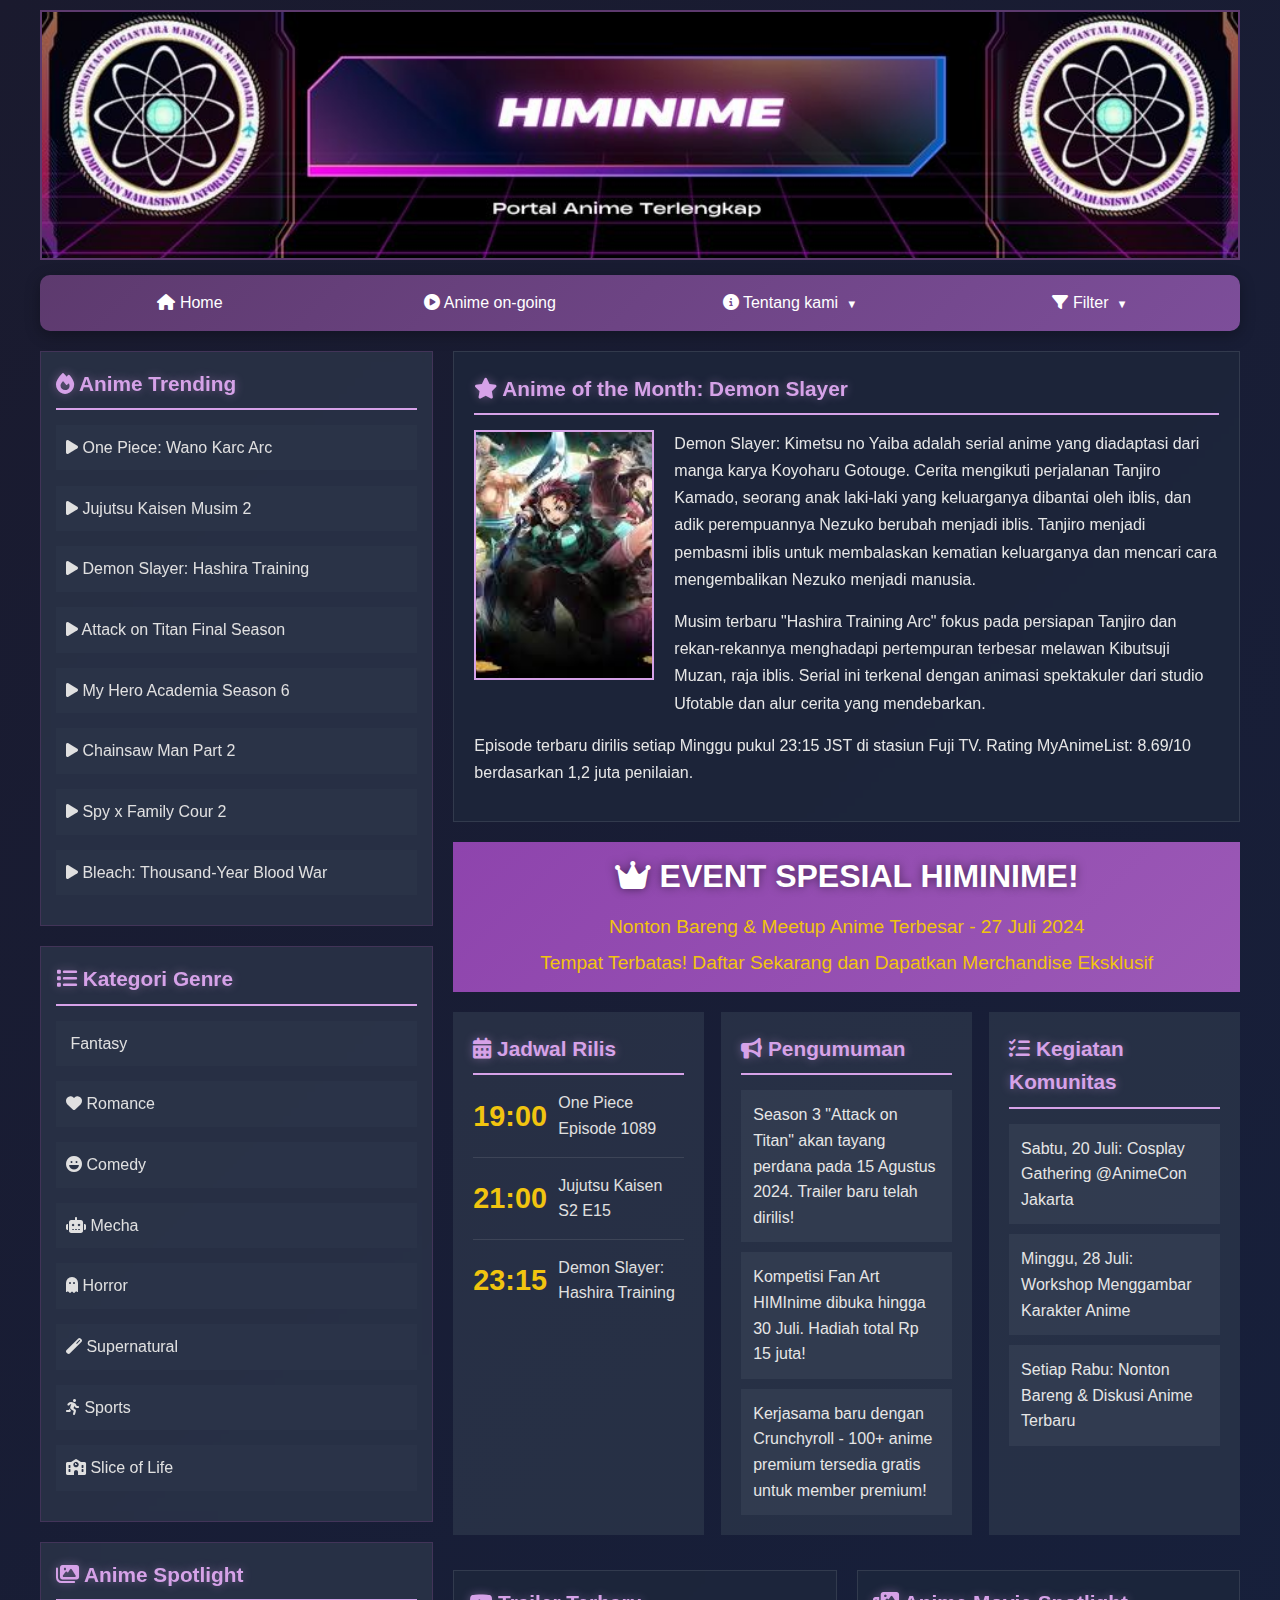
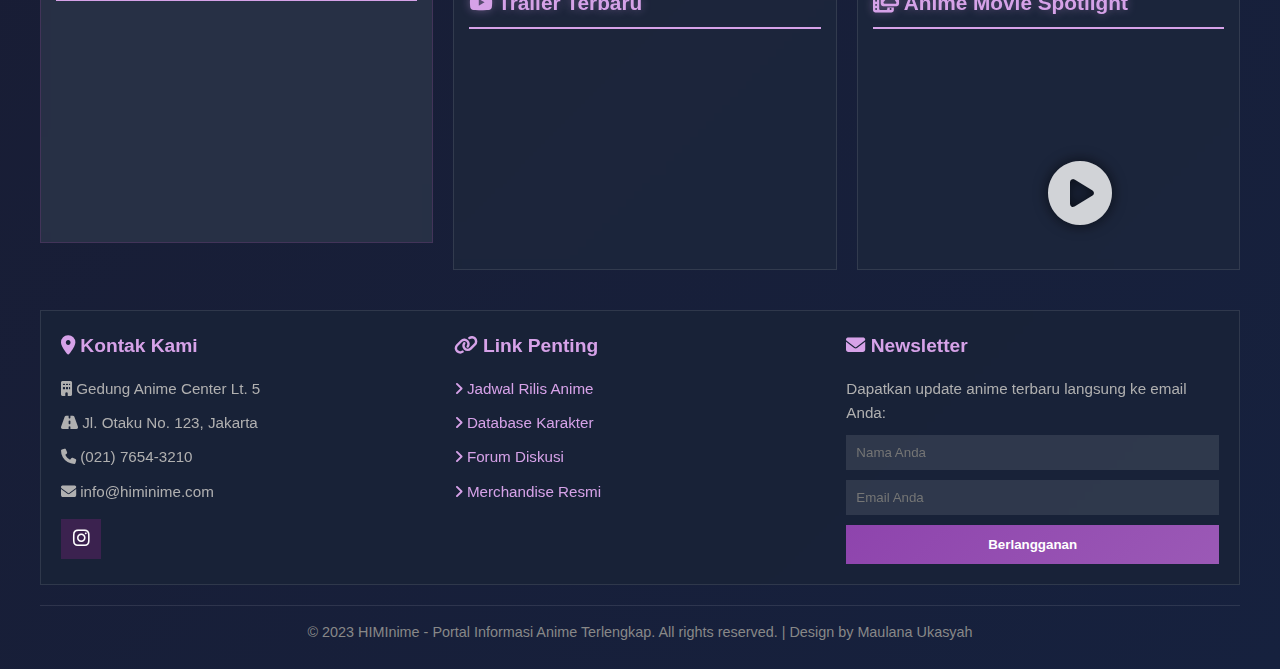
<file: index.html>
<!DOCTYPE html>
<html lang="id">
<head>
    <meta charset="UTF-8">
    <meta name="viewport" content="width=device-width, initial-scale=1.0">
    <title>HIMInime - Portal Anime Terlengkap</title>
    <link rel="stylesheet" href="https://cdnjs.cloudflare.com/ajax/libs/font-awesome/6.4.0/css/all.min.css">
    <link rel="stylesheet" href="style.css">
</head>
<body>
    <div id="wrap">
        <div id="header">
            <img src="/Image/HIMInime.jpg" alt="HIMInime - Portal Anime Terbaik">
        </div><!--header-->
        
        <div id="menu">
            <ul>
                <li><a href="#"><span><i class="fas fa-home"></i> Home</span></a></li>
                <li><a href="/anime on-going/ongoing.html"><span><i class="fas fa-play-circle"></i> Anime on-going</span></a></li>
                <li><a href="#"><span><i class="fas fa-info-circle"></i> Tentang kami</span></a>
                    <ul>
                        <li><a href="/berita/berita.html"><span><i class="fas fa-newspaper"></i> Berita anime</span></a></li>
                        <li><a href="/project/project.html"><span><i class="fas fa-project-diagram"></i> Project</span></a></li>
                        <li><a href="/contact/kontak.html"><span><i class="fas fa-envelope"></i> Contact</span></a></li>
                    </ul>
                </li>
                <li><a href="#"><span><i class="fas fa-filter"></i> Filter</span></a>
                    <ul>
                        <li><a href="/genre/genre.html"><span><i class="fas fa-tags"></i> Genre</span></a></li>
                        <li><a href="/tahun/tahun.html"><span><i class="fas fa-calendar"></i> Tahun</span></a></li>
                    </ul>
                </li>            
            </ul>
        </div><!--menu-->

        <div class="main-content">
            <div id="left">
                <div id="top-left" class="box-section">
                    <div id="title">
                        <i class="fas fa-fire"></i> Anime Trending
                    </div><!--title-->
                    <div id="content-tl">
                        <ul>
                            <li><a href="https://one-piece.com/index.html?utm_source=chatgpt.com"><i class="fas fa-play"></i> One Piece: Wano Karc Arc</a></li>
                            <li><a href="https://jujutsukaisen.jp/?utm_source=chatgpt.com"><i class="fas fa-play"></i> Jujutsu Kaisen Musim 2</a></li>
                            <li><a href="https://demonslayer-anime.com/?utm_source=chatgpt.com"><i class="fas fa-play"></i> Demon Slayer: Hashira Training</a></li>
                            <li><a href="https://www.reddit.com/r/attackontitan/comments/1jo0k2i/attack_on_titan_launches_new_official_website/?utm_source=chatgpt.com"><i class="fas fa-play"></i> Attack on Titan Final Season</a></li>
                            <li><a href="https://heroaca.com/?utm_source=chatgpt.com"><i class="fas fa-play"></i> My Hero Academia Season 6</a></li>
                            <li><a href="https://chainsawman.dog/?utm_source=chatgpt.com"><i class="fas fa-play"></i> Chainsaw Man Part 2</a></li>
                            <li><a href="https://spy-family.net/?utm_source=chatgpt.com"><i class="fas fa-play"></i> Spy x Family Cour 2</a></li>
                            <li><a href="https://bleach-anime.com/?utm_source=chatgpt.com"><i class="fas fa-play"></i> Bleach: Thousand-Year Blood War</a></li>
                        </ul>
                    </div><!--content-tl-->
                </div><!--top-left-->
                
                <div id="midle-left" class="box-section">
                    <div id="title">
                        <i class="fas fa-list"></i> Kategori Genre
                    </div><!--title-->
                    <div id="content-tl">
                        <ul>
                            <li><a href="#"><i class="fas fa-fantasy-flight"></i> Fantasy</a></li>
                            <li><a href="#"><i class="fas fa-heart"></i> Romance</a></li>
                            <li><a href="#"><i class="fas fa-laugh"></i> Comedy</a></li>
                            <li><a href="#"><i class="fas fa-robot"></i> Mecha</a></li>
                            <li><a href="#"><i class="fas fa-ghost"></i> Horror</a></li>
                            <li><a href="#"><i class="fas fa-magic"></i> Supernatural</a></li>
                            <li><a href="#"><i class="fas fa-running"></i> Sports</a></li>
                            <li><a href="#"><i class="fas fa-school"></i> Slice of Life</a></li>
                        </ul>
                    </div><!--content-tl-->
                </div><!--top-left-->
                
                <div id="bottom-left" class="box-section floating">
                    <div id="title">
                        <i class="fas fa-images"></i> Anime Spotlight
                    </div><!--title-->
                    <div id="content-tl">
                        <iframe width="350" height="200" src="https://www.youtube.com/embed/F31mdzcW13w?si=GiUI7X5fhnm3kKSB" title="YouTube video player" frameborder="0" allow="accelerometer; autoplay; clipboard-write; encrypted-media; gyroscope; picture-in-picture; web-share" referrerpolicy="strict-origin-when-cross-origin" allowfullscreen></iframe>
                    </div><!--content-tl-->
                </div><!--top-left-->
            </div><!--left-->
            
            <div id="right">
                <div id="top-right" class="box-section">
                    <div id="title">
                        <i class="fas fa-star"></i> Anime of the Month: Demon Slayer
                    </div>
                    <img src="/Image/kimetsu berita.jpeg" alt="Demon Slayer">
                    <p>Demon Slayer: Kimetsu no Yaiba adalah serial anime yang diadaptasi dari manga karya Koyoharu Gotouge. Cerita mengikuti perjalanan Tanjiro Kamado, seorang anak laki-laki yang keluarganya dibantai oleh iblis, dan adik perempuannya Nezuko berubah menjadi iblis. Tanjiro menjadi pembasmi iblis untuk membalaskan kematian keluarganya dan mencari cara mengembalikan Nezuko menjadi manusia.</p>
                    <p>Musim terbaru "Hashira Training Arc" fokus pada persiapan Tanjiro dan rekan-rekannya menghadapi pertempuran terbesar melawan Kibutsuji Muzan, raja iblis. Serial ini terkenal dengan animasi spektakuler dari studio Ufotable dan alur cerita yang mendebarkan.</p>
                    <p>Episode terbaru dirilis setiap Minggu pukul 23:15 JST di stasiun Fuji TV. Rating MyAnimeList: 8.69/10 berdasarkan 1,2 juta penilaian.</p>
                </div><!--top-right-->
                
                <div id="banner">
                    <div class="banner-content">
                        <h2><i class="fas fa-crown"></i> EVENT SPESIAL HIMINIME!</h2>
                        <p>Nonton Bareng & Meetup Anime Terbesar - 27 Juli 2024</p>
                        <p>Tempat Terbatas! Daftar Sekarang dan Dapatkan Merchandise Eksklusif</p>
                    </div>
                </div><!--banner-->
                
                <div class="grid-section">
                    <div class="grid-item">
                        <div id="title">
                            <i class="fas fa-calendar-alt"></i> Jadwal Rilis
                        </div>
                        <div class="jadwal-item">
                            <h1>19:00</h1>
                            <span><a href="#">One Piece Episode 1089</a></span>
                        </div>
                        <div class="jadwal-item">
                            <h1>21:00</h1>
                            <span><a href="#">Jujutsu Kaisen S2 E15</a></span>
                        </div>
                        <div class="jadwal-item">
                            <h1>23:15</h1>
                            <span><a href="#">Demon Slayer: Hashira Training</a></span>
                        </div>
                    </div>
                    
                    <div class="grid-item">
                        <div id="title">
                            <i class="fas fa-bullhorn"></i> Pengumuman
                        </div>
                        <div class="kegiatan-item">
                            <p>Season 3 "Attack on Titan" akan tayang perdana pada 15 Agustus 2024. Trailer baru telah dirilis!</p>
                        </div>
                        <div class="kegiatan-item">
                            <p>Kompetisi Fan Art HIMInime dibuka hingga 30 Juli. Hadiah total Rp 15 juta!</p>
                        </div>
                        <div class="kegiatan-item">
                            <p>Kerjasama baru dengan Crunchyroll - 100+ anime premium tersedia gratis untuk member premium!</p>
                        </div>
                    </div>
                    
                    <div class="grid-item">
                        <div id="title">
                            <i class="fas fa-tasks"></i> Kegiatan Komunitas
                        </div>
                        <div class="kegiatan-item">
                            <p>Sabtu, 20 Juli: Cosplay Gathering @AnimeCon Jakarta</p>
                        </div>
                        <div class="kegiatan-item">
                            <p>Minggu, 28 Juli: Workshop Menggambar Karakter Anime</p>
                        </div>
                        <div class="kegiatan-item">
                            <p>Setiap Rabu: Nonton Bareng & Diskusi Anime Terbaru</p>
                        </div>
                    </div>
                </div>
                
                <div class="bottom-content">
                    <div class="bottom-item">
                        <div id="title">
                            <i class="fab fa-youtube"></i> Trailer Terbaru
                        </div>
                        <iframe src="https://www.youtube.com/embed/VQGCKyvzIM4" title="Jujutsu Kaisen Trailer" allowfullscreen></iframe>
                    </div>
                    
                    <div class="bottom-item">
                        <div id="title">
                            <i class="fas fa-photo-video"></i> Anime Movie Spotlight
                        </div>
                        <div class="video-container">
                           <iframe width="350" height="200" src="https://www.youtube.com/embed/uXr9Ha9qRHE?si=ZjCrXdvlyeaPJ13T" title="YouTube video player" frameborder="0" allow="accelerometer; autoplay; clipboard-write; encrypted-media; gyroscope; picture-in-picture; web-share" referrerpolicy="strict-origin-when-cross-origin" allowfullscreen></iframe>
                            <div class="play-icon">
                                <i class="fas fa-play-circle"></i>
                            </div>
                        </div>
                    </div>
                </div>
            </div><!--right-->
        </div><!--main-content-->
        
        <div id="footer">
            <div class="footer-section">
                <h3><i class="fas fa-map-marker-alt"></i> Kontak Kami</h3>
                <p><i class="fas fa-building"></i> Gedung Anime Center Lt. 5</p>
                <p><i class="fas fa-road"></i> Jl. Otaku No. 123, Jakarta</p>
                <p><i class="fas fa-phone"></i> (021) 7654-3210</p>
                <p><i class="fas fa-envelope"></i> info@himinime.com</p>
                <div class="social-links">
                    <a href="https://www.instagram.com/saare.___/"><i class="fab fa-instagram"></i></a>
                </div>
            </div>
            
            <div class="footer-section">
                <h3><i class="fas fa-link"></i> Link Penting</h3>
                <p><a href="/jadwal rilis anime/jadwal.html"><i class="fas fa-angle-right"></i> Jadwal Rilis Anime</a></p>
                <p><a href="/database karakter/database.html"><i class="fas fa-angle-right"></i> Database Karakter</a></p>
                <p><a href="/forun diskusi/diskusi.html"><i class="fas fa-angle-right"></i> Forum Diskusi</a></p>
                <p><a href="/merchandise resmi/merchandise.html"><i class="fas fa-angle-right"></i> Merchandise Resmi</a></p>
            </div>
            
            <div class="footer-section">
                <h3><i class="fas fa-envelope"></i> Newsletter</h3>
                <p>Dapatkan update anime terbaru langsung ke email Anda:</p>
                <form>
                    <input type="text" placeholder="Nama Anda">
                    <input type="email" placeholder="Email Anda">
                    <button type="submit">Berlangganan</button>
                </form>
            </div>
        </div>
        
        <div class="copyright">
            &copy; 2023 HIMInime - Portal Informasi Anime Terlengkap. All rights reserved. | Design by Maulana Ukasyah
        </div>
    </div><!--wrap-->
</body>
</html>
</file>
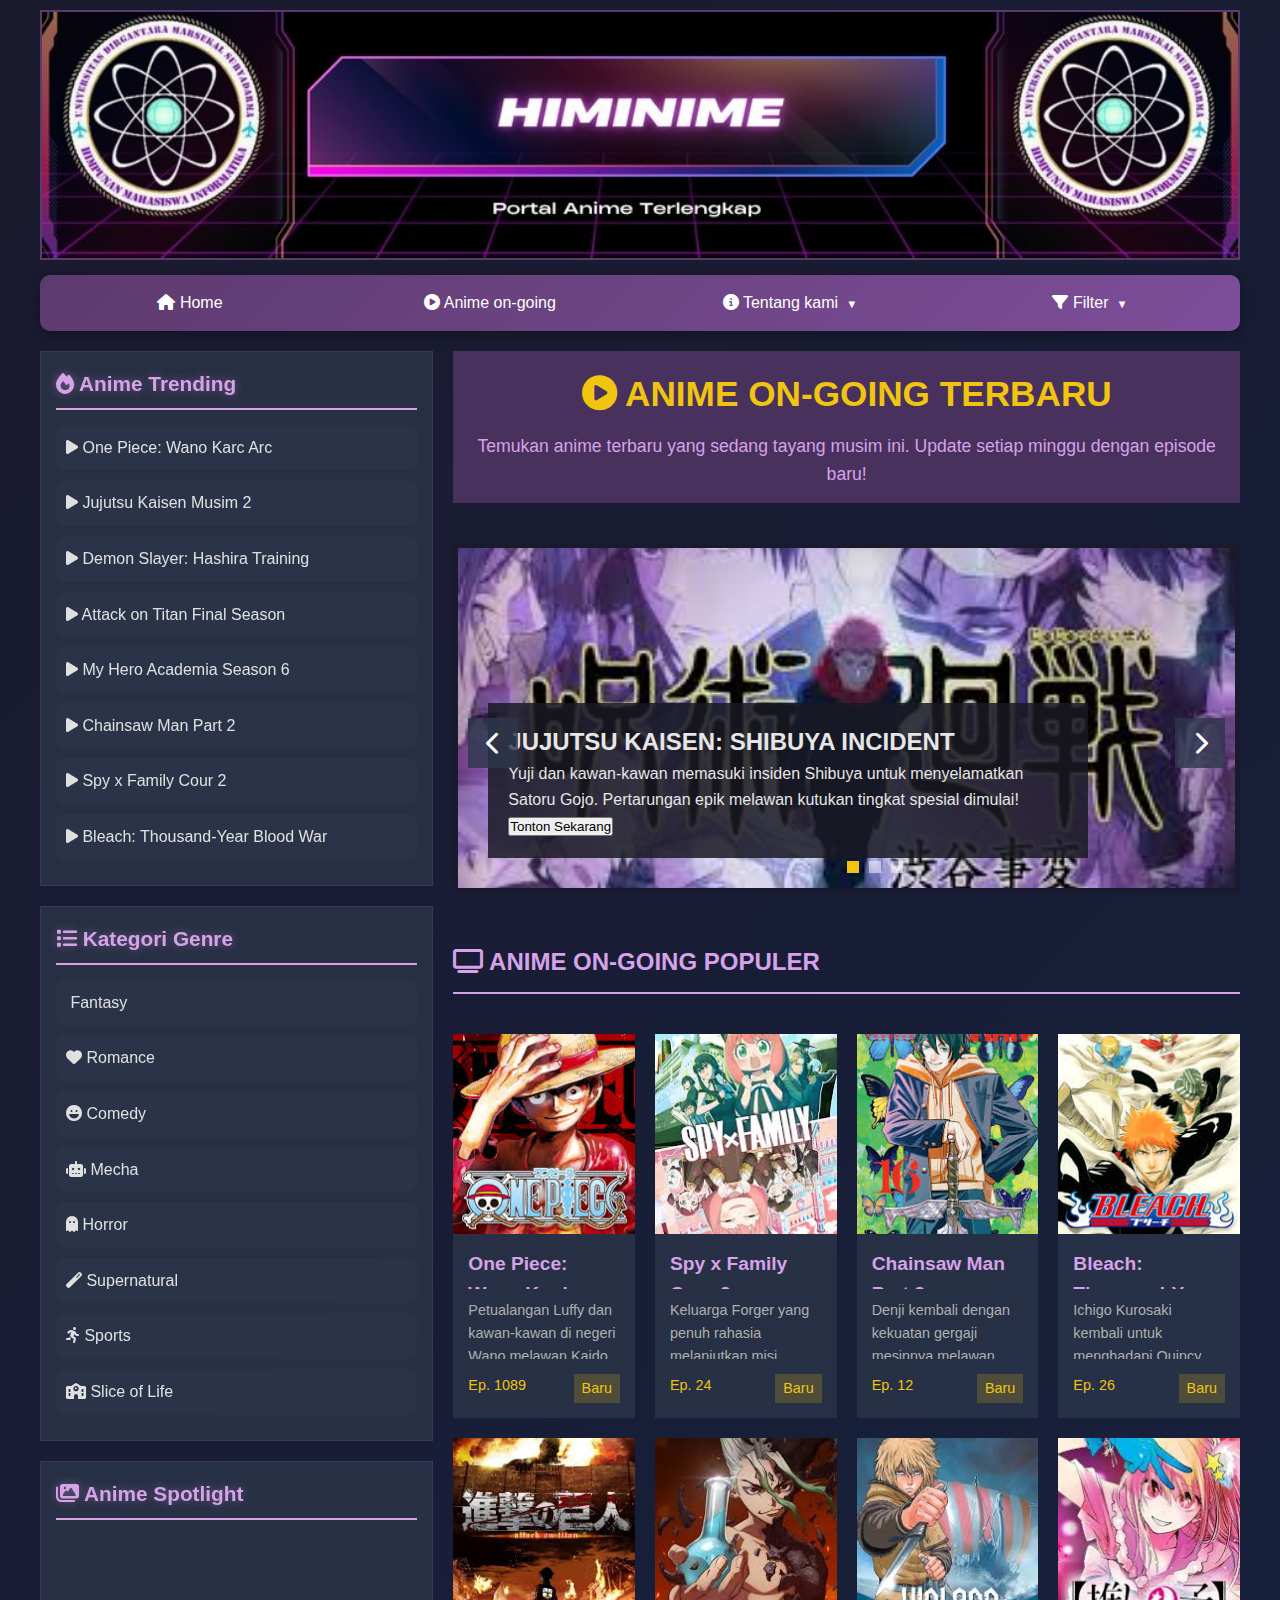
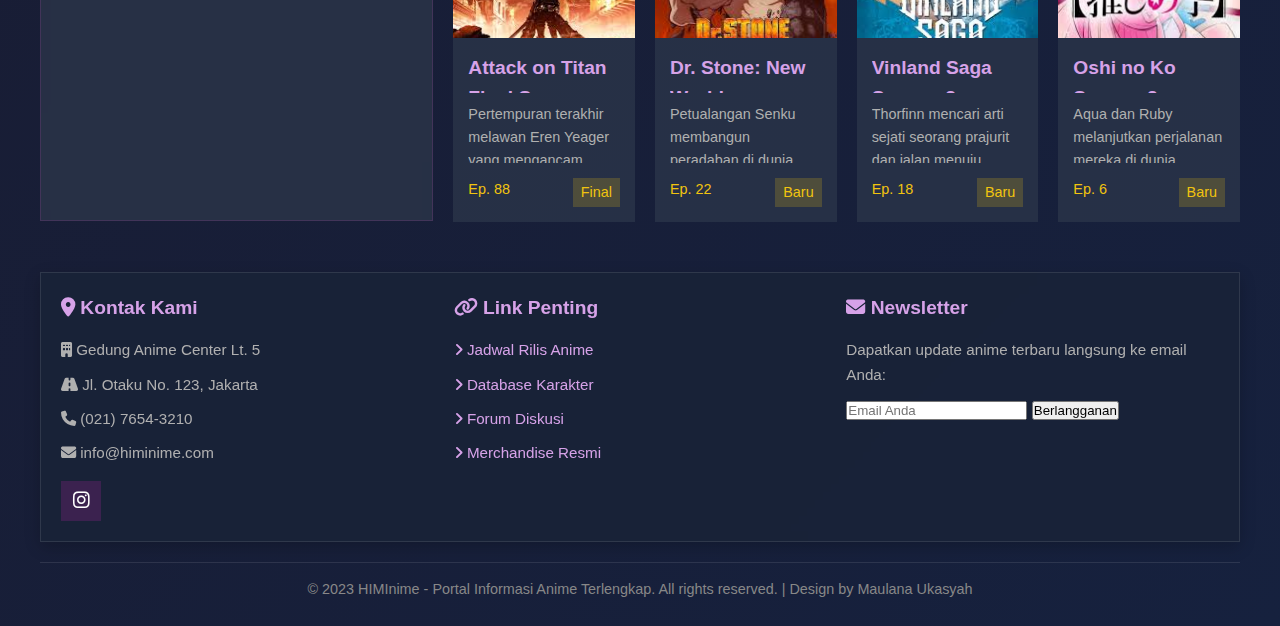
<file: anime on-going/ongoing.html>
<!DOCTYPE html>
<html lang="id">
<head>
    <meta charset="UTF-8">
    <meta name="viewport" content="width=device-width, initial-scale=1.0">
    <title>Anime Ongoing - HIMInime</title>
    <link rel="stylesheet" href="https://cdnjs.cloudflare.com/ajax/libs/font-awesome/6.4.0/css/all.min.css">
    <link rel="stylesheet" href="ongoing.css">
</head>
<body>
    <div id="wrap">
        <div id="header">
            <img src="/Image/HIMInime.jpg" alt="HIMInime - Portal Anime Terbaik">
        </div>
        
        <div id="menu">
            <ul>
                <li><a href="/beranda/index.html"><span><i class="fas fa-home"></i> Home</span></a></li>
                <li><a href="#" class="active"><span><i class="fas fa-play-circle"></i> Anime on-going</span></a></li>
                <li>
                    <a href="#"><span><i class="fas fa-info-circle"></i> Tentang kami</span></a>
                    <ul>
                        <li><a href="/berita/berita.html"><span><i class="fas fa-newspaper"></i> Berita Anime</span></a></li>
                        <li><a href="/project/project.html"><span><i class="fas fa-project-diagram"></i> Project</span></a></li>
                        <li><a href="/contact/kontak.html"><span><i class="fas fa-envelope"></i> Kontak</span></a></li>
                    </ul>
                </li>
                <li>
                    <a href="#"><span><i class="fas fa-filter"></i> Filter</span></a>
                    <ul>
                        <li><a href="/genre/genre.html"><span><i class="fas fa-tags"></i> Genre</span></a></li>
                        <li><a href="/tahun/tahun.html"><span><i class="fas fa-calendar"></i> Tahun</span></a></li>
                    </ul>
                </li>            
            </ul>
        </div>

        <div class="main-content">
            <div id="left">
                <div id="top-left" class="box-section">
                    <div id="title">
                        <i class="fas fa-fire"></i> Anime Trending
                    </div>
                    <div id="content-tl">
                        <ul>
                            <li><a href="https://one-piece.com/index.html?utm_source=chatgpt.com"><i class="fas fa-play"></i> One Piece: Wano Karc Arc</a></li>
                            <li><a href="https://jujutsukaisen.jp/?utm_source=chatgpt.com"><i class="fas fa-play"></i> Jujutsu Kaisen Musim 2</a></li>
                            <li><a href="https://demonslayer-anime.com/?utm_source=chatgpt.com"><i class="fas fa-play"></i> Demon Slayer: Hashira Training</a></li>
                            <li><a href="https://www.reddit.com/r/attackontitan/comments/1jo0k2i/attack_on_titan_launches_new_official_website/?utm_source=chatgpt.com"><i class="fas fa-play"></i> Attack on Titan Final Season</a></li>
                            <li><a href="https://heroaca.com/?utm_source=chatgpt.com"><i class="fas fa-play"></i> My Hero Academia Season 6</a></li>
                            <li><a href="https://chainsawman.dog/?utm_source=chatgpt.com"><i class="fas fa-play"></i> Chainsaw Man Part 2</a></li>
                            <li><a href="https://spy-family.net/?utm_source=chatgpt.com"><i class="fas fa-play"></i> Spy x Family Cour 2</a></li>
                            <li><a href="https://bleach-anime.com/?utm_source=chatgpt.com"><i class="fas fa-play"></i> Bleach: Thousand-Year Blood War</a></li>
                        </ul>
                    </div>
                </div>
                
                <div id="midle-left" class="box-section">
                    <div id="title">
                        <i class="fas fa-list"></i> Kategori Genre
                    </div>
                    <div id="content-tl">
                        <ul>
                            <li><a href="#"><i class="fas fa-fantasy-flight"></i> Fantasy</a></li>
                            <li><a href="#"><i class="fas fa-heart"></i> Romance</a></li>
                            <li><a href="#"><i class="fas fa-laugh"></i> Comedy</a></li>
                            <li><a href="#"><i class="fas fa-robot"></i> Mecha</a></li>
                            <li><a href="#"><i class="fas fa-ghost"></i> Horror</a></li>
                            <li><a href="#"><i class="fas fa-magic"></i> Supernatural</a></li>
                            <li><a href="#"><i class="fas fa-running"></i> Sports</a></li>
                            <li><a href="#"><i class="fas fa-school"></i> Slice of Life</a></li>
                        </ul>
                    </div>
                </div>
                
                <div id="bottom-left" class="box-section floating">
                    <div id="title">
                        <i class="fas fa-images"></i> Anime Spotlight
                    </div>
                    <div id="content-tl">
                     <iframe width="350" height="270" src="https://www.youtube.com/embed/YvGSK8mIlt8?si=3q06Q4aAhonwNfKm" title="YouTube video player" frameborder="0" allow="accelerometer; autoplay; clipboard-write; encrypted-media; gyroscope; picture-in-picture; web-share" referrerpolicy="strict-origin-when-cross-origin" allowfullscreen></iframe>
                    </div>
                </div>
            </div>
            
            <div id="right">
                <div class="ongoing-header">
                    <h1><i class="fas fa-play-circle"></i> ANIME ON-GOING TERBARU</h1>
                    <p>Temukan anime terbaru yang sedang tayang musim ini. Update setiap minggu dengan episode baru!</p>
                </div>
                
                <input type="radio" name="carousel" id="slide1" checked>
                <input type="radio" name="carousel" id="slide2">
                <input type="radio" name="carousel" id="slide3">
                
                <div class="carousel-container">
                    <div class="carousel">
                        <div class="carousel-slide">
                            <div class="carousel-info">
                                <h2>JUJUTSU KAISEN: SHIBUYA INCIDENT</h2>
                                <p>Yuji dan kawan-kawan memasuki insiden Shibuya untuk menyelamatkan Satoru Gojo. Pertarungan epik melawan kutukan tingkat spesial dimulai!</p>
                                <button class="carousel-btn">Tonton Sekarang</button>
                            </div>
                        </div>
                        
                        <div class="carousel-slide">
                            <div class="carousel-info">
                                <h2>DEMON SLAYER: HASHIRA TRAINING ARC</h2>
                                <p>Tanjiro mengikuti pelatihan intensif bersama para Hashira untuk mempersiapkan pertarungan terakhir melawan Muzan Kibutsuji.</p>
                                <button class="carousel-btn">Tonton Sekarang</button>
                            </div>
                        </div>
                        
                        <div class="carousel-slide">
                            <div class="carousel-info">
                                <h2>MY HERO ACADEMIA SEASON 7</h2>
                                <p>Musim terakhir My Hero Academia dimulai! Pertarungan terakhir antara pahlawan dan pasukan All For One mencapai klimaksnya.</p>
                                <button class="carousel-btn">Tonton Sekarang</button>
                            </div>
                        </div>
                    </div>
                    
                    <div class="carousel-controls">
                        <label for="slide1" class="carousel-btn-prev"><i class="fas fa-chevron-left"></i></label>
                        <label for="slide3" class="carousel-btn-next"><i class="fas fa-chevron-right"></i></label>
                    </div>
                    
                    <div class="carousel-indicators">
                        <label for="slide1" class="indicator"></label>
                        <label for="slide2" class="indicator"></label>
                        <label for="slide3" class="indicator"></label>
                    </div>
                </div>
                
                <h2 class="title" style="color: #d6a2e8; margin-bottom: 20px; padding-bottom: 10px; border-bottom: 2px solid #d6a2e8;">
                    <i class="fas fa-tv"></i> ANIME ON-GOING POPULER
                </h2>
                
                <div class="anime-cards-container">
                    <div class="anime-card">
                        <div class="anime-card-img">
                            <img src="/Image/wanpis.jpeg" alt="One Piece">
                        </div>
                        <div class="anime-card-content">
                            <h3>One Piece: Wano Kuni</h3>
                            <p>Petualangan Luffy dan kawan-kawan di negeri Wano melawan Kaido dan Orochi.</p>
                            <div class="anime-card-info">
                                <span>Ep. 1089</span>
                                <span class="anime-card-episode">Baru</span>
                            </div>
                        </div>
                    </div>
                    
                    <div class="anime-card">
                        <div class="anime-card-img">
                            <img src="/Image/anyaa.jpeg" alt="Spy x Family">
                        </div>
                        <div class="anime-card-content">
                            <h3>Spy x Family Cour 2</h3>
                            <p>Keluarga Forger yang penuh rahasia melanjutkan misi mereka menjaga perdamaian.</p>
                            <div class="anime-card-info">
                                <span>Ep. 24</span>
                                <span class="anime-card-episode">Baru</span>
                            </div>
                        </div>
                    </div>
                    
                    <div class="anime-card">
                        <div class="anime-card-img">
                            <img src="/Image/makima.jpeg" alt="Chainsaw Man">
                        </div>
                        <div class="anime-card-content">
                            <h3>Chainsaw Man Part 2</h3>
                            <p>Denji kembali dengan kekuatan gergaji mesinnya melawan setan yang lebih kuat.</p>
                            <div class="anime-card-info">
                                <span>Ep. 12</span>
                                <span class="anime-card-episode">Baru</span>
                            </div>
                        </div>
                    </div>
                    
                    <div class="anime-card">
                        <div class="anime-card-img">
                            <img src="/Image/blich.jpeg" alt="Bleach">
                        </div>
                        <div class="anime-card-content">
                            <h3>Bleach: Thousand-Year Blood War</h3>
                            <p>Ichigo Kurosaki kembali untuk menghadapi Quincy terkuat, Yhwach.</p>
                            <div class="anime-card-info">
                                <span>Ep. 26</span>
                                <span class="anime-card-episode">Baru</span>
                            </div>
                        </div>
                    </div>
                    
                    <div class="anime-card">
                        <div class="anime-card-img">
                            <img src="/Image/eren.jpeg" alt="Attack on Titan">
                        </div>
                        <div class="anime-card-content">
                            <h3>Attack on Titan Final Season</h3>
                            <p>Pertempuran terakhir melawan Eren Yeager yang mengancam dunia.</p>
                            <div class="anime-card-info">
                                <span>Ep. 88</span>
                                <span class="anime-card-episode">Final</span>
                            </div>
                        </div>
                    </div>
                    
                    <div class="anime-card">
                        <div class="anime-card-img">
                            <img src="/Image/senku.jpeg" alt="Dr. Stone">
                        </div>
                        <div class="anime-card-content">
                            <h3>Dr. Stone: New World</h3>
                            <p>Petualangan Senku membangun peradaban di dunia yang membatu.</p>
                            <div class="anime-card-info">
                                <span>Ep. 22</span>
                                <span class="anime-card-episode">Baru</span>
                            </div>
                        </div>
                    </div>
                    
                    <div class="anime-card">
                        <div class="anime-card-img">
                            <img src="/Image/saga.jpeg" alt="Vinland Saga">
                        </div>
                        <div class="anime-card-content">
                            <h3>Vinland Saga Season 2</h3>
                            <p>Thorfinn mencari arti sejati seorang prajurit dan jalan menuju Vinland.</p>
                            <div class="anime-card-info">
                                <span>Ep. 18</span>
                                <span class="anime-card-episode">Baru</span>
                            </div>
                        </div>
                    </div>
                    
                    <div class="anime-card">
                        <div class="anime-card-img">
                            <img src="/Image/ai.jpeg" alt="Oshi no Ko">
                        </div>
                        <div class="anime-card-content">
                            <h3>Oshi no Ko Season 2</h3>
                            <p>Aqua dan Ruby melanjutkan perjalanan mereka di dunia hiburan yang keras.</p>
                            <div class="anime-card-info">
                                <span>Ep. 6</span>
                                <span class="anime-card-episode">Baru</span>
                            </div>
                        </div>
                    </div>
                </div>
            </div>
        </div>
        
        <div id="footer">
            <div class="footer-section">
                <h3><i class="fas fa-map-marker-alt"></i> Kontak Kami</h3>
                <p><i class="fas fa-building"></i> Gedung Anime Center Lt. 5</p>
                <p><i class="fas fa-road"></i> Jl. Otaku No. 123, Jakarta</p>
                <p><i class="fas fa-phone"></i> (021) 7654-3210</p>
                <p><i class="fas fa-envelope"></i> info@himinime.com</p>
                <div class="social-links">
                    <a href="https://www.instagram.com/saare.___/"><i class="fab fa-instagram"></i></a>
                </div>
            </div>
            
            <div class="footer-section">
                <h3><i class="fas fa-link"></i> Link Penting</h3>
                <p><a href="/jadwal rilis anime/jadwal.html"><i class="fas fa-angle-right"></i> Jadwal Rilis Anime</a></p>
                <p><a href="/database karakter/database.html"><i class="fas fa-angle-right"></i> Database Karakter</a></p>
                <p><a href="/forun diskusi/diskusi.html"><i class="fas fa-angle-right"></i> Forum Diskusi</a></p>
                <p><a href="/merchandise resmi/merchandise.html"><i class="fas fa-angle-right"></i> Merchandise Resmi</a></p>
            </div>
            
            <div class="footer-section">
                <h3><i class="fas fa-envelope"></i> Newsletter</h3>
                <p>Dapatkan update anime terbaru langsung ke email Anda:</p>
                <form>
                    <input type="email" placeholder="Email Anda">
                    <button type="submit">Berlangganan</button>
                </form>
            </div>
        </div>
        
        <div class="copyright">
            &copy; 2023 HIMInime - Portal Informasi Anime Terlengkap. All rights reserved. | Design by Maulana Ukasyah
        </div>
    </div>
</body>
</html>
</file>
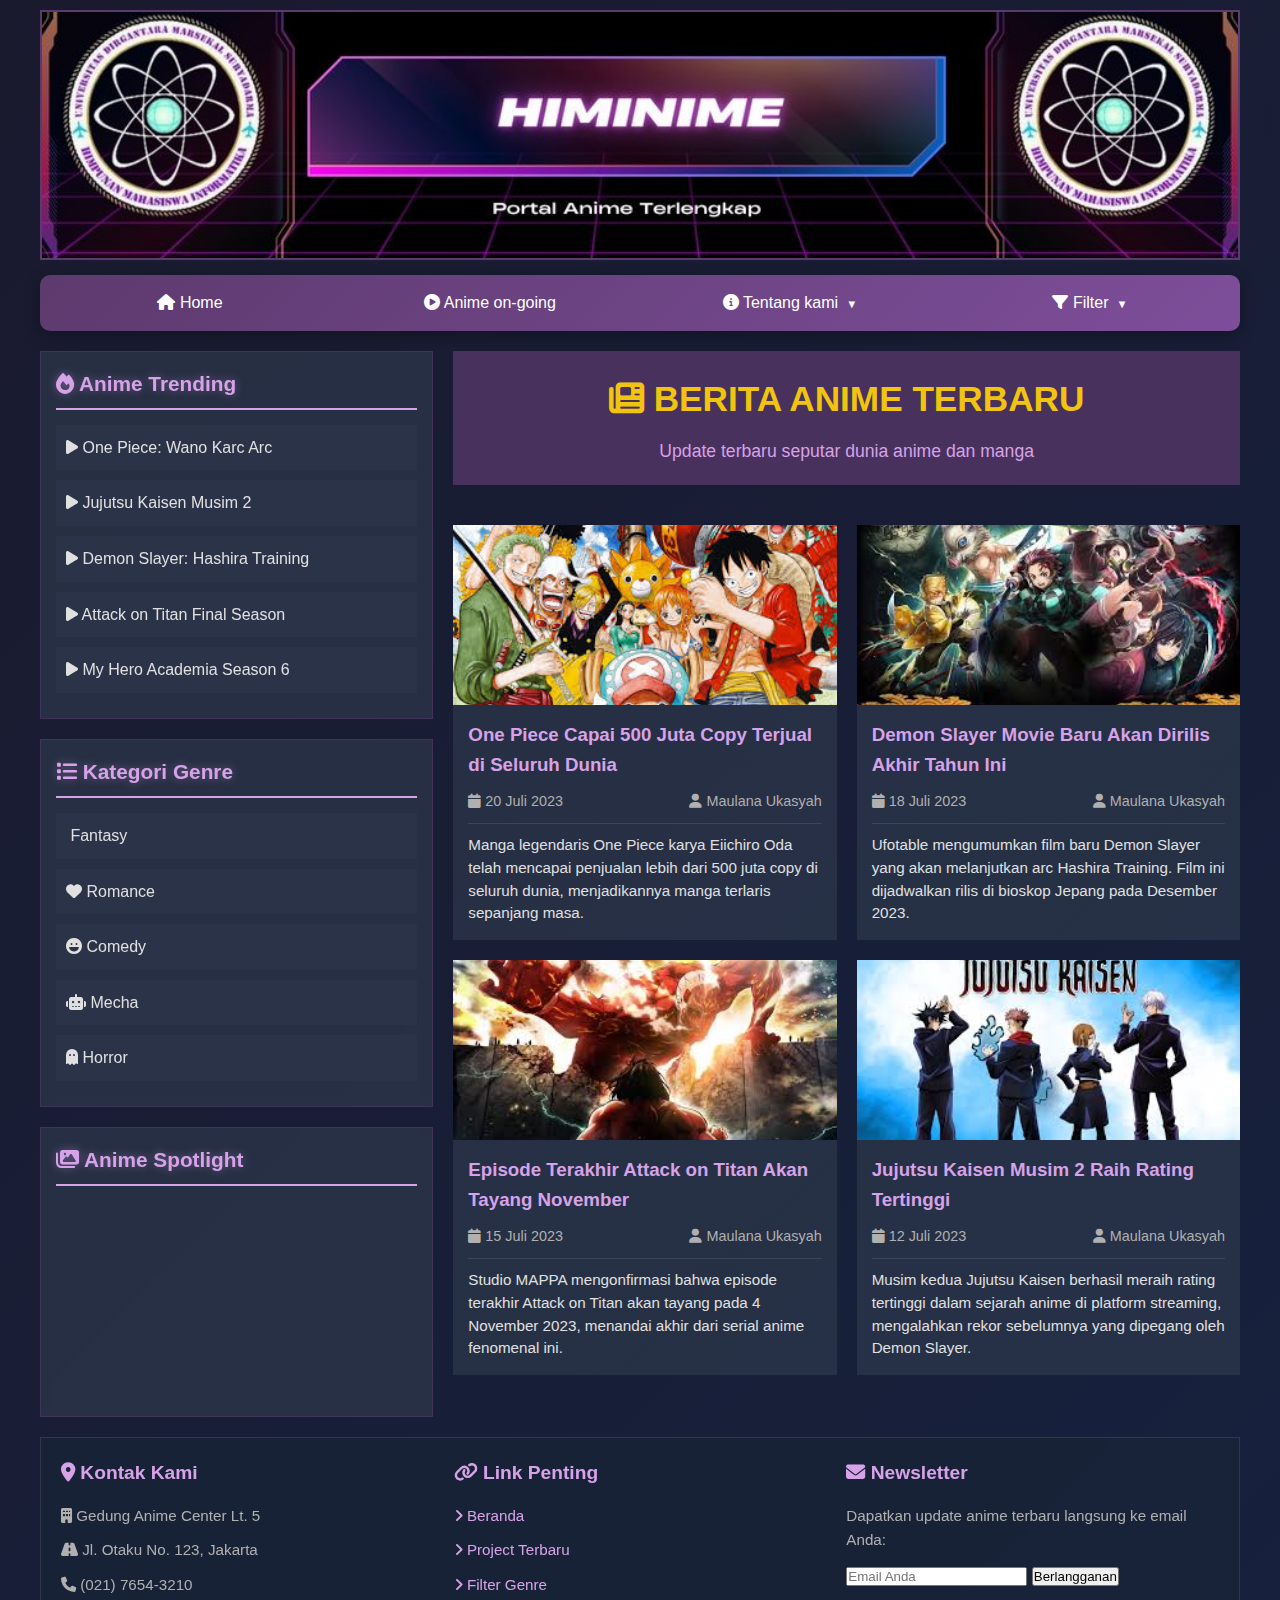
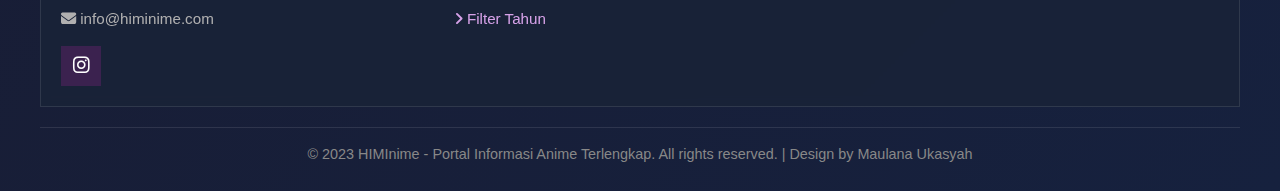
<file: berita/berita.html>
<!-- berita.html -->
<!DOCTYPE html>
<html lang="id">
<head>
    <meta charset="UTF-8">
    <meta name="viewport" content="width=device-width, initial-scale=1.0">
    <title>Berita Anime - HIMInime</title>
    <link rel="stylesheet" href="https://cdnjs.cloudflare.com/ajax/libs/font-awesome/6.4.0/css/all.min.css">
  <link rel="stylesheet" href="berita.css">
</head>
<body>
    <div id="wrap">
        <div id="header">
            <img src="/Image/HIMInime.jpg" alt="HIMInime - Portal Anime Terbaik">
        </div>
        
        <div id="menu">
            <ul>
                <li><a href="/beranda/index.html"><span><i class="fas fa-home"></i> Home</span></a></li>
                <li><a href="/anime on-going/ongoing.html"><span><i class="fas fa-play-circle"></i> Anime on-going</span></a></li>
                <li>
                    <a href="#"><span><i class="fas fa-info-circle"></i> Tentang kami</span></a>
                    <ul>
                        <li><a href="#" class="active"><span><i class="fas fa-newspaper"></i> Berita Anime</span></a></li>
                        <li><a href="/project/project.html"><span><i class="fas fa-project-diagram"></i> Project</span></a></li>
                        <li><a href="/contact/kontak.html"><span><i class="fas fa-envelope"></i> Kontak</span></a></li>
                    </ul>
                </li>
                <li>
                    <a href="#"><span><i class="fas fa-filter"></i> Filter</span></a>
                    <ul>
                        <li><a href="/genre/genre.html"><span><i class="fas fa-tags"></i> Genre</span></a></li>
                        <li><a href="/tahun/tahun.html"><span><i class="fas fa-calendar"></i> Tahun</span></a></li>
                    </ul>
                </li>            
            </ul>
        </div>

        <div class="main-content">
            <div id="left">
                <div id="top-left" class="box-section">
                    <div class="section-title">
                        <i class="fas fa-fire"></i> Anime Trending
                    </div>
                    <div id="content-tl">
                        <ul>
                            <li><a href="https://one-piece.com/index.html?utm_source=chatgpt.com"><i class="fas fa-play"></i> One Piece: Wano Karc Arc</a></li>
                            <li><a href="https://jujutsukaisen.jp/?utm_source=chatgpt.com"><i class="fas fa-play"></i> Jujutsu Kaisen Musim 2</a></li>
                            <li><a href="https://demonslayer-anime.com/?utm_source=chatgpt.com"><i class="fas fa-play"></i> Demon Slayer: Hashira Training</a></li>
                            <li><a href="https://www.reddit.com/r/attackontitan/comments/1jo0k2i/attack_on_titan_launches_new_official_website/?utm_source=chatgpt.com"><i class="fas fa-play"></i> Attack on Titan Final Season</a></li>
                            <li><a href="https://heroaca.com/?utm_source=chatgpt.com"><i class="fas fa-play"></i> My Hero Academia Season 6</a></li>
                        </ul>
                    </div>
                </div>
                
                <div id="midle-left" class="box-section">
                    <div class="section-title">
                        <i class="fas fa-list"></i> Kategori Genre
                    </div>
                    <div id="content-tl">
                        <ul>
                            <li><a href="#"><i class="fas fa-fantasy-flight"></i> Fantasy</a></li>
                            <li><a href="#"><i class="fas fa-heart"></i> Romance</a></li>
                            <li><a href="#"><i class="fas fa-laugh"></i> Comedy</a></li>
                            <li><a href="#"><i class="fas fa-robot"></i> Mecha</a></li>
                            <li><a href="#"><i class="fas fa-ghost"></i> Horror</a></li>
                        </ul>
                    </div>
                </div>
                
                <div id="bottom-left" class="box-section floating">
                    <div class="section-title">
                        <i class="fas fa-images"></i> Anime Spotlight
                    </div>
                    <div id="content-tl">
                      <iframe width="350" height="200" src="https://www.youtube.com/embed/M-3YqJA6UlM?si=v1_NBEZHH4dlAItS" title="YouTube video player" frameborder="0" allow="accelerometer; autoplay; clipboard-write; encrypted-media; gyroscope; picture-in-picture; web-share" referrerpolicy="strict-origin-when-cross-origin" allowfullscreen></iframe>
                    </div>
                </div>
            </div>
            
            <div id="right">
                <div class="page-header">
                    <h1><i class="fas fa-newspaper"></i> BERITA ANIME TERBARU</h1>
                    <p>Update terbaru seputar dunia anime dan manga</p>
                </div>
                
                <div class="berita-container">
                    <div class="berita-item">
                        <div class="berita-img">
                            <img src="/Image/wanpis berita.jpeg" alt="One Piece">
                        </div>
                        <div class="berita-content">
                            <h3>One Piece Capai 500 Juta Copy Terjual di Seluruh Dunia</h3>
                            <div class="berita-meta">
                                <span><i class="fas fa-calendar"></i> 20 Juli 2023</span>
                                <span><i class="fas fa-user"></i> Maulana Ukasyah</span>
                            </div>
                            <p>Manga legendaris One Piece karya Eiichiro Oda telah mencapai penjualan lebih dari 500 juta copy di seluruh dunia, menjadikannya manga terlaris sepanjang masa.</p>
                        </div>
                    </div>
                    
                    <div class="berita-item">
                        <div class="berita-img">
                            <img src="/Image/kimetsu berita.jpeg" alt="Demon Slayer">
                        </div>
                        <div class="berita-content">
                            <h3>Demon Slayer Movie Baru Akan Dirilis Akhir Tahun Ini</h3>
                            <div class="berita-meta">
                                <span><i class="fas fa-calendar"></i> 18 Juli 2023</span>
                                <span><i class="fas fa-user"></i> Maulana Ukasyah</span>
                            </div>
                            <p>Ufotable mengumumkan film baru Demon Slayer yang akan melanjutkan arc Hashira Training. Film ini dijadwalkan rilis di bioskop Jepang pada Desember 2023.</p>
                        </div>
                    </div>
                    
                    <div class="berita-item">
                        <div class="berita-img">
                            <img src="/Image/eren berita.jpeg" alt="Attack on Titan">
                        </div>
                        <div class="berita-content">
                            <h3>Episode Terakhir Attack on Titan Akan Tayang November</h3>
                            <div class="berita-meta">
                                <span><i class="fas fa-calendar"></i> 15 Juli 2023</span>
                                <span><i class="fas fa-user"></i> Maulana Ukasyah</span>
                            </div>
                            <p>Studio MAPPA mengonfirmasi bahwa episode terakhir Attack on Titan akan tayang pada 4 November 2023, menandai akhir dari serial anime fenomenal ini.</p>
                        </div>
                    </div>
                    
                    <div class="berita-item">
                        <div class="berita-img">
                            <img src="/Image/jujutsu berita.jpeg" alt="Jujutsu Kaisen">
                        </div>
                        <div class="berita-content">
                            <h3>Jujutsu Kaisen Musim 2 Raih Rating Tertinggi</h3>
                            <div class="berita-meta">
                                <span><i class="fas fa-calendar"></i> 12 Juli 2023</span>
                                <span><i class="fas fa-user"></i> Maulana Ukasyah</span>
                            </div>
                            <p>Musim kedua Jujutsu Kaisen berhasil meraih rating tertinggi dalam sejarah anime di platform streaming, mengalahkan rekor sebelumnya yang dipegang oleh Demon Slayer.</p>
                        </div>
                    </div>
                </div>
            </div>
        </div>
        
        <div id="footer">
            <div class="footer-section">
                <h3><i class="fas fa-map-marker-alt"></i> Kontak Kami</h3>
                <p><i class="fas fa-building"></i> Gedung Anime Center Lt. 5</p>
                <p><i class="fas fa-road"></i> Jl. Otaku No. 123, Jakarta</p>
                <p><i class="fas fa-phone"></i> (021) 7654-3210</p>
                <p><i class="fas fa-envelope"></i> info@himinime.com</p>
                <div class="social-links">
                    <a href="https://www.instagram.com/saare.___/"><i class="fab fa-instagram"></i></a>
                </div>
            </div>
            
            <div class="footer-section">
                <h3><i class="fas fa-link"></i> Link Penting</h3>
                <p><a href="/beranda/index.html"><i class="fas fa-angle-right"></i> Beranda</a></p>
                <p><a href="/project/project.html"><i class="fas fa-angle-right"></i> Project Terbaru</a></p>
                <p><a href="/genre/genre.html"><i class="fas fa-angle-right"></i> Filter Genre</a></p>
                <p><a href="/tahun/tahun.html"><i class="fas fa-angle-right"></i> Filter Tahun</a></p>
            </div>
            
            <div class="footer-section">
                <h3><i class="fas fa-envelope"></i> Newsletter</h3>
                <p>Dapatkan update anime terbaru langsung ke email Anda:</p>
                <form>
                    <input type="email" placeholder="Email Anda">
                    <button type="submit">Berlangganan</button>
                </form>
            </div>
        </div>
        
        <div class="copyright">
            &copy; 2023 HIMInime - Portal Informasi Anime Terlengkap. All rights reserved. | Design by Maulana Ukasyah
        </div>
    </div>
</body>
</html>
</file>
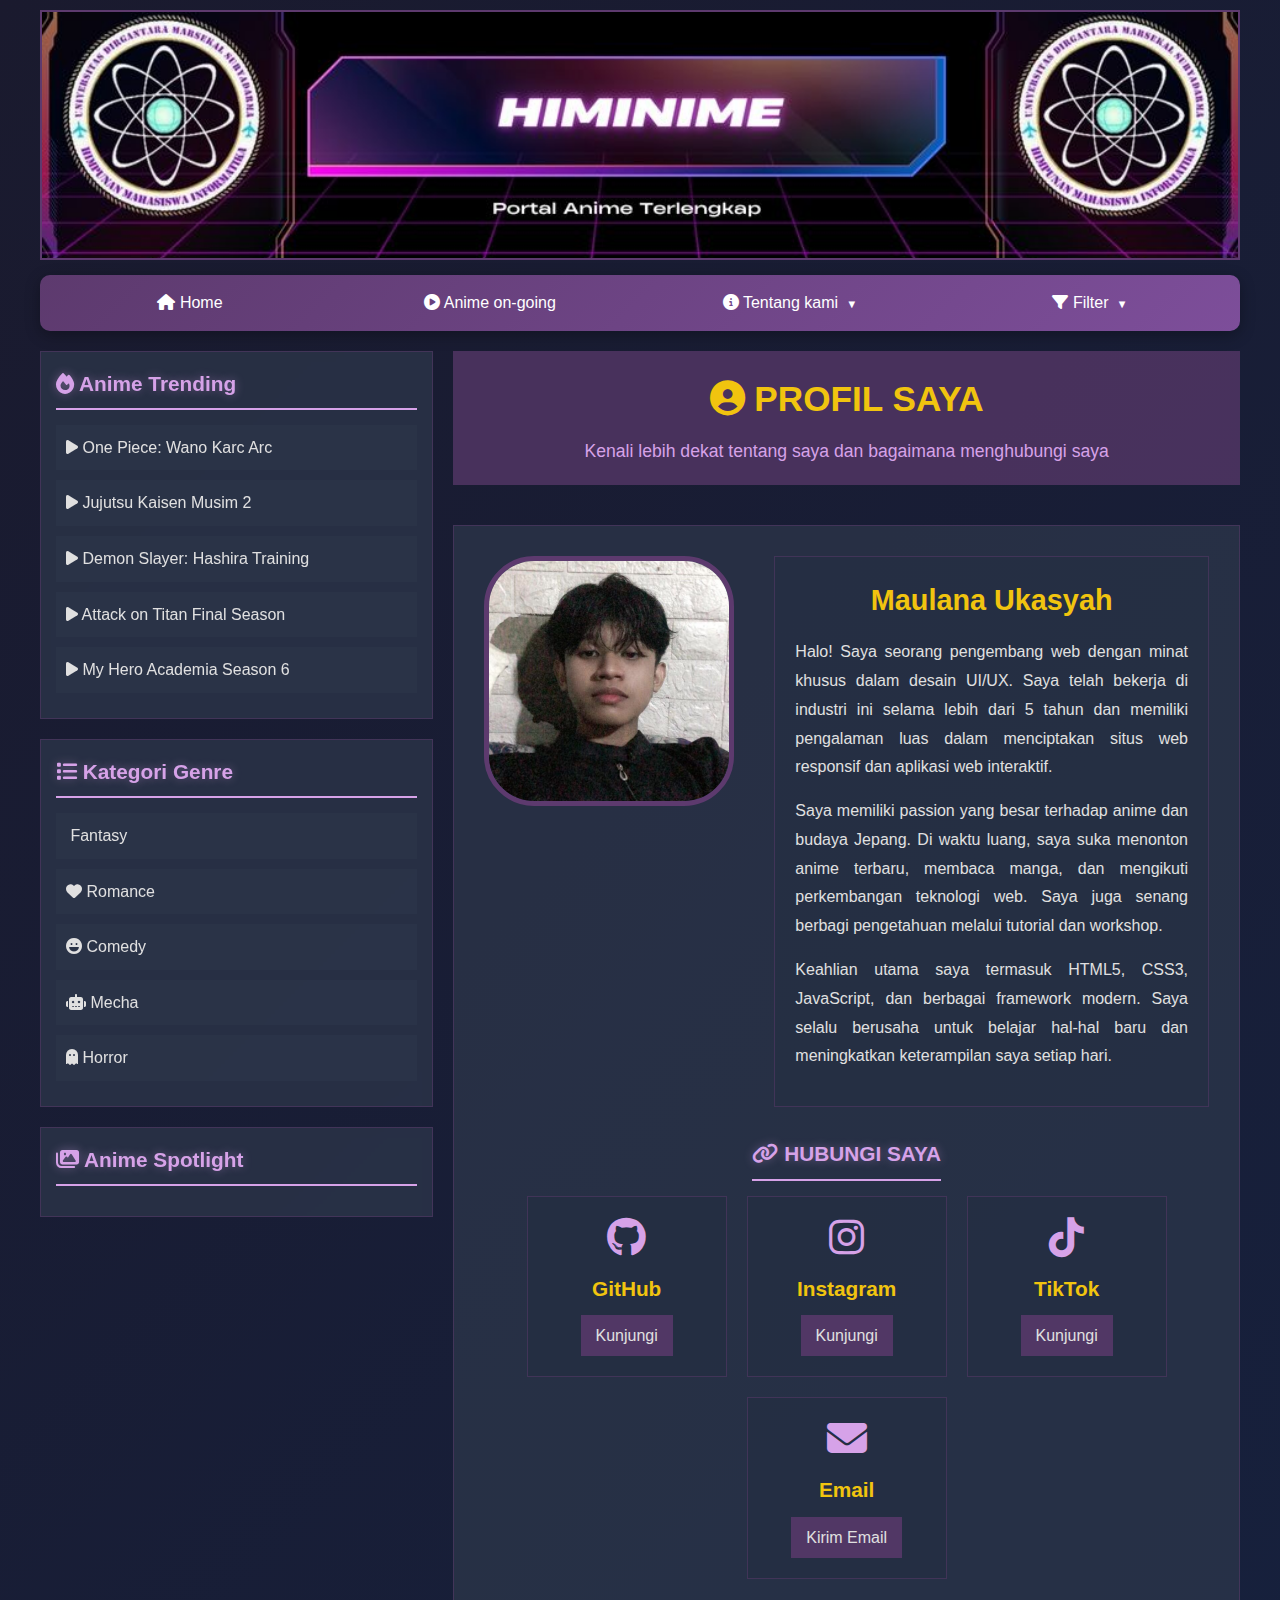
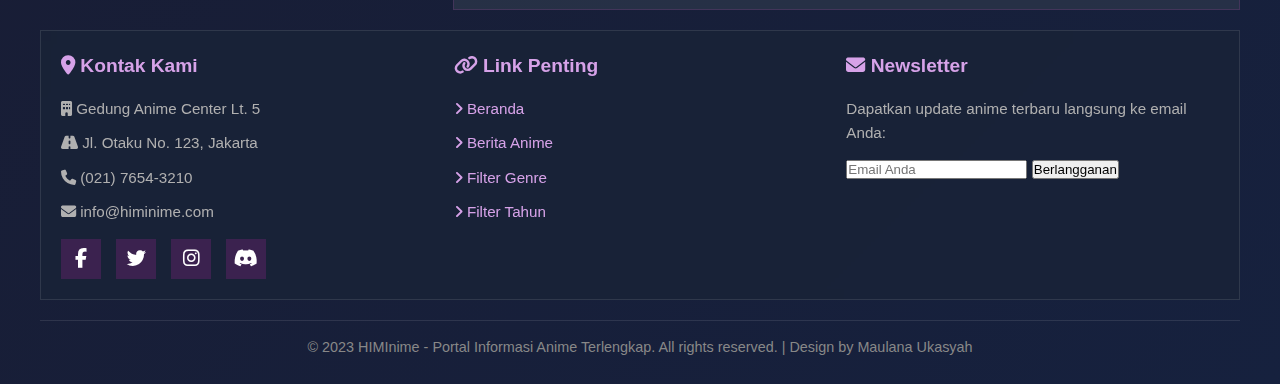
<file: contact/kontak.html>
<!DOCTYPE html>
<html lang="id">
<head>
    <meta charset="UTF-8">
    <meta name="viewport" content="width=device-width, initial-scale=1.0">
    <title>Kontak - HIMInime</title>
    <link rel="stylesheet" href="https://cdnjs.cloudflare.com/ajax/libs/font-awesome/6.4.0/css/all.min.css">
<link rel="stylesheet" href="contact.css">
</head>
<body>
    <div id="wrap">
        <div id="header">
            <img src="/Image/HIMInime.jpg" alt="HIMInime - Portal Anime Terbaik">
        </div>
        
        <div id="menu">
            <ul>
                <li><a href="/beranda/index.html"><span><i class="fas fa-home"></i> Home</span></a></li>
                <li><a href="/anime on-going/ongoing.html"><span><i class="fas fa-play-circle"></i> Anime on-going</span></a></li>
                <li>
                    <a href="#"><span><i class="fas fa-info-circle"></i> Tentang kami</span></a>
                    <ul>
                        <li><a href="/berita/berita.html"><span><i class="fas fa-newspaper"></i> Berita Anime</span></a></li>
                        <li><a href="/project/project.html"><span><i class="fas fa-project-diagram"></i> Project</span></a></li>
                        <li><a href="#" class="active"><span><i class="fas fa-envelope"></i> Kontak</span></a></li>
                    </ul>
                </li>
                <li>
                    <a href="#"><span><i class="fas fa-filter"></i> Filter</span></a>
                    <ul>
                        <li><a href="/genre/genre.html"><span><i class="fas fa-tags"></i> Genre</span></a></li>
                        <li><a href="/tahun/tahun.html"><span><i class="fas fa-calendar"></i> Tahun</span></a></li>
                    </ul>
                </li>            
            </ul>
        </div>

        <div class="main-content">
            <div id="left">
                <div id="top-left" class="box-section">
                    <div class="section-title">
                        <i class="fas fa-fire"></i> Anime Trending
                    </div>
                    <div id="content-tl">
                        <ul>
                            <li><a href="https://one-piece.com/index.html?utm_source=chatgpt.com"><i class="fas fa-play"></i> One Piece: Wano Karc Arc</a></li>
                            <li><a href="https://jujutsukaisen.jp/?utm_source=chatgpt.com"><i class="fas fa-play"></i> Jujutsu Kaisen Musim 2</a></li>
                            <li><a href="https://demonslayer-anime.com/?utm_source=chatgpt.com"><i class="fas fa-play"></i> Demon Slayer: Hashira Training</a></li>
                            <li><a href="https://www.reddit.com/r/attackontitan/comments/1jo0k2i/attack_on_titan_launches_new_official_website/?utm_source=chatgpt.com"><i class="fas fa-play"></i> Attack on Titan Final Season</a></li>
                            <li><a href="https://heroaca.com/?utm_source=chatgpt.com"><i class="fas fa-play"></i> My Hero Academia Season 6</a></li>
                        </ul>
                    </div>
                </div>
                
                <div id="midle-left" class="box-section">
                    <div class="section-title">
                        <i class="fas fa-list"></i> Kategori Genre
                    </div>
                    <div id="content-tl">
                        <ul>
                            <li><a href="#"><i class="fas fa-fantasy-flight"></i> Fantasy</a></li>
                            <li><a href="#"><i class="fas fa-heart"></i> Romance</a></li>
                            <li><a href="#"><i class="fas fa-laugh"></i> Comedy</a></li>
                            <li><a href="#"><i class="fas fa-robot"></i> Mecha</a></li>
                            <li><a href="#"><i class="fas fa-ghost"></i> Horror</a></li>
                        </ul>
                    </div>
                </div>
                
                <div id="bottom-left" class="box-section floating">
                    <div class="section-title">
                        <i class="fas fa-images"></i> Anime Spotlight
                    </div>
                </div>
            </div>
            
            <div id="right">
                <div class="page-header">
                    <h1><i class="fas fa-user-circle"></i> PROFIL SAYA</h1>
                    <p>Kenali lebih dekat tentang saya dan bagaimana menghubungi saya</p>
                </div>
                
                <div class="contact-container">
                    <div class="profile-section">
                        <div class="profile-photo">
                            <img src="/Image/orang tampan.jpg" alt="Foto Profil">
                        </div>
                        <div class="profile-desc">
                            <h2>Maulana Ukasyah</h2>
                            <p>Halo! Saya seorang pengembang web dengan minat khusus dalam desain UI/UX. Saya telah bekerja di industri ini selama lebih dari 5 tahun dan memiliki pengalaman luas dalam menciptakan situs web responsif dan aplikasi web interaktif.</p>
                            <p>Saya memiliki passion yang besar terhadap anime dan budaya Jepang. Di waktu luang, saya suka menonton anime terbaru, membaca manga, dan mengikuti perkembangan teknologi web. Saya juga senang berbagi pengetahuan melalui tutorial dan workshop.</p>
                            <p>Keahlian utama saya termasuk HTML5, CSS3, JavaScript, dan berbagai framework modern. Saya selalu berusaha untuk belajar hal-hal baru dan meningkatkan keterampilan saya setiap hari.</p>
                        </div>
                    </div>
                    
                    <div class="section-title">
                        <i class="fas fa-link"></i> HUBUNGI SAYA
                    </div>
                    
                    <div class="contact-links">
                        <div class="contact-card">
                            <i class="fab fa-github"></i>
                            <h3>GitHub</h3>
                            <a href="https://github.com/sud-ux" target="_blank">Kunjungi</a>
                        </div>
                        
                        <div class="contact-card">
                            <i class="fab fa-instagram"></i>
                            <h3>Instagram</h3>
                            <a href="https://www.instagram.com/saare.___/" target="_blank">Kunjungi</a>
                        </div>
                        
                        <div class="contact-card">
                            <i class="fab fa-tiktok"></i>
                            <h3>TikTok</h3>
                            <a href="https://www.tiktok.com/@sh00.___?is_from_webapp=1&sender_device=pc" target="_blank">Kunjungi</a>
                        </div>
                        
                        <div class="contact-card">
                            <i class="fas fa-envelope"></i>
                            <h3>Email</h3>
                            <a href="maulanaukasyah6@gmail.com">Kirim Email</a>
                        </div>
                    </div>
                </div>
            </div>
        </div>
        
        <div id="footer">
            <div class="footer-section">
                <h3><i class="fas fa-map-marker-alt"></i> Kontak Kami</h3>
                <p><i class="fas fa-building"></i> Gedung Anime Center Lt. 5</p>
                <p><i class="fas fa-road"></i> Jl. Otaku No. 123, Jakarta</p>
                <p><i class="fas fa-phone"></i> (021) 7654-3210</p>
                <p><i class="fas fa-envelope"></i> info@himinime.com</p>
                <div class="social-links">
                    <a href="#"><i class="fab fa-facebook-f"></i></a>
                    <a href="#"><i class="fab fa-twitter"></i></a>
                    <a href="#"><i class="fab fa-instagram"></i></a>
                    <a href="#"><i class="fab fa-discord"></i></a>
                </div>
            </div>
            
            <div class="footer-section">
                <h3><i class="fas fa-link"></i> Link Penting</h3>
                <p><a href="/beranda/index.html"><i class="fas fa-angle-right"></i> Beranda</a></p>
                <p><a href="/berita/berita.html"><i class="fas fa-angle-right"></i> Berita Anime</a></p>
                <p><a href="/genre/genre.html"><i class="fas fa-angle-right"></i> Filter Genre</a></p>
                <p><a href="/tahun/tahun.html"><i class="fas fa-angle-right"></i> Filter Tahun</a></p>
            </div>
            
            <div class="footer-section">
                <h3><i class="fas fa-envelope"></i> Newsletter</h3>
                <p>Dapatkan update anime terbaru langsung ke email Anda:</p>
                <form>
                    <input type="email" placeholder="Email Anda">
                    <button type="submit">Berlangganan</button>
                </form>
            </div>
        </div>
        
        <div class="copyright">
            &copy; 2023 HIMInime - Portal Informasi Anime Terlengkap. All rights reserved. | Design by Maulana Ukasyah
        </div>
    </div>
</body>
</html>
</file>
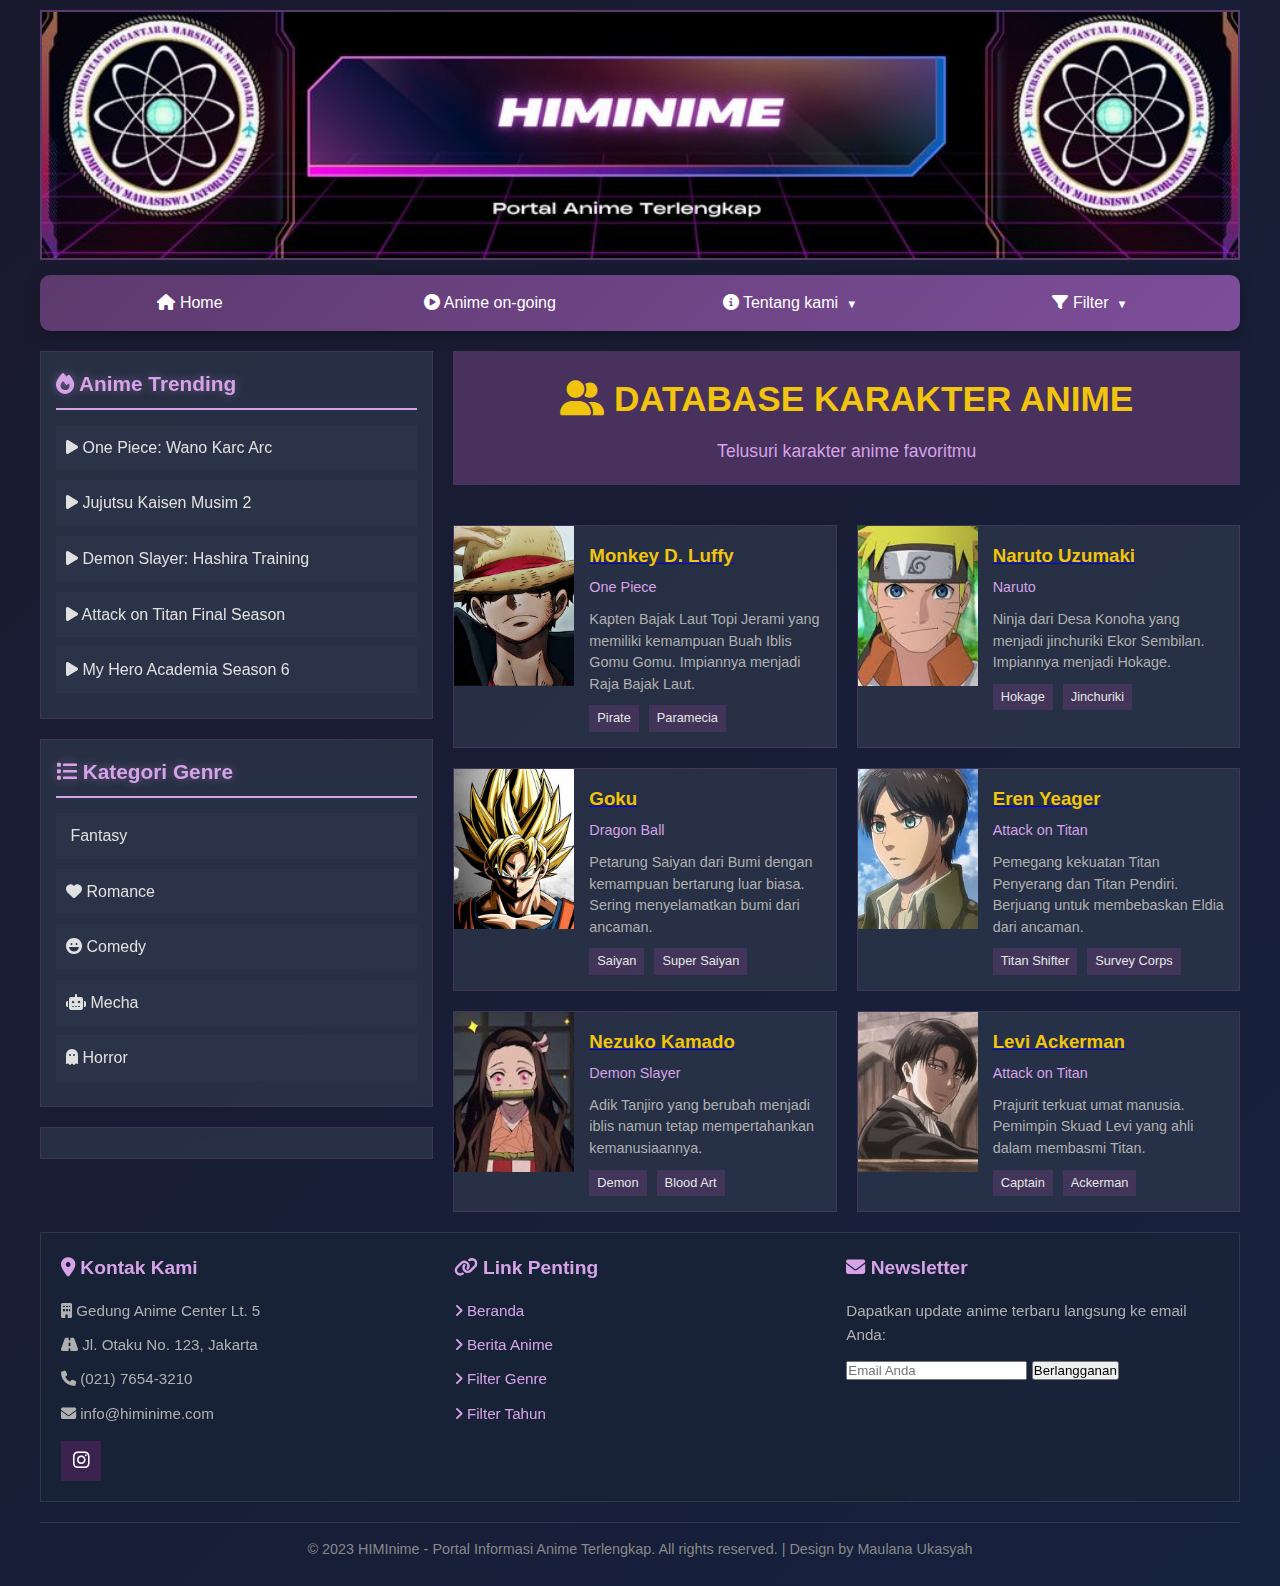
<file: database karakter/database.html>
<!DOCTYPE html>
<html lang="id">
<head>
    <meta charset="UTF-8">
    <meta name="viewport" content="width=device-width, initial-scale=1.0">
    <title>Database Karakter - HIMInime</title>
    <link rel="stylesheet" href="https://cdnjs.cloudflare.com/ajax/libs/font-awesome/6.4.0/css/all.min.css">
  <link rel="stylesheet" href="database.css">
</head>
<body>
    <div id="wrap">
        <div id="header">
            <img src="/Image/HIMInime.jpg" alt="HIMInime - Portal Anime Terbaik">
        </div>
        
        <div id="menu">
            <ul>
                <li><a href="/beranda/index.html"><span><i class="fas fa-home"></i> Home</span></a></li>
                <li><a href="/anime on-going/ongoing.html"><span><i class="fas fa-play-circle"></i> Anime on-going</span></a></li>
                <li>
                    <a href="#"><span><i class="fas fa-info-circle"></i> Tentang kami</span></a>
                    <ul>
                        <li><a href="/berita/berita.html"><span><i class="fas fa-newspaper"></i> Berita Anime</span></a></li>
                        <li><a href="/project/project.html"><span><i class="fas fa-project-diagram"></i> Project</span></a></li>
                        <li><a href="/contact/kontak.html"><span><i class="fas fa-envelope"></i> Kontak</span></a></li>
                    </ul>
                </li>
                <li>
                    <a href="#"><span><i class="fas fa-filter"></i> Filter</span></a>
                    <ul>
                        <li><a href="/genre/genre.html"><span><i class="fas fa-tags"></i> Genre</span></a></li>
                        <li><a href="/tahun/tahun.html"><span><i class="fas fa-calendar"></i> Tahun</span></a></li>
                    </ul>
                </li>            
            </ul>
        </div>

        <div class="main-content">
            <div id="left">
                <div id="top-left" class="box-section">
                    <div class="section-title">
                        <i class="fas fa-fire"></i> Anime Trending
                    </div>
                    <div id="content-tl">
                        <ul>
                            <li><a href="https://one-piece.com/index.html?utm_source=chatgpt.com"><i class="fas fa-play"></i> One Piece: Wano Karc Arc</a></li>
                            <li><a href="https://jujutsukaisen.jp/?utm_source=chatgpt.com"><i class="fas fa-play"></i> Jujutsu Kaisen Musim 2</a></li>
                            <li><a href="https://demonslayer-anime.com/?utm_source=chatgpt.com"><i class="fas fa-play"></i> Demon Slayer: Hashira Training</a></li>
                            <li><a href="https://www.reddit.com/r/attackontitan/comments/1jo0k2i/attack_on_titan_launches_new_official_website/?utm_source=chatgpt.com"><i class="fas fa-play"></i> Attack on Titan Final Season</a></li>
                            <li><a href="https://heroaca.com/?utm_source=chatgpt.com"><i class="fas fa-play"></i> My Hero Academia Season 6</a></li>
                        </ul>
                    </div>
                </div>
                
                <div id="midle-left" class="box-section">
                    <div class="section-title">
                        <i class="fas fa-list"></i> Kategori Genre
                    </div>
                    <div id="content-tl">
                        <ul>
                            <li><a href="#"><i class="fas fa-fantasy-flight"></i> Fantasy</a></li>
                            <li><a href="#"><i class="fas fa-heart"></i> Romance</a></li>
                            <li><a href="#"><i class="fas fa-laugh"></i> Comedy</a></li>
                            <li><a href="#"><i class="fas fa-robot"></i> Mecha</a></li>
                            <li><a href="#"><i class="fas fa-ghost"></i> Horror</a></li>
                        </ul>
                    </div>
                </div>
                
                <div id="bottom-left" class="box-section floating">
                </div>
            </div>
            
            <div id="right">
                <div class="page-header">
                    <h1><i class="fas fa-user-friends"></i> DATABASE KARAKTER ANIME</h1>
                    <p>Telusuri karakter anime favoritmu</p>
                </div>
                
                <div class="karakter-container">
                    <div class="karakter-card">
                        <div class="karakter-photo">
                        <img src="/Image/luffy.jpeg" alt="Monkey D. Luffy">
                        </div>
                        <div class="karakter-info">
                            <a href="https://id.wikipedia.org/wiki/Monkey_D._Luffy"><h3>Monkey D. Luffy</h3></a>
                            <div class="anime-title">One Piece</div>
                            <p>Kapten Bajak Laut Topi Jerami yang memiliki kemampuan Buah Iblis Gomu Gomu. Impiannya menjadi Raja Bajak Laut.</p>
                            <div class="karakter-stats">
                                <span>Pirate</span>
                                <span>Paramecia</span>
                            </div>
                        </div>
                    </div>
                    
                    <div class="karakter-card">
                        <div class="karakter-photo">
                            <img src="/Image/naruto.jpeg" alt="Naruto Uzumaki">
                        </div>
                        <div class="karakter-info">
                           <a href="https://en.wikipedia.org/wiki/Naruto"><h3>Naruto Uzumaki</h3></a>
                            <div class="anime-title">Naruto</div>
                            <p>Ninja dari Desa Konoha yang menjadi jinchuriki Ekor Sembilan. Impiannya menjadi Hokage.</p>
                            <div class="karakter-stats">
                                <span>Hokage</span>
                                <span>Jinchuriki</span>
                            </div>
                        </div>
                    </div>
                    
                    <div class="karakter-card">
                        <div class="karakter-photo">
                            <img src="/Image/goku.jpeg" alt="Goku">
                        </div>
                        <div class="karakter-info">
                            <a href="https://en.wikipedia.org/wiki/Goku"><h3>Goku</h3></a>
                            <div class="anime-title">Dragon Ball</div>
                            <p>Petarung Saiyan dari Bumi dengan kemampuan bertarung luar biasa. Sering menyelamatkan bumi dari ancaman.</p>
                            <div class="karakter-stats">
                                <span>Saiyan</span>
                                <span>Super Saiyan</span>
                            </div>
                        </div>
                    </div>
                    
                    <div class="karakter-card">
                        <div class="karakter-photo">
                            <img src="/Image/titan.jpeg" alt="Eren Yeager">
                        </div>
                        <div class="karakter-info">
                            <a href="https://en.wikipedia.org/wiki/Eren_Yeager"><h3>Eren Yeager</h3></a>
                            <div class="anime-title">Attack on Titan</div>
                            <p>Pemegang kekuatan Titan Penyerang dan Titan Pendiri. Berjuang untuk membebaskan Eldia dari ancaman.</p>
                            <div class="karakter-stats">
                                <span>Titan Shifter</span>
                                <span>Survey Corps</span>
                            </div>
                        </div>
                    </div>
                    
                    <div class="karakter-card">
                        <div class="karakter-photo">
                            <img src="/Image/nezuko.jpeg" alt="Nezuko Kamado">
                        </div>
                        <div class="karakter-info">
                            <a href="https://en.wikipedia.org/wiki/Nezuko_Kamado"><h3>Nezuko Kamado</h3></a>
                            <div class="anime-title">Demon Slayer</div>
                            <p>Adik Tanjiro yang berubah menjadi iblis namun tetap mempertahankan kemanusiaannya.</p>
                            <div class="karakter-stats">
                                <span>Demon</span>
                                <span>Blood Art</span>
                            </div>
                        </div>
                    </div>
                    
                    <div class="karakter-card">
                        <div class="karakter-photo">
                            <img src="/Image/levu.jpeg" alt="Levi Ackerman">
                        </div>
                        <div class="karakter-info">
                            <a href="https://en.wikipedia.org/wiki/Levi_Ackerman"><h3>Levi Ackerman</h3></a>
                            <div class="anime-title">Attack on Titan</div>
                            <p>Prajurit terkuat umat manusia. Pemimpin Skuad Levi yang ahli dalam membasmi Titan.</p>
                            <div class="karakter-stats">
                                <span>Captain</span>
                                <span>Ackerman</span>
                            </div>
                        </div>
                    </div>
                </div>
            </div>
        </div>
        
        <div id="footer">
            <div class="footer-section">
                <h3><i class="fas fa-map-marker-alt"></i> Kontak Kami</h3>
                <p><i class="fas fa-building"></i> Gedung Anime Center Lt. 5</p>
                <p><i class="fas fa-road"></i> Jl. Otaku No. 123, Jakarta</p>
                <p><i class="fas fa-phone"></i> (021) 7654-3210</p>
                <p><i class="fas fa-envelope"></i> info@himinime.com</p>
                <div class="social-links">
                    <a href="https://www.instagram.com/saare.___/"><i class="fab fa-instagram"></i></a>
                </div>
            </div>
            
            <div class="footer-section">
                <h3><i class="fas fa-link"></i> Link Penting</h3>
                <p><a href="/beranda/index.html"><i class="fas fa-angle-right"></i> Beranda</a></p>
                <p><a href="/berita/berita.html"><i class="fas fa-angle-right"></i> Berita Anime</a></p>
                <p><a href="/genre/genre.html"><i class="fas fa-angle-right"></i> Filter Genre</a></p>
                <p><a href="/tahun/tahun.html"><i class="fas fa-angle-right"></i> Filter Tahun</a></p>
            </div>
            
            <div class="footer-section">
                <h3><i class="fas fa-envelope"></i> Newsletter</h3>
                <p>Dapatkan update anime terbaru langsung ke email Anda:</p>
                <form>
                    <input type="email" placeholder="Email Anda">
                    <button type="submit">Berlangganan</button>
                </form>
            </div>
        </div>
        
        <div class="copyright">
            &copy; 2023 HIMInime - Portal Informasi Anime Terlengkap. All rights reserved. | Design by Maulana Ukasyah
        </div>
    </div>
</body>
</html>
</file>
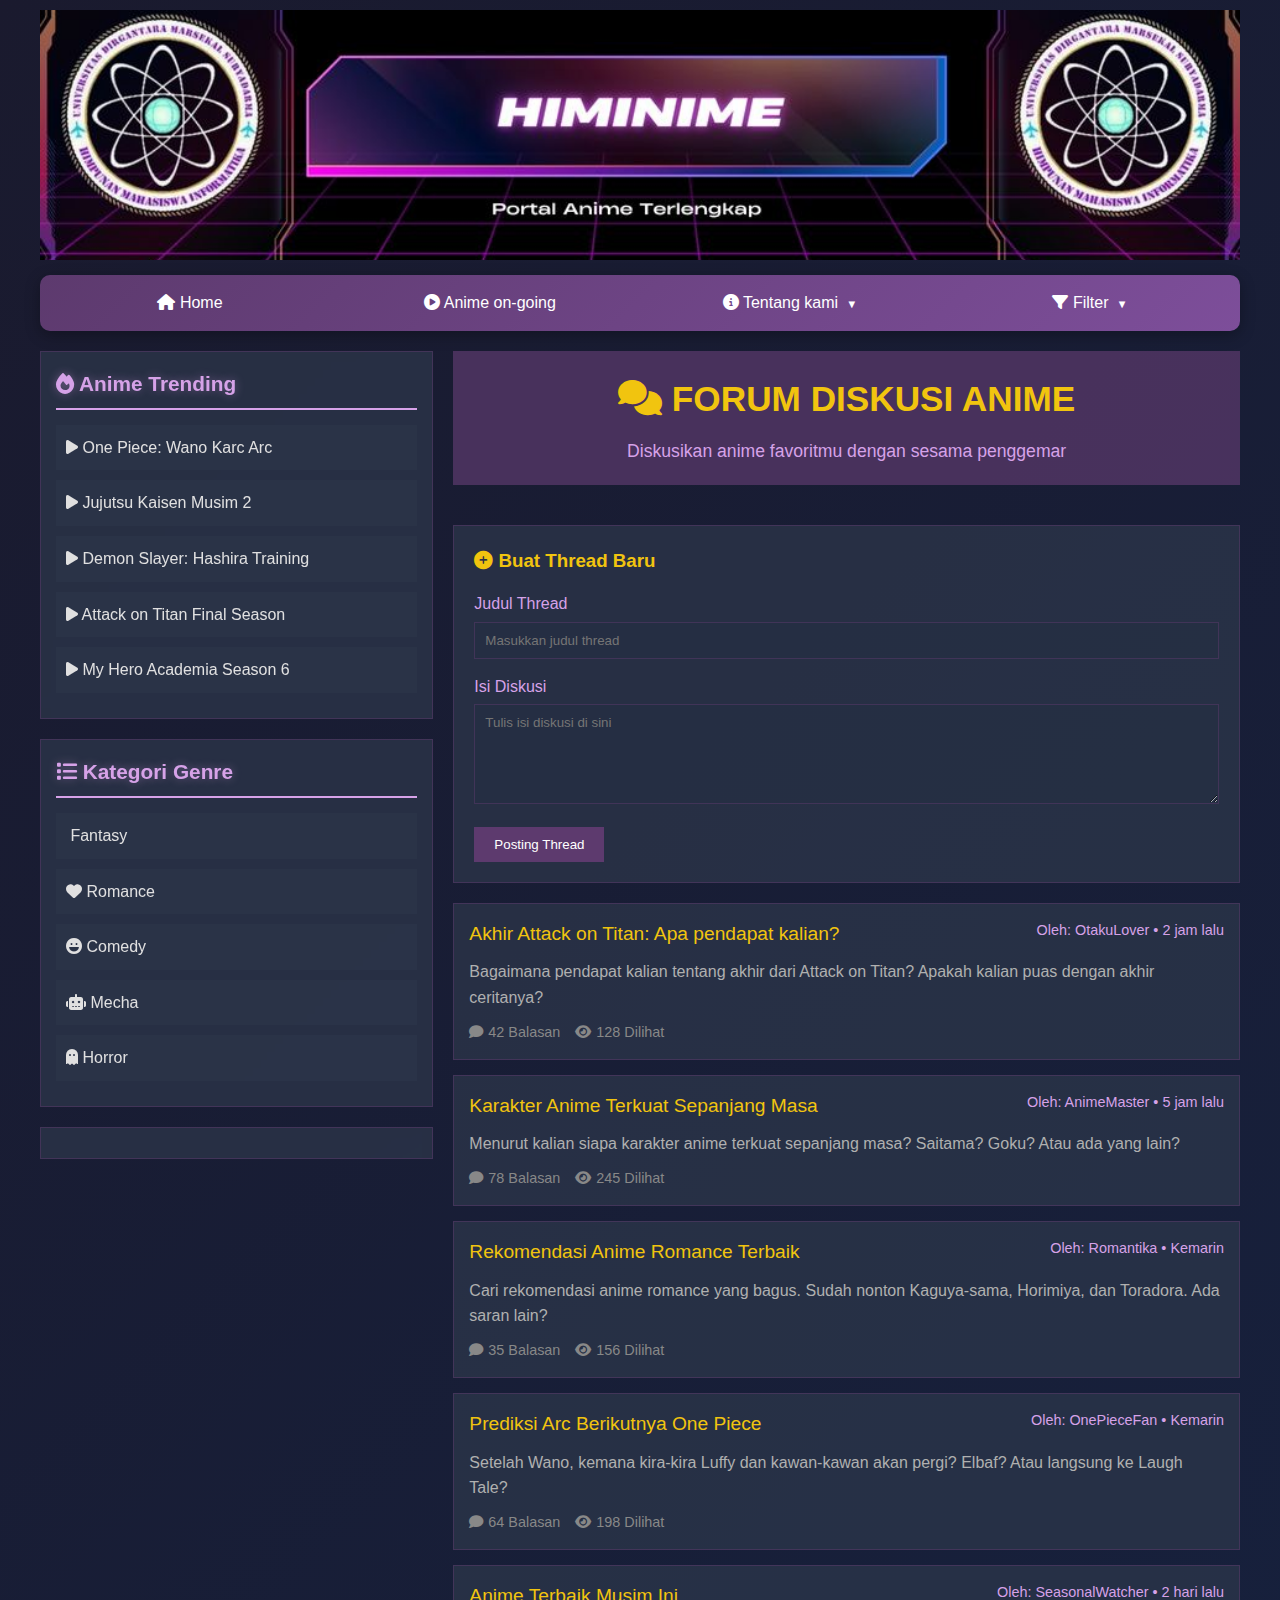
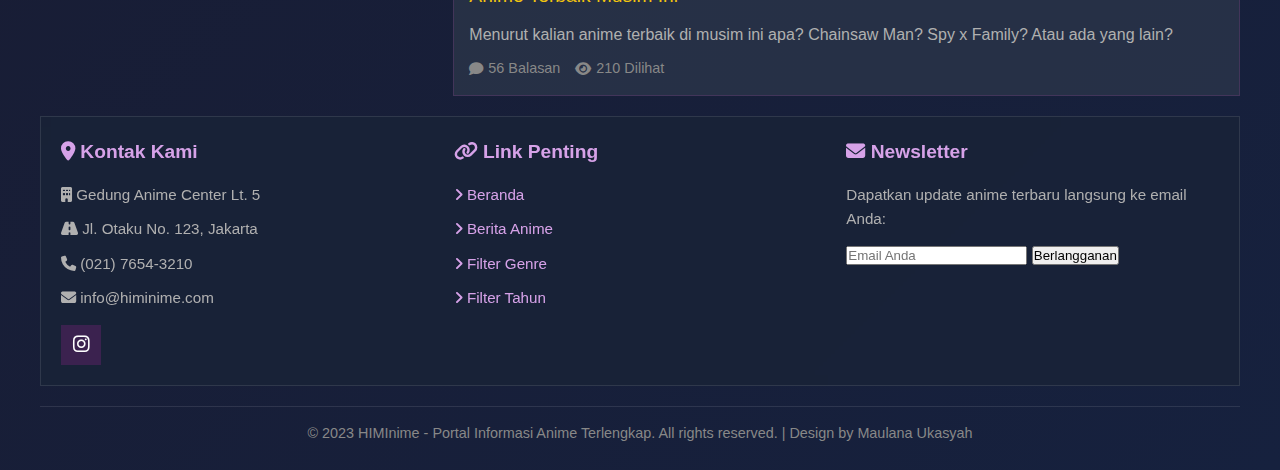
<file: forun diskusi/diskusi.html>
<!DOCTYPE html>
<html lang="id">
<head>
    <meta charset="UTF-8">
    <meta name="viewport" content="width=device-width, initial-scale=1.0">
    <title>Forum Diskusi - HIMInime</title>
    <link rel="stylesheet" href="https://cdnjs.cloudflare.com/ajax/libs/font-awesome/6.4.0/css/all.min.css">
<link rel="stylesheet" href="diskusi.css">
</head>
<body>
    <div id="wrap">
        <div id="header">
            <img src="/Image/HIMInime.jpg" alt="HIMInime - Portal Anime Terbaik">
        </div>
        
        <div id="menu">
            <ul>
                <li><a href="/beranda/index.html"><span><i class="fas fa-home"></i> Home</span></a></li>
                <li><a href="/anime on-going/ongoing.html"><span><i class="fas fa-play-circle"></i> Anime on-going</span></a></li>
                <li>
                    <a href="#"><span><i class="fas fa-info-circle"></i> Tentang kami</span></a>
                    <ul>
                        <li><a href="/berita/berita.html"><span><i class="fas fa-newspaper"></i> Berita Anime</span></a></li>
                        <li><a href="/project/project.html"><span><i class="fas fa-project-diagram"></i> Project</span></a></li>
                        <li><a href="/contact/kontak.html"><span><i class="fas fa-envelope"></i> Kontak</span></a></li>
                    </ul>
                </li>
                <li>
                    <a href="#"><span><i class="fas fa-filter"></i> Filter</span></a>
                    <ul>
                        <li><a href="/genre/genre.html"><span><i class="fas fa-tags"></i> Genre</span></a></li>
                        <li><a href="/tahun/tahun.html"><span><i class="fas fa-calendar"></i> Tahun</span></a></li>
                    </ul>
                </li>            
            </ul>
        </div>

        <div class="main-content">
            <div id="left">
                <div id="top-left" class="box-section">
                    <div class="section-title">
                        <i class="fas fa-fire"></i> Anime Trending
                    </div>
                    <div id="content-tl">
                        <ul>
                             <li><a href="https://one-piece.com/index.html?utm_source=chatgpt.com"><i class="fas fa-play"></i> One Piece: Wano Karc Arc</a></li>
                            <li><a href="https://jujutsukaisen.jp/?utm_source=chatgpt.com"><i class="fas fa-play"></i> Jujutsu Kaisen Musim 2</a></li>
                            <li><a href="https://demonslayer-anime.com/?utm_source=chatgpt.com"><i class="fas fa-play"></i> Demon Slayer: Hashira Training</a></li>
                            <li><a href="https://www.reddit.com/r/attackontitan/comments/1jo0k2i/attack_on_titan_launches_new_official_website/?utm_source=chatgpt.com"><i class="fas fa-play"></i> Attack on Titan Final Season</a></li>
                            <li><a href="https://heroaca.com/?utm_source=chatgpt.com"><i class="fas fa-play"></i> My Hero Academia Season 6</a></li>
                        </ul>
                    </div>
                </div>
                
                <div id="midle-left" class="box-section">
                    <div class="section-title">
                        <i class="fas fa-list"></i> Kategori Genre
                    </div>
                    <div id="content-tl">
                        <ul>
                            <li><a href="#"><i class="fas fa-fantasy-flight"></i> Fantasy</a></li>
                            <li><a href="#"><i class="fas fa-heart"></i> Romance</a></li>
                            <li><a href="#"><i class="fas fa-laugh"></i> Comedy</a></li>
                            <li><a href="#"><i class="fas fa-robot"></i> Mecha</a></li>
                            <li><a href="#"><i class="fas fa-ghost"></i> Horror</a></li>
                        </ul>
                    </div>
                </div>
                
                <div id="bottom-left" class="box-section floating">
                </div>
            </div>
            
            <div id="right">
                <div class="page-header">
                    <h1><i class="fas fa-comments"></i> FORUM DISKUSI ANIME</h1>
                    <p>Diskusikan anime favoritmu dengan sesama penggemar</p>
                </div>
                
                <div class="forum-container">
                    <div class="new-thread">
                        <h3><i class="fas fa-plus-circle"></i> Buat Thread Baru</h3>
                        <div class="form-group">
                            <label for="thread-title">Judul Thread</label>
                            <input type="text" id="thread-title" placeholder="Masukkan judul thread">
                        </div>
                        <div class="form-group">
                            <label for="thread-content">Isi Diskusi</label>
                            <textarea id="thread-content" placeholder="Tulis isi diskusi di sini"></textarea>
                        </div>
                        <button class="btn-submit">Posting Thread</button>
                    </div>
                    
                    <div class="thread-list">
                        <div class="thread-item">
                            <div class="thread-header">
                                <div class="thread-title">Akhir Attack on Titan: Apa pendapat kalian?</div>
                                <div class="thread-meta">Oleh: OtakuLover • 2 jam lalu</div>
                            </div>
                            <div class="thread-excerpt">
                                Bagaimana pendapat kalian tentang akhir dari Attack on Titan? Apakah kalian puas dengan akhir ceritanya?
                            </div>
                            <div class="thread-stats">
                                <span><i class="fas fa-comment"></i> 42 Balasan</span>
                                <span><i class="fas fa-eye"></i> 128 Dilihat</span>
                            </div>
                        </div>
                        
                        <div class="thread-item">
                            <div class="thread-header">
                                <div class="thread-title">Karakter Anime Terkuat Sepanjang Masa</div>
                                <div class="thread-meta">Oleh: AnimeMaster • 5 jam lalu</div>
                            </div>
                            <div class="thread-excerpt">
                                Menurut kalian siapa karakter anime terkuat sepanjang masa? Saitama? Goku? Atau ada yang lain?
                            </div>
                            <div class="thread-stats">
                                <span><i class="fas fa-comment"></i> 78 Balasan</span>
                                <span><i class="fas fa-eye"></i> 245 Dilihat</span>
                            </div>
                        </div>
                        
                        <div class="thread-item">
                            <div class="thread-header">
                                <div class="thread-title">Rekomendasi Anime Romance Terbaik</div>
                                <div class="thread-meta">Oleh: Romantika • Kemarin</div>
                            </div>
                            <div class="thread-excerpt">
                                Cari rekomendasi anime romance yang bagus. Sudah nonton Kaguya-sama, Horimiya, dan Toradora. Ada saran lain?
                            </div>
                            <div class="thread-stats">
                                <span><i class="fas fa-comment"></i> 35 Balasan</span>
                                <span><i class="fas fa-eye"></i> 156 Dilihat</span>
                            </div>
                        </div>
                        
                        <div class="thread-item">
                            <div class="thread-header">
                                <div class="thread-title">Prediksi Arc Berikutnya One Piece</div>
                                <div class="thread-meta">Oleh: OnePieceFan • Kemarin</div>
                            </div>
                            <div class="thread-excerpt">
                                Setelah Wano, kemana kira-kira Luffy dan kawan-kawan akan pergi? Elbaf? Atau langsung ke Laugh Tale?
                            </div>
                            <div class="thread-stats">
                                <span><i class="fas fa-comment"></i> 64 Balasan</span>
                                <span><i class="fas fa-eye"></i> 198 Dilihat</span>
                            </div>
                        </div>
                        
                        <div class="thread-item">
                            <div class="thread-header">
                                <div class="thread-title">Anime Terbaik Musim Ini</div>
                                <div class="thread-meta">Oleh: SeasonalWatcher • 2 hari lalu</div>
                            </div>
                            <div class="thread-excerpt">
                                Menurut kalian anime terbaik di musim ini apa? Chainsaw Man? Spy x Family? Atau ada yang lain?
                            </div>
                            <div class="thread-stats">
                                <span><i class="fas fa-comment"></i> 56 Balasan</span>
                                <span><i class="fas fa-eye"></i> 210 Dilihat</span>
                            </div>
                        </div>
                    </div>
                </div>
            </div>
        </div>
        
        <div id="footer">
            <div class="footer-section">
                <h3><i class="fas fa-map-marker-alt"></i> Kontak Kami</h3>
                <p><i class="fas fa-building"></i> Gedung Anime Center Lt. 5</p>
                <p><i class="fas fa-road"></i> Jl. Otaku No. 123, Jakarta</p>
                <p><i class="fas fa-phone"></i> (021) 7654-3210</p>
                <p><i class="fas fa-envelope"></i> info@himinime.com</p>
                <div class="social-links">
                    <a href="https://www.instagram.com/saare.___/"><i class="fab fa-instagram"></i></a>
                </div>
            </div>
            
            <div class="footer-section">
                <h3><i class="fas fa-link"></i> Link Penting</h3>
                <p><a href="/beranda/index.html"><i class="fas fa-angle-right"></i> Beranda</a></p>
                <p><a href="/berita/berita.html"><i class="fas fa-angle-right"></i> Berita Anime</a></p>
                <p><a href="/genre/genre.html"><i class="fas fa-angle-right"></i> Filter Genre</a></p>
                <p><a href="/tahun/tahun.html"><i class="fas fa-angle-right"></i> Filter Tahun</a></p>
            </div>
            
            <div class="footer-section">
                <h3><i class="fas fa-envelope"></i> Newsletter</h3>
                <p>Dapatkan update anime terbaru langsung ke email Anda:</p>
                <form>
                    <input type="email" placeholder="Email Anda">
                    <button type="submit">Berlangganan</button>
                </form>
            </div>
        </div>
        
        <div class="copyright">
            &copy; 2023 HIMInime - Portal Informasi Anime Terlengkap. All rights reserved. | Design by Maulana Ukasyah
        </div>
    </div>
</body>
</html>
</file>
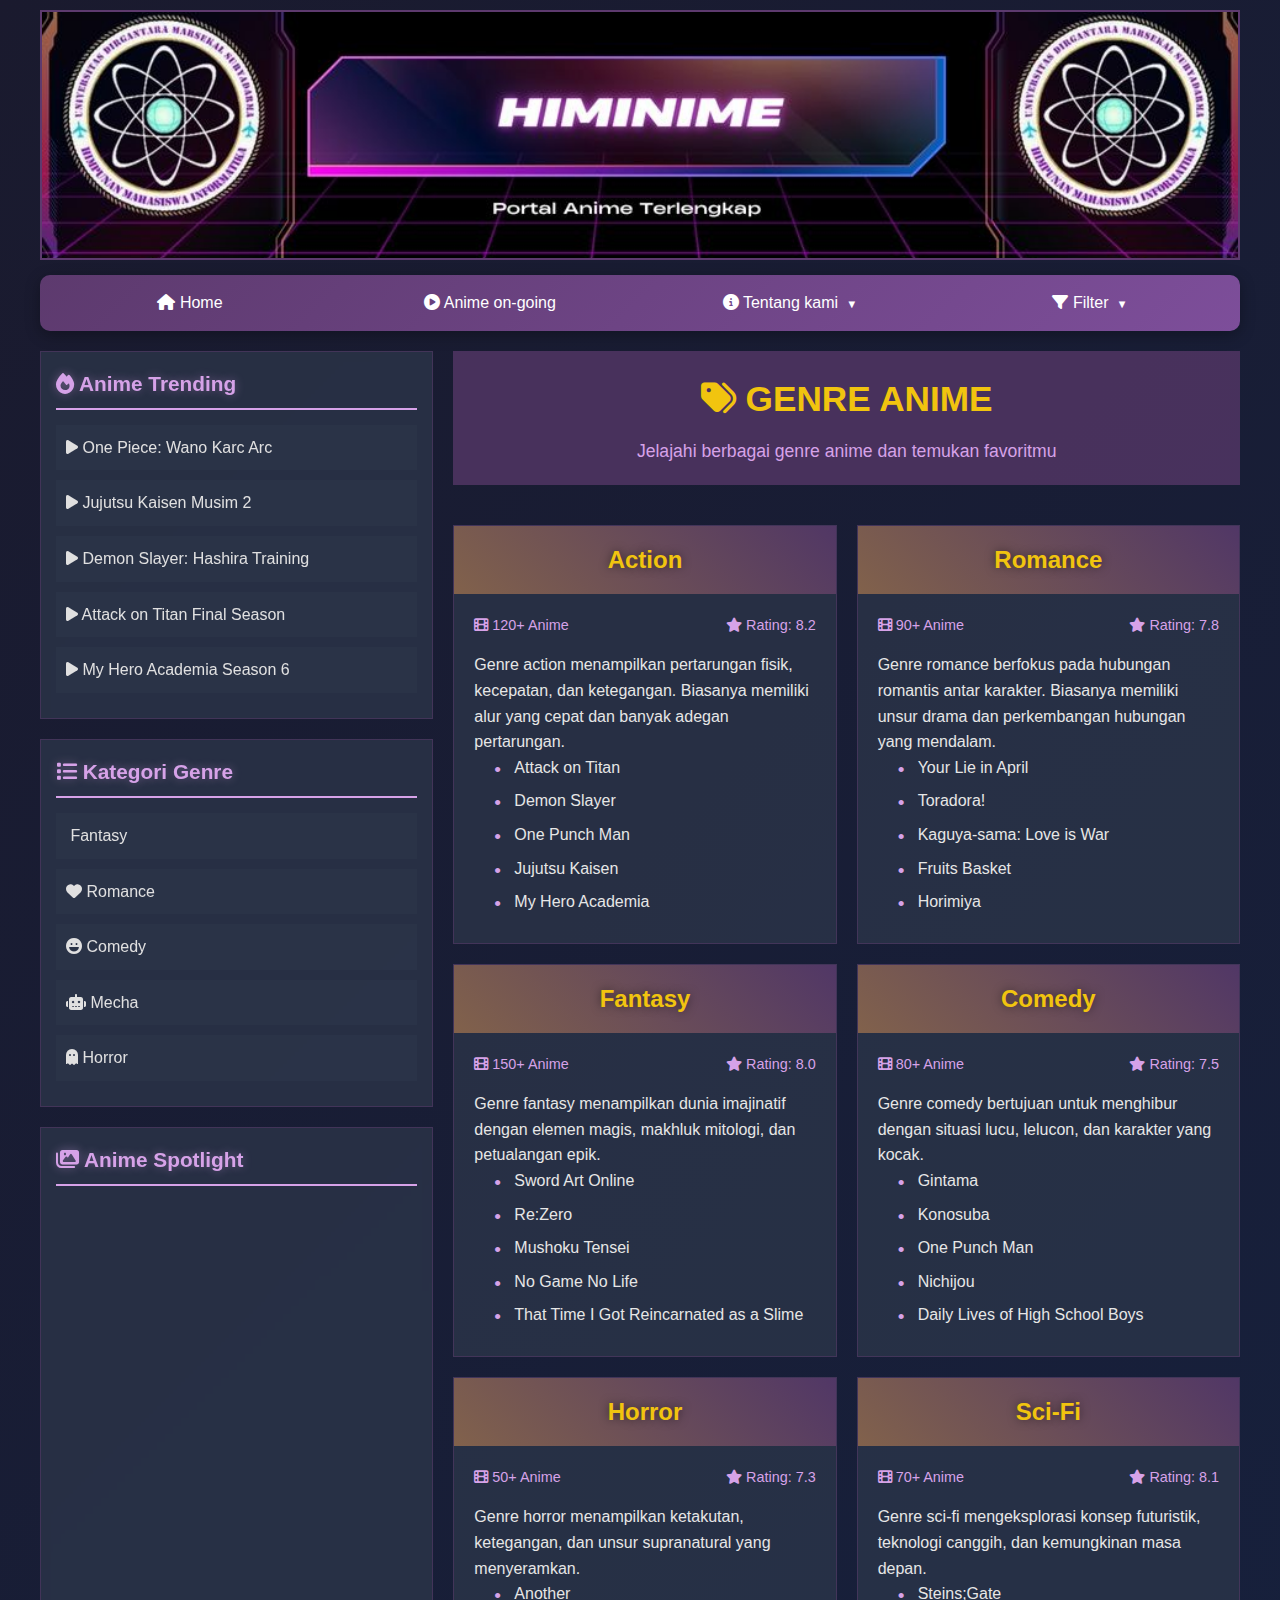
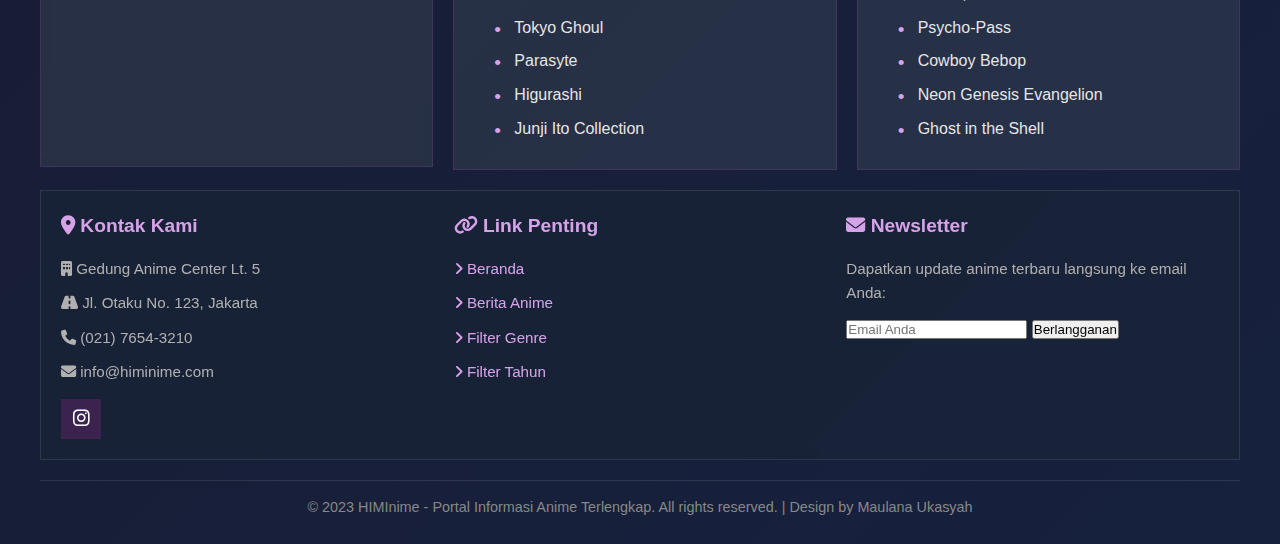
<file: genre/genre.html>
<!DOCTYPE html>
<html lang="id">
<head>
    <meta charset="UTF-8">
    <meta name="viewport" content="width=device-width, initial-scale=1.0">
    <title>Genre Anime - HIMInime</title>
    <link rel="stylesheet" href="https://cdnjs.cloudflare.com/ajax/libs/font-awesome/6.4.0/css/all.min.css">
  <link rel="stylesheet" href="genre.css">
</head>
<body>
    <div id="wrap">
        <div id="header">
            <img src="/Image/HIMInime.jpg" alt="HIMInime - Portal Anime Terbaik">
        </div>
        
        <div id="menu">
            <ul>
                <li><a href="/beranda/index.html"><span><i class="fas fa-home"></i> Home</span></a></li>
                <li><a href="/anime on-going/ongoing.html"><span><i class="fas fa-play-circle"></i> Anime on-going</span></a></li>
                <li>
                    <a href="#"><span><i class="fas fa-info-circle"></i> Tentang kami</span></a>
                    <ul>
                        <li><a href="/berita/berita.html"><span><i class="fas fa-newspaper"></i> Berita Anime</span></a></li>
                        <li><a href="/project/project.html"><span><i class="fas fa-project-diagram"></i> Project</span></a></li>
                        <li><a href="/contact/kontak.html"><span><i class="fas fa-envelope"></i> Kontak</span></a></li>
                    </ul>
                </li>
                <li>
                    <a href="#"><span><i class="fas fa-filter"></i> Filter</span></a>
                    <ul>
                        <li><a href="#" class="active"><span><i class="fas fa-tags"></i> Genre</span></a></li>
                        <li><a href="/tahun/tahun.html"><span><i class="fas fa-calendar"></i> Tahun</span></a></li>
                    </ul>
                </li>            
            </ul>
        </div>

        <div class="main-content">
            <div id="left">
                <div id="top-left" class="box-section">
                    <div class="section-title">
                        <i class="fas fa-fire"></i> Anime Trending
                    </div>
                    <div id="content-tl">
                        <ul>
                            <li><a href="https://one-piece.com/index.html?utm_source=chatgpt.com"><i class="fas fa-play"></i> One Piece: Wano Karc Arc</a></li>
                            <li><a href="https://jujutsukaisen.jp/?utm_source=chatgpt.com"><i class="fas fa-play"></i> Jujutsu Kaisen Musim 2</a></li>
                            <li><a href="https://demonslayer-anime.com/?utm_source=chatgpt.com"><i class="fas fa-play"></i> Demon Slayer: Hashira Training</a></li>
                            <li><a href="https://www.reddit.com/r/attackontitan/comments/1jo0k2i/attack_on_titan_launches_new_official_website/?utm_source=chatgpt.com"><i class="fas fa-play"></i> Attack on Titan Final Season</a></li>
                            <li><a href="https://heroaca.com/?utm_source=chatgpt.com"><i class="fas fa-play"></i> My Hero Academia Season 6</a></li>
                        </ul>
                    </div>
                </div>
                
                <div id="midle-left" class="box-section">
                    <div class="section-title">
                        <i class="fas fa-list"></i> Kategori Genre
                    </div>
                    <div id="content-tl">
                        <ul>
                            <li><a href="#"><i class="fas fa-fantasy-flight"></i> Fantasy</a></li>
                            <li><a href="#"><i class="fas fa-heart"></i> Romance</a></li>
                            <li><a href="#"><i class="fas fa-laugh"></i> Comedy</a></li>
                            <li><a href="#"><i class="fas fa-robot"></i> Mecha</a></li>
                            <li><a href="#"><i class="fas fa-ghost"></i> Horror</a></li>
                        </ul>
                    </div>
                </div>
                
                <div id="bottom-left" class="box-section floating">
                    <div class="section-title">
                        <i class="fas fa-images"></i> Anime Spotlight
                    </div>
                    <div id="content-tl">
                    <iframe width="350" height="200" src="https://www.youtube.com/embed/Ln_imebEmAQ?si=20dDo_Oj18OiQho5" title="YouTube video player" frameborder="0" allow="accelerometer; autoplay; clipboard-write; encrypted-media; gyroscope; picture-in-picture; web-share" referrerpolicy="strict-origin-when-cross-origin" allowfullscreen></iframe>
                    </div>
                     <div id="content-tl2">
                       <iframe width="350" height="200" src="https://www.youtube.com/embed/4REA4evnf5M?si=s9icSZSYzjhfIf5B" title="YouTube video player" frameborder="0" allow="accelerometer; autoplay; clipboard-write; encrypted-media; gyroscope; picture-in-picture; web-share" referrerpolicy="strict-origin-when-cross-origin" allowfullscreen></iframe>
                    </div>
                </div>
            </div>
            
            <div id="right">
                <div class="page-header">
                    <h1><i class="fas fa-tags"></i> GENRE ANIME</h1>
                    <p>Jelajahi berbagai genre anime dan temukan favoritmu</p>
                </div>
                
                <div class="genre-container">
                    <div class="genre-card">
                        <div class="genre-header">
                            <h3>Action</h3>
                        </div>
                        <div class="genre-content">
                            <div class="info">
                                <span><i class="fas fa-film"></i> 120+ Anime</span>
                                <span><i class="fas fa-star"></i> Rating: 8.2</span>
                            </div>
                            <p>Genre action menampilkan pertarungan fisik, kecepatan, dan ketegangan. Biasanya memiliki alur yang cepat dan banyak adegan pertarungan.</p>
                            <ul class="anime-list">
                                <li>Attack on Titan</li>
                                <li>Demon Slayer</li>
                                <li>One Punch Man</li>
                                <li>Jujutsu Kaisen</li>
                                <li>My Hero Academia</li>
                            </ul>
                        </div>
                    </div>
                    
                    <div class="genre-card">
                        <div class="genre-header">
                            <h3>Romance</h3>
                        </div>
                        <div class="genre-content">
                            <div class="info">
                                <span><i class="fas fa-film"></i> 90+ Anime</span>
                                <span><i class="fas fa-star"></i> Rating: 7.8</span>
                            </div>
                            <p>Genre romance berfokus pada hubungan romantis antar karakter. Biasanya memiliki unsur drama dan perkembangan hubungan yang mendalam.</p>
                            <ul class="anime-list">
                                <li>Your Lie in April</li>
                                <li>Toradora!</li>
                                <li>Kaguya-sama: Love is War</li>
                                <li>Fruits Basket</li>
                                <li>Horimiya</li>
                            </ul>
                        </div>
                    </div>
                    
                    <div class="genre-card">
                        <div class="genre-header">
                            <h3>Fantasy</h3>
                        </div>
                        <div class="genre-content">
                            <div class="info">
                                <span><i class="fas fa-film"></i> 150+ Anime</span>
                                <span><i class="fas fa-star"></i> Rating: 8.0</span>
                            </div>
                            <p>Genre fantasy menampilkan dunia imajinatif dengan elemen magis, makhluk mitologi, dan petualangan epik.</p>
                            <ul class="anime-list">
                                <li>Sword Art Online</li>
                                <li>Re:Zero</li>
                                <li>Mushoku Tensei</li>
                                <li>No Game No Life</li>
                                <li>That Time I Got Reincarnated as a Slime</li>
                            </ul>
                        </div>
                    </div>
                    
                    <div class="genre-card">
                        <div class="genre-header">
                            <h3>Comedy</h3>
                        </div>
                        <div class="genre-content">
                            <div class="info">
                                <span><i class="fas fa-film"></i> 80+ Anime</span>
                                <span><i class="fas fa-star"></i> Rating: 7.5</span>
                            </div>
                            <p>Genre comedy bertujuan untuk menghibur dengan situasi lucu, lelucon, dan karakter yang kocak.</p>
                            <ul class="anime-list">
                                <li>Gintama</li>
                                <li>Konosuba</li>
                                <li>One Punch Man</li>
                                <li>Nichijou</li>
                                <li>Daily Lives of High School Boys</li>
                            </ul>
                        </div>
                    </div>
                    
                    <div class="genre-card">
                        <div class="genre-header">
                            <h3>Horror</h3>
                        </div>
                        <div class="genre-content">
                            <div class="info">
                                <span><i class="fas fa-film"></i> 50+ Anime</span>
                                <span><i class="fas fa-star"></i> Rating: 7.3</span>
                            </div>
                            <p>Genre horror menampilkan ketakutan, ketegangan, dan unsur supranatural yang menyeramkan.</p>
                            <ul class="anime-list">
                                <li>Another</li>
                                <li>Tokyo Ghoul</li>
                                <li>Parasyte</li>
                                <li>Higurashi</li>
                                <li>Junji Ito Collection</li>
                            </ul>
                        </div>
                    </div>
                    
                    <div class="genre-card">
                        <div class="genre-header">
                            <h3>Sci-Fi</h3>
                        </div>
                        <div class="genre-content">
                            <div class="info">
                                <span><i class="fas fa-film"></i> 70+ Anime</span>
                                <span><i class="fas fa-star"></i> Rating: 8.1</span>
                            </div>
                            <p>Genre sci-fi mengeksplorasi konsep futuristik, teknologi canggih, dan kemungkinan masa depan.</p>
                            <ul class="anime-list">
                                <li>Steins;Gate</li>
                                <li>Psycho-Pass</li>
                                <li>Cowboy Bebop</li>
                                <li>Neon Genesis Evangelion</li>
                                <li>Ghost in the Shell</li>
                            </ul>
                        </div>
                    </div>
                </div>
            </div>
        </div>
        
        <div id="footer">
            <div class="footer-section">
                <h3><i class="fas fa-map-marker-alt"></i> Kontak Kami</h3>
                <p><i class="fas fa-building"></i> Gedung Anime Center Lt. 5</p>
                <p><i class="fas fa-road"></i> Jl. Otaku No. 123, Jakarta</p>
                <p><i class="fas fa-phone"></i> (021) 7654-3210</p>
                <p><i class="fas fa-envelope"></i> info@himinime.com</p>
                <div class="social-links">
                    <a href="https://www.instagram.com/saare.___/"><i class="fab fa-instagram"></i></a>
                </div>
            </div>
            
            <div class="footer-section">
                <h3><i class="fas fa-link"></i> Link Penting</h3>
                <p><a href="/beranda/index.html"><i class="fas fa-angle-right"></i> Beranda</a></p>
                <p><a href="/berita/berita.html"><i class="fas fa-angle-right"></i> Berita Anime</a></p>
                <p><a href="/genre/genre.html"><i class="fas fa-angle-right"></i> Filter Genre</a></p>
                <p><a href="/tahun/tahun.html"><i class="fas fa-angle-right"></i> Filter Tahun</a></p>
            </div>
            
            <div class="footer-section">
                <h3><i class="fas fa-envelope"></i> Newsletter</h3>
                <p>Dapatkan update anime terbaru langsung ke email Anda:</p>
                <form>
                    <input type="email" placeholder="Email Anda">
                    <button type="submit">Berlangganan</button>
                </form>
            </div>
        </div>
        
        <div class="copyright">
            &copy; 2023 HIMInime - Portal Informasi Anime Terlengkap. All rights reserved. | Design by Maulana Ukasyah
        </div>
    </div>
</body>
</html>
</file>
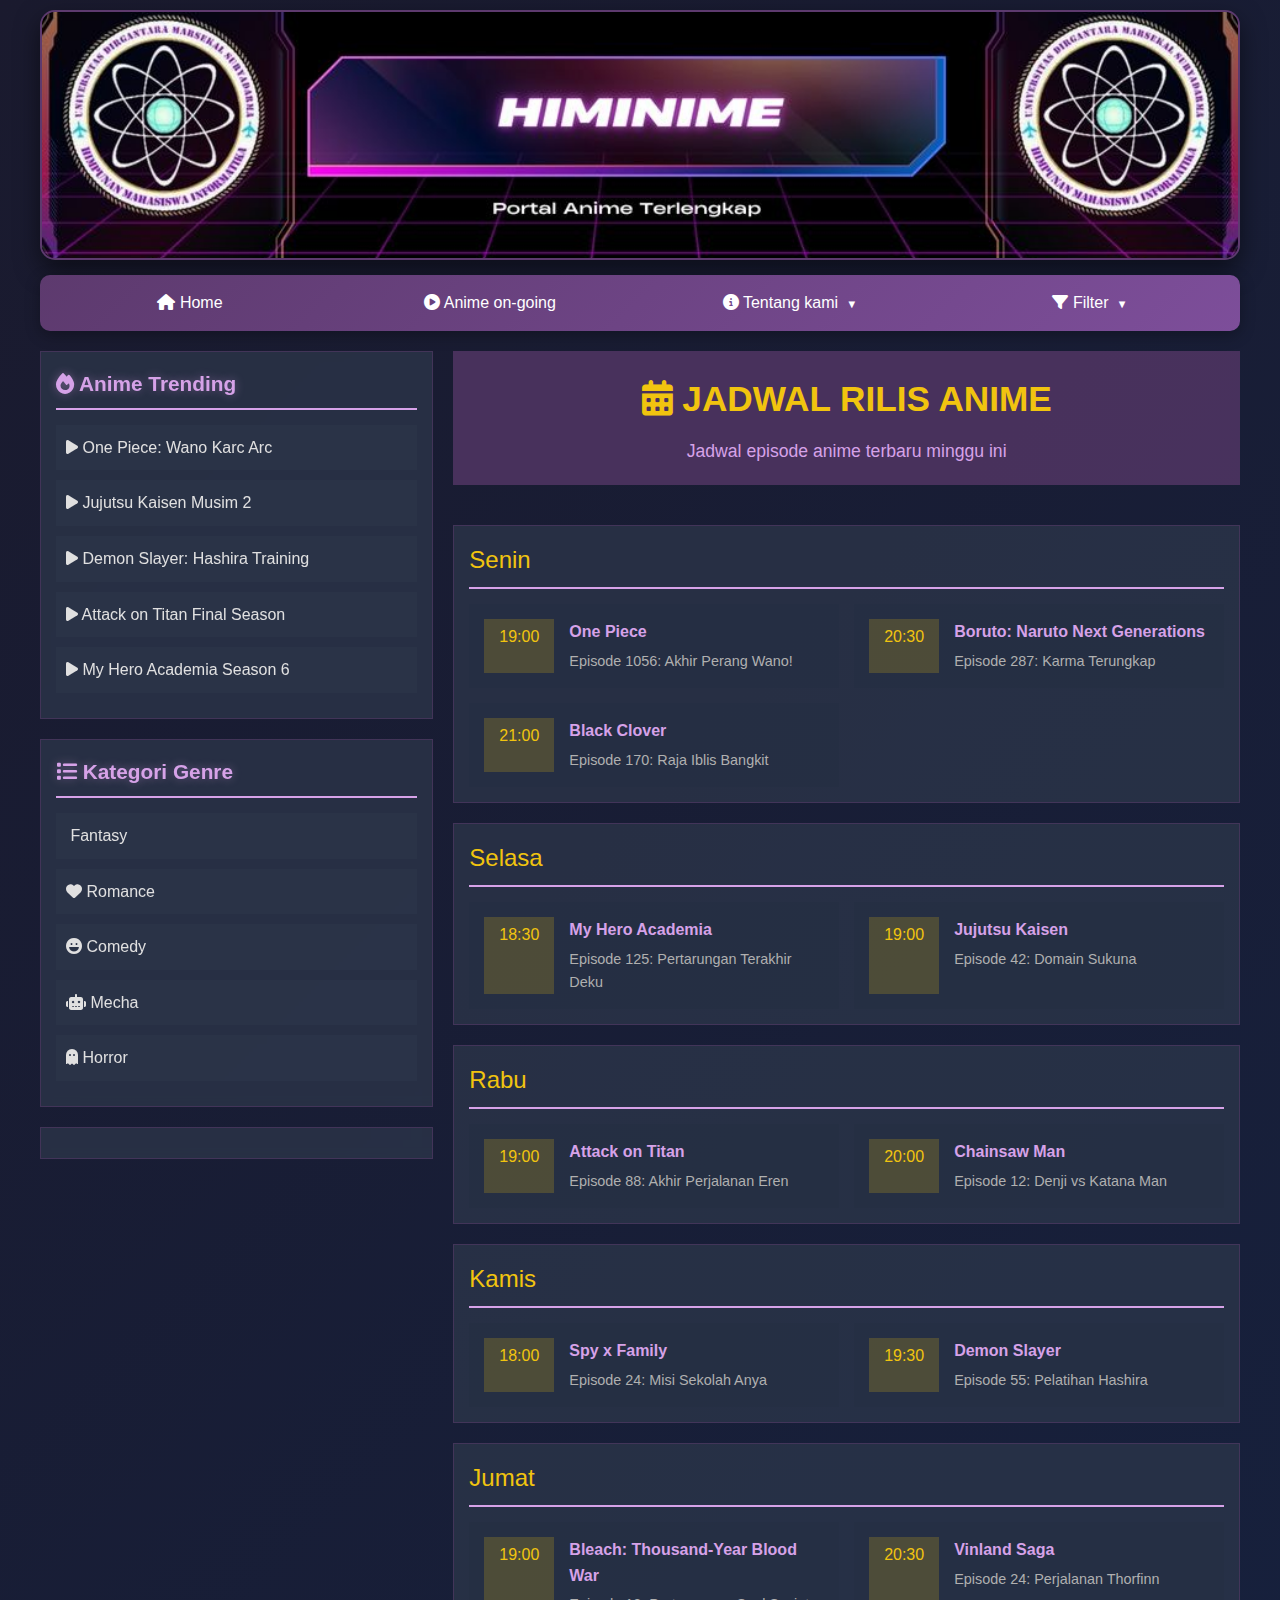
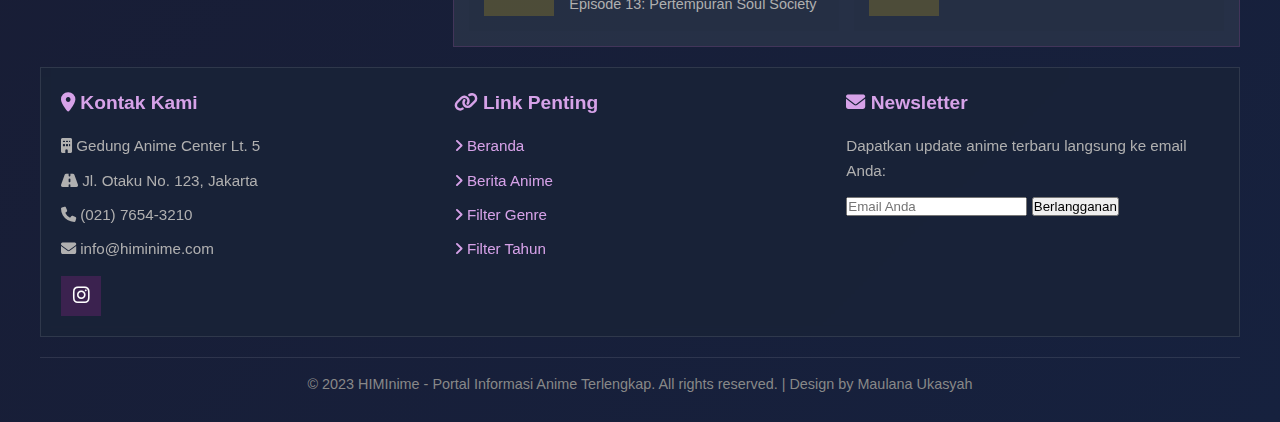
<file: jadwal rilis anime/jadwal.html>
<!DOCTYPE html>
<html lang="id">
<head>
    <meta charset="UTF-8">
    <meta name="viewport" content="width=device-width, initial-scale=1.0">
    <title>Jadwal Rilis Anime - HIMInime</title>
    <link rel="stylesheet" href="https://cdnjs.cloudflare.com/ajax/libs/font-awesome/6.4.0/css/all.min.css">
<link rel="stylesheet" href="jadwal.css">
</head>
<body>
    <div id="wrap">
        <div id="header">
            <img src="/Image/HIMInime.jpg" alt="HIMInime - Portal Anime Terbaik">
        </div>
        
        <div id="menu">
            <ul>
                <li><a href="/beranda/index.html"><span><i class="fas fa-home"></i> Home</span></a></li>
                <li><a href="/anime on-going/ongoing.html"><span><i class="fas fa-play-circle"></i> Anime on-going</span></a></li>
                <li>
                    <a href="#"><span><i class="fas fa-info-circle"></i> Tentang kami</span></a>
                    <ul>
                        <li><a href="/berita/berita.html"><span><i class="fas fa-newspaper"></i> Berita Anime</span></a></li>
                        <li><a href="/project/project.html"><span><i class="fas fa-project-diagram"></i> Project</span></a></li>
                        <li><a href="/contact/kontak.html"><span><i class="fas fa-envelope"></i> Kontak</span></a></li>
                    </ul>
                </li>
                <li>
                    <a href="#"><span><i class="fas fa-filter"></i> Filter</span></a>
                    <ul>
                        <li><a href="/genre/genre.html"><span><i class="fas fa-tags"></i> Genre</span></a></li>
                        <li><a href="/tahun/tahun.html"><span><i class="fas fa-calendar"></i> Tahun</span></a></li>
                    </ul>
                </li>            
            </ul>
        </div>

        <div class="main-content">
            <div id="left">
                <div id="top-left" class="box-section">
                    <div class="section-title">
                        <i class="fas fa-fire"></i> Anime Trending
                    </div>
                    <div id="content-tl">
                        <ul>
                             <li><a href="https://one-piece.com/index.html?utm_source=chatgpt.com"><i class="fas fa-play"></i> One Piece: Wano Karc Arc</a></li>
                            <li><a href="https://jujutsukaisen.jp/?utm_source=chatgpt.com"><i class="fas fa-play"></i> Jujutsu Kaisen Musim 2</a></li>
                            <li><a href="https://demonslayer-anime.com/?utm_source=chatgpt.com"><i class="fas fa-play"></i> Demon Slayer: Hashira Training</a></li>
                            <li><a href="https://www.reddit.com/r/attackontitan/comments/1jo0k2i/attack_on_titan_launches_new_official_website/?utm_source=chatgpt.com"><i class="fas fa-play"></i> Attack on Titan Final Season</a></li>
                            <li><a href="https://heroaca.com/?utm_source=chatgpt.com"><i class="fas fa-play"></i> My Hero Academia Season 6</a></li>
                        </ul>
                    </div>
                </div>
                
                <div id="midle-left" class="box-section">
                    <div class="section-title">
                        <i class="fas fa-list"></i> Kategori Genre
                    </div>
                    <div id="content-tl">
                        <ul>
                            <li><a href="#"><i class="fas fa-fantasy-flight"></i> Fantasy</a></li>
                            <li><a href="#"><i class="fas fa-heart"></i> Romance</a></li>
                            <li><a href="#"><i class="fas fa-laugh"></i> Comedy</a></li>
                            <li><a href="#"><i class="fas fa-robot"></i> Mecha</a></li>
                            <li><a href="#"><i class="fas fa-ghost"></i> Horror</a></li>
                        </ul>
                    </div>
                </div>
                
                <div id="bottom-left" class="box-section floating">
                </div>
            </div>
            
            <div id="right">
                <div class="page-header">
                    <h1><i class="fas fa-calendar-alt"></i> JADWAL RILIS ANIME</h1>
                    <p>Jadwal episode anime terbaru minggu ini</p>
                </div>
                
                <div class="jadwal-container">
                    <div class="hari-section">
                        <div class="hari-title">Senin</div>
                        <div class="jadwal-list">
                            <div class="jadwal-item">
                                <div class="jadwal-time">19:00</div>
                                <div class="jadwal-info">
                                    <h4>One Piece</h4>
                                    <p>Episode 1056: Akhir Perang Wano!</p>
                                </div>
                            </div>
                            <div class="jadwal-item">
                                <div class="jadwal-time">20:30</div>
                                <div class="jadwal-info">
                                    <h4>Boruto: Naruto Next Generations</h4>
                                    <p>Episode 287: Karma Terungkap</p>
                                </div>
                            </div>
                            <div class="jadwal-item">
                                <div class="jadwal-time">21:00</div>
                                <div class="jadwal-info">
                                    <h4>Black Clover</h4>
                                    <p>Episode 170: Raja Iblis Bangkit</p>
                                </div>
                            </div>
                        </div>
                    </div>
                    
                    <div class="hari-section">
                        <div class="hari-title">Selasa</div>
                        <div class="jadwal-list">
                            <div class="jadwal-item">
                                <div class="jadwal-time">18:30</div>
                                <div class="jadwal-info">
                                    <h4>My Hero Academia</h4>
                                    <p>Episode 125: Pertarungan Terakhir Deku</p>
                                </div>
                            </div>
                            <div class="jadwal-item">
                                <div class="jadwal-time">19:00</div>
                                <div class="jadwal-info">
                                    <h4>Jujutsu Kaisen</h4>
                                    <p>Episode 42: Domain Sukuna</p>
                                </div>
                            </div>
                        </div>
                    </div>
                    
                    <div class="hari-section">
                        <div class="hari-title">Rabu</div>
                        <div class="jadwal-list">
                            <div class="jadwal-item">
                                <div class="jadwal-time">19:00</div>
                                <div class="jadwal-info">
                                    <h4>Attack on Titan</h4>
                                    <p>Episode 88: Akhir Perjalanan Eren</p>
                                </div>
                            </div>
                            <div class="jadwal-item">
                                <div class="jadwal-time">20:00</div>
                                <div class="jadwal-info">
                                    <h4>Chainsaw Man</h4>
                                    <p>Episode 12: Denji vs Katana Man</p>
                                </div>
                            </div>
                        </div>
                    </div>
                    
                    <div class="hari-section">
                        <div class="hari-title">Kamis</div>
                        <div class="jadwal-list">
                            <div class="jadwal-item">
                                <div class="jadwal-time">18:00</div>
                                <div class="jadwal-info">
                                    <h4>Spy x Family</h4>
                                    <p>Episode 24: Misi Sekolah Anya</p>
                                </div>
                            </div>
                            <div class="jadwal-item">
                                <div class="jadwal-time">19:30</div>
                                <div class="jadwal-info">
                                    <h4>Demon Slayer</h4>
                                    <p>Episode 55: Pelatihan Hashira</p>
                                </div>
                            </div>
                        </div>
                    </div>
                    
                    <div class="hari-section">
                        <div class="hari-title">Jumat</div>
                        <div class="jadwal-list">
                            <div class="jadwal-item">
                                <div class="jadwal-time">19:00</div>
                                <div class="jadwal-info">
                                    <h4>Bleach: Thousand-Year Blood War</h4>
                                    <p>Episode 13: Pertempuran Soul Society</p>
                                </div>
                            </div>
                            <div class="jadwal-item">
                                <div class="jadwal-time">20:30</div>
                                <div class="jadwal-info">
                                    <h4>Vinland Saga</h4>
                                    <p>Episode 24: Perjalanan Thorfinn</p>
                                </div>
                            </div>
                        </div>
                    </div>
                </div>
            </div>
        </div>
        
        <div id="footer">
            <div class="footer-section">
                <h3><i class="fas fa-map-marker-alt"></i> Kontak Kami</h3>
                <p><i class="fas fa-building"></i> Gedung Anime Center Lt. 5</p>
                <p><i class="fas fa-road"></i> Jl. Otaku No. 123, Jakarta</p>
                <p><i class="fas fa-phone"></i> (021) 7654-3210</p>
                <p><i class="fas fa-envelope"></i> info@himinime.com</p>
                <div class="social-links">
                    <a href="https://www.instagram.com/saare.___/"><i class="fab fa-instagram"></i></a>
                </div>
            </div>
            
            <div class="footer-section">
                <h3><i class="fas fa-link"></i> Link Penting</h3>
                <p><a href="/beranda/index.html"><i class="fas fa-angle-right"></i> Beranda</a></p>
                <p><a href="/berita/berita.html"><i class="fas fa-angle-right"></i> Berita Anime</a></p>
                <p><a href="/genre/genre.html"><i class="fas fa-angle-right"></i> Filter Genre</a></p>
                <p><a href="/tahun/tahun.html"><i class="fas fa-angle-right"></i> Filter Tahun</a></p>
            </div>
            
            <div class="footer-section">
                <h3><i class="fas fa-envelope"></i> Newsletter</h3>
                <p>Dapatkan update anime terbaru langsung ke email Anda:</p>
                <form>
                    <input type="email" placeholder="Email Anda">
                    <button type="submit">Berlangganan</button>
                </form>
            </div>
        </div>
        
        <div class="copyright">
            &copy; 2023 HIMInime - Portal Informasi Anime Terlengkap. All rights reserved. | Design by Maulana Ukasyah
        </div>
    </div>
</body>
</html>
</file>
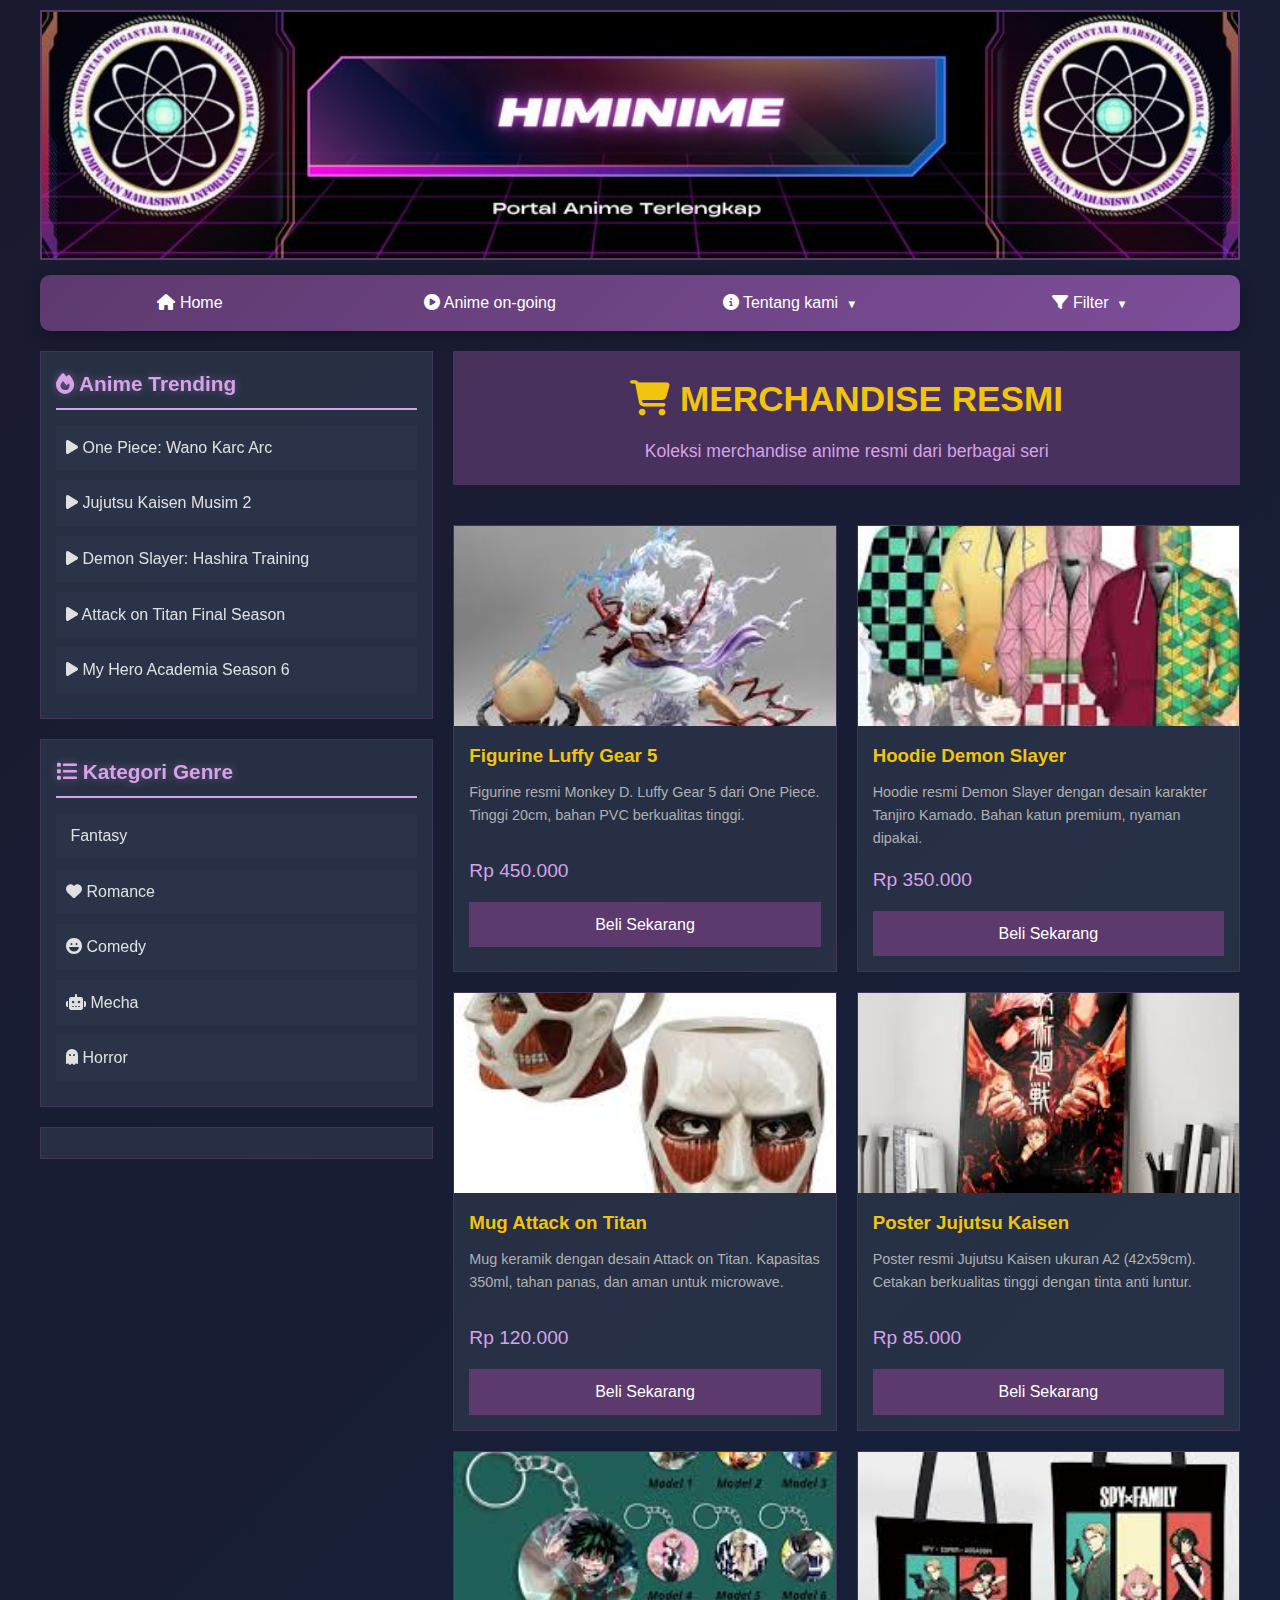
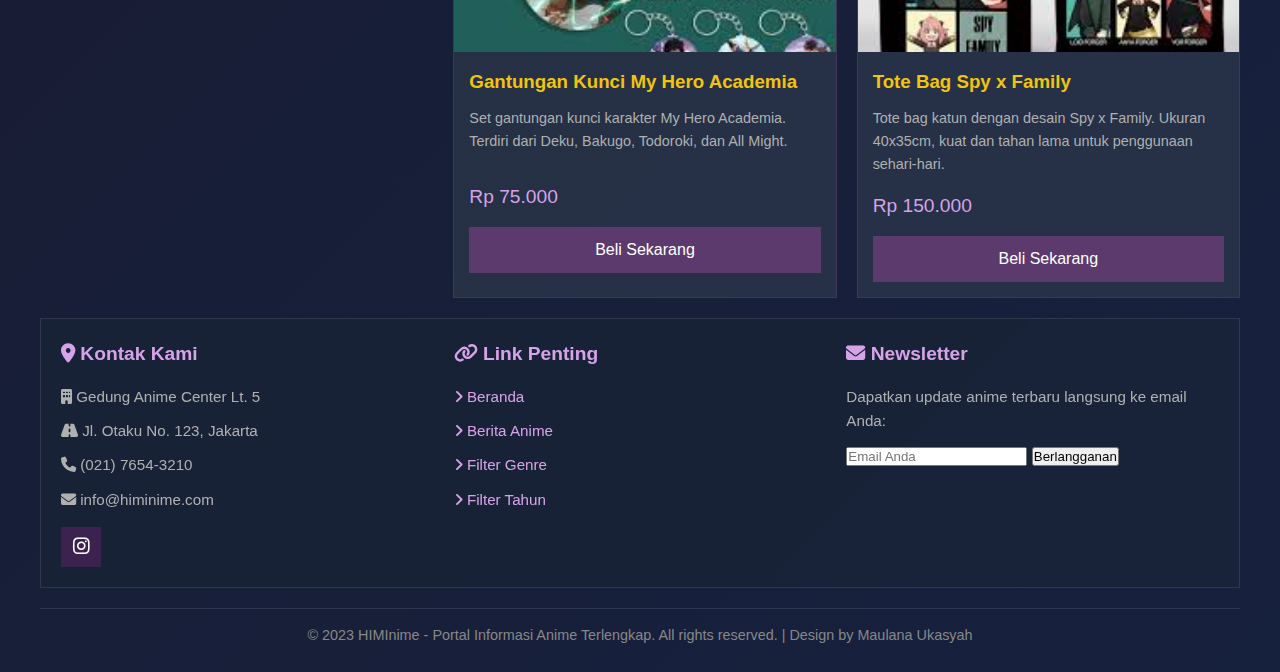
<file: merchandise resmi/merchandise.html>
<!DOCTYPE html>
<html lang="id">
<head>
    <meta charset="UTF-8">
    <meta name="viewport" content="width=device-width, initial-scale=1.0">
    <title>Merchandise Resmi - HIMInime</title>
    <link rel="stylesheet" href="https://cdnjs.cloudflare.com/ajax/libs/font-awesome/6.4.0/css/all.min.css">
<link rel="stylesheet" href="merchandise.css">
</head>
<body>
    <div id="wrap">
        <div id="header">
            <img src="/Image/HIMInime.jpg" alt="HIMInime - Portal Anime Terbaik">
        </div>
        
        <div id="menu">
            <ul>
                <li><a href="/beranda/index.html"><span><i class="fas fa-home"></i> Home</span></a></li>
                <li><a href="/anime on-going/ongoing.html"><span><i class="fas fa-play-circle"></i> Anime on-going</span></a></li>
                <li>
                    <a href="#"><span><i class="fas fa-info-circle"></i> Tentang kami</span></a>
                    <ul>
                        <li><a href="/berita/berita.html"><span><i class="fas fa-newspaper"></i> Berita Anime</span></a></li>
                        <li><a href="/project/project.html"><span><i class="fas fa-project-diagram"></i> Project</span></a></li>
                        <li><a href="/contact/kontak.html"><span><i class="fas fa-envelope"></i> Kontak</span></a></li>
                    </ul>
                </li>
                <li>
                    <a href="#"><span><i class="fas fa-filter"></i> Filter</span></a>
                    <ul>
                        <li><a href="/genre/genre.html"><span><i class="fas fa-tags"></i> Genre</span></a></li>
                        <li><a href="/tahun/tahun.html"><span><i class="fas fa-calendar"></i> Tahun</span></a></li>
                    </ul>
                </li>            
            </ul>
        </div>

        <div class="main-content">
            <div id="left">
                <div id="top-left" class="box-section">
                    <div class="section-title">
                        <i class="fas fa-fire"></i> Anime Trending
                    </div>
                    <div id="content-tl">
                        <ul>
                             <li><a href="https://one-piece.com/index.html?utm_source=chatgpt.com"><i class="fas fa-play"></i> One Piece: Wano Karc Arc</a></li>
                            <li><a href="https://jujutsukaisen.jp/?utm_source=chatgpt.com"><i class="fas fa-play"></i> Jujutsu Kaisen Musim 2</a></li>
                            <li><a href="https://demonslayer-anime.com/?utm_source=chatgpt.com"><i class="fas fa-play"></i> Demon Slayer: Hashira Training</a></li>
                            <li><a href="https://www.reddit.com/r/attackontitan/comments/1jo0k2i/attack_on_titan_launches_new_official_website/?utm_source=chatgpt.com"><i class="fas fa-play"></i> Attack on Titan Final Season</a></li>
                            <li><a href="https://heroaca.com/?utm_source=chatgpt.com"><i class="fas fa-play"></i> My Hero Academia Season 6</a></li>
                        </ul>
                    </div>
                </div>
                
                <div id="midle-left" class="box-section">
                    <div class="section-title">
                        <i class="fas fa-list"></i> Kategori Genre
                    </div>
                    <div id="content-tl">
                        <ul>
                            <li><a href="#"><i class="fas fa-fantasy-flight"></i> Fantasy</a></li>
                            <li><a href="#"><i class="fas fa-heart"></i> Romance</a></li>
                            <li><a href="#"><i class="fas fa-laugh"></i> Comedy</a></li>
                            <li><a href="#"><i class="fas fa-robot"></i> Mecha</a></li>
                            <li><a href="#"><i class="fas fa-ghost"></i> Horror</a></li>
                        </ul>
                    </div>
                </div>
                
                <div id="bottom-left" class="box-section floating">
                </div>
            </div>
            
            <div id="right">
                <div class="page-header">
                    <h1><i class="fas fa-shopping-cart"></i> MERCHANDISE RESMI</h1>
                    <p>Koleksi merchandise anime resmi dari berbagai seri</p>
                </div>
                
                <div class="merch-container">
                    <div class="merch-card">
                        <div class="merch-image">
                            <img src="/Image/figure.jpeg" alt="Figurine Anime">
                        </div>
                        <div class="merch-info">
                            <h3>Figurine Luffy Gear 5</h3>
                            <p>Figurine resmi Monkey D. Luffy Gear 5 dari One Piece. Tinggi 20cm, bahan PVC berkualitas tinggi.</p>
                            <div class="merch-price">Rp 450.000</div>
                            <a href="#" class="btn-buy">Beli Sekarang</a>
                        </div>
                    </div>
                    
                    <div class="merch-card">
                        <div class="merch-image">
                            <img src="/Image/hodi.jpeg" alt="Hoodie Anime">
                        </div>
                        <div class="merch-info">
                            <h3>Hoodie Demon Slayer</h3>
                            <p>Hoodie resmi Demon Slayer dengan desain karakter Tanjiro Kamado. Bahan katun premium, nyaman dipakai.</p>
                            <div class="merch-price">Rp 350.000</div>
                            <a href="#" class="btn-buy">Beli Sekarang</a>
                        </div>
                    </div>
                    
                    <div class="merch-card">
                        <div class="merch-image">
                            <img src="/Image/mug.jpeg" alt="Mug Anime">
                        </div>
                        <div class="merch-info">
                            <h3>Mug Attack on Titan</h3>
                            <p>Mug keramik dengan desain Attack on Titan. Kapasitas 350ml, tahan panas, dan aman untuk microwave.</p>
                            <div class="merch-price">Rp 120.000</div>
                            <a href="#" class="btn-buy">Beli Sekarang</a>
                        </div>
                    </div>
                    
                    <div class="merch-card">
                        <div class="merch-image">
                            <img src="/Image/poster.jpeg" alt="Poster Anime">
                        </div>
                        <div class="merch-info">
                            <h3>Poster Jujutsu Kaisen</h3>
                            <p>Poster resmi Jujutsu Kaisen ukuran A2 (42x59cm). Cetakan berkualitas tinggi dengan tinta anti luntur.</p>
                            <div class="merch-price">Rp 85.000</div>
                            <a href="#" class="btn-buy">Beli Sekarang</a>
                        </div>
                    </div>
                    
                    <div class="merch-card">
                        <div class="merch-image">
                            <img src="/Image/gantungan.jpeg" alt="Gantungan Kunci Anime">
                        </div>
                        <div class="merch-info">
                            <h3>Gantungan Kunci My Hero Academia</h3>
                            <p>Set gantungan kunci karakter My Hero Academia. Terdiri dari Deku, Bakugo, Todoroki, dan All Might.</p>
                            <div class="merch-price">Rp 75.000</div>
                            <a href="#" class="btn-buy">Beli Sekarang</a>
                        </div>
                    </div>
                    
                    <div class="merch-card">
                        <div class="merch-image">
                            <img src="/Image/tas.jpeg" alt="Tote Bag Anime">
                        </div>
                        <div class="merch-info">
                            <h3>Tote Bag Spy x Family</h3>
                            <p>Tote bag katun dengan desain Spy x Family. Ukuran 40x35cm, kuat dan tahan lama untuk penggunaan sehari-hari.</p>
                            <div class="merch-price">Rp 150.000</div>
                            <a href="#" class="btn-buy">Beli Sekarang</a>
                        </div>
                    </div>
                </div>
            </div>
        </div>
        
        <div id="footer">
            <div class="footer-section">
                <h3><i class="fas fa-map-marker-alt"></i> Kontak Kami</h3>
                <p><i class="fas fa-building"></i> Gedung Anime Center Lt. 5</p>
                <p><i class="fas fa-road"></i> Jl. Otaku No. 123, Jakarta</p>
                <p><i class="fas fa-phone"></i> (021) 7654-3210</p>
                <p><i class="fas fa-envelope"></i> info@himinime.com</p>
                <div class="social-links">
                    <a href="https://www.instagram.com/saare.___/"><i class="fab fa-instagram"></i></a>
                </div>
            </div>
            
            <div class="footer-section">
                <h3><i class="fas fa-link"></i> Link Penting</h3>
                <p><a href="/beranda/index.html"><i class="fas fa-angle-right"></i> Beranda</a></p>
                <p><a href="/berita/berita.html"><i class="fas fa-angle-right"></i> Berita Anime</a></p>
                <p><a href="/genre/genre.html"><i class="fas fa-angle-right"></i> Filter Genre</a></p>
                <p><a href="/tahun/tahun.html"><i class="fas fa-angle-right"></i> Filter Tahun</a></p>
            </div>
            
            <div class="footer-section">
                <h3><i class="fas fa-envelope"></i> Newsletter</h3>
                <p>Dapatkan update anime terbaru langsung ke email Anda:</p>
                <form>
                    <input type="email" placeholder="Email Anda">
                    <button type="submit">Berlangganan</button>
                </form>
            </div>
        </div>
        
        <div class="copyright">
            &copy; 2023 HIMInime - Portal Informasi Anime Terlengkap. All rights reserved. | Design by Maulana Ukasyah
        </div>
    </div>
</body>
</html>
</file>
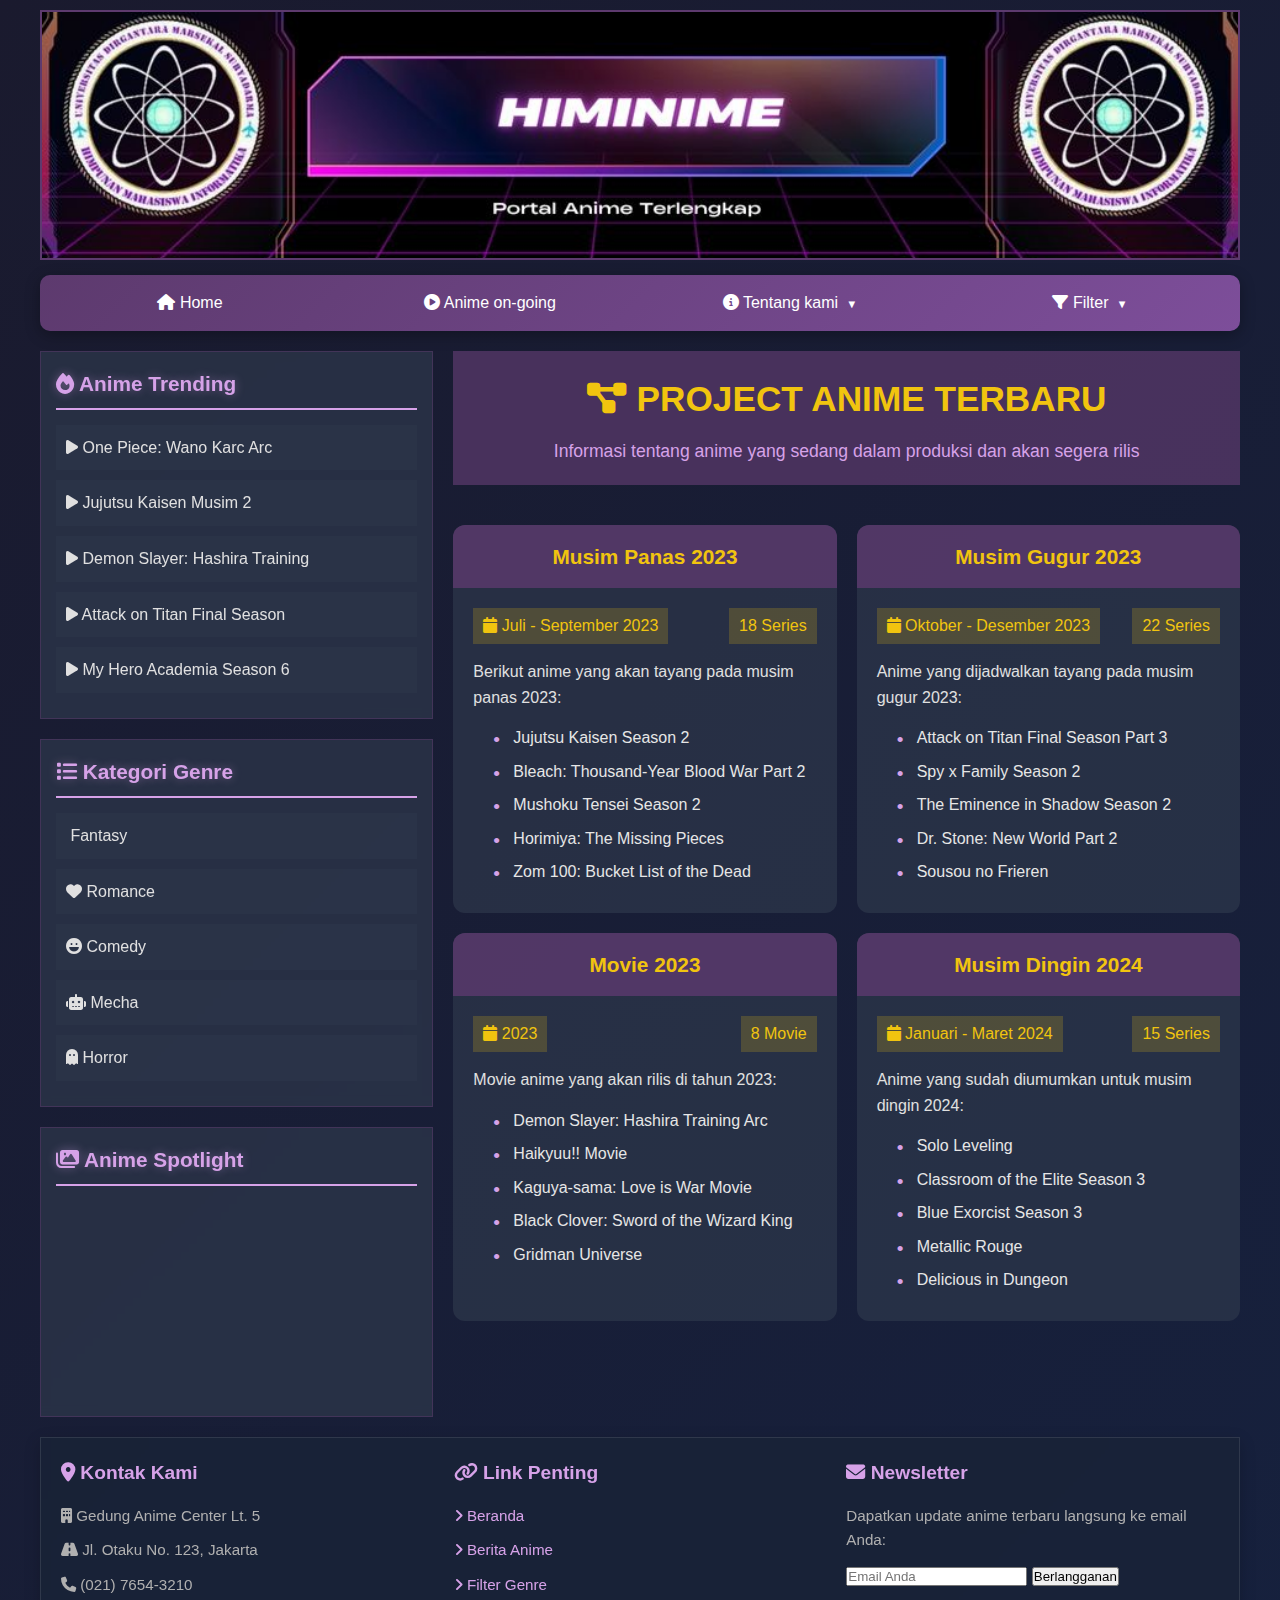
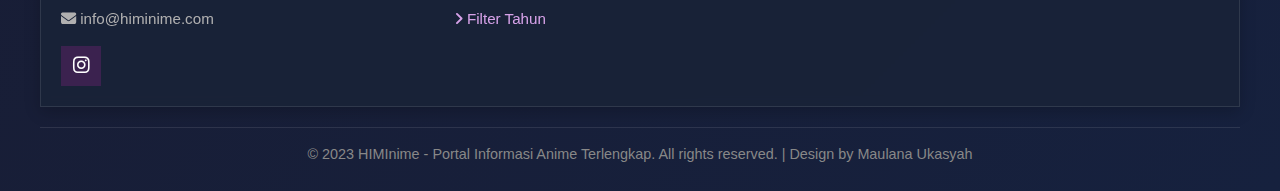
<file: project/project.html>
<!-- project.html -->
<!DOCTYPE html>
<html lang="id">
<head>
    <meta charset="UTF-8">
    <meta name="viewport" content="width=device-width, initial-scale=1.0">
    <title>Project Anime - HIMInime</title>
    <link rel="stylesheet" href="https://cdnjs.cloudflare.com/ajax/libs/font-awesome/6.4.0/css/all.min.css">
    <link rel="stylesheet" href="project.css">
</head>
<body>
    <div id="wrap">
        <div id="header">
            <img src="/Image/HIMInime.jpg" alt="HIMInime - Portal Anime Terbaik">
        </div>
        
        <div id="menu">
            <ul>
                <li><a href="/beranda/index.html"><span><i class="fas fa-home"></i> Home</span></a></li>
                <li><a href="/anime on-going/ongoing.html"><span><i class="fas fa-play-circle"></i> Anime on-going</span></a></li>
                <li>
                    <a href="#"><span><i class="fas fa-info-circle"></i> Tentang kami</span></a>
                    <ul>
                        <li><a href="/berita/berita.html"><span><i class="fas fa-newspaper"></i> Berita Anime</span></a></li>
                        <li><a href="#" class="active"><span><i class="fas fa-project-diagram"></i> Project</span></a></li>
                        <li><a href="/contact/kontak.html"><span><i class="fas fa-envelope"></i> Kontak</span></a></li>
                    </ul>
                </li>
                <li>
                    <a href="#"><span><i class="fas fa-filter"></i> Filter</span></a>
                    <ul>
                        <li><a href="/genre/genre.html"><span><i class="fas fa-tags"></i> Genre</span></a></li>
                        <li><a href="/tahun/tahun.html"><span><i class="fas fa-calendar"></i> Tahun</span></a></li>
                    </ul>
                </li>            
            </ul>
        </div>

        <div class="main-content">
            <div id="left">
                <div id="top-left" class="box-section">
                    <div class="section-title">
                        <i class="fas fa-fire"></i> Anime Trending
                    </div>
                    <div id="content-tl">
                        <ul>
                             <li><a href="https://one-piece.com/index.html?utm_source=chatgpt.com"><i class="fas fa-play"></i> One Piece: Wano Karc Arc</a></li>
                            <li><a href="https://jujutsukaisen.jp/?utm_source=chatgpt.com"><i class="fas fa-play"></i> Jujutsu Kaisen Musim 2</a></li>
                            <li><a href="https://demonslayer-anime.com/?utm_source=chatgpt.com"><i class="fas fa-play"></i> Demon Slayer: Hashira Training</a></li>
                            <li><a href="https://www.reddit.com/r/attackontitan/comments/1jo0k2i/attack_on_titan_launches_new_official_website/?utm_source=chatgpt.com"><i class="fas fa-play"></i> Attack on Titan Final Season</a></li>
                            <li><a href="https://heroaca.com/?utm_source=chatgpt.com"><i class="fas fa-play"></i> My Hero Academia Season 6</a></li>
                        </ul>
                    </div>
                </div>
                
                <div id="midle-left" class="box-section">
                    <div class="section-title">
                        <i class="fas fa-list"></i> Kategori Genre
                    </div>
                    <div id="content-tl">
                        <ul>
                            <li><a href="#"><i class="fas fa-fantasy-flight"></i> Fantasy</a></li>
                            <li><a href="#"><i class="fas fa-heart"></i> Romance</a></li>
                            <li><a href="#"><i class="fas fa-laugh"></i> Comedy</a></li>
                            <li><a href="#"><i class="fas fa-robot"></i> Mecha</a></li>
                            <li><a href="#"><i class="fas fa-ghost"></i> Horror</a></li>
                        </ul>
                    </div>
                </div>
                
                <div id="bottom-left" class="box-section floating">
                    <div class="section-title">
                        <i class="fas fa-images"></i> Anime Spotlight
                    </div>
                    <div id="content-tl">
                       <iframe width="350" height="200" src="https://www.youtube.com/embed/yeRvDchyo44?si=GYXm5BbSV6wxVOqk" title="YouTube video player" frameborder="0" allow="accelerometer; autoplay; clipboard-write; encrypted-media; gyroscope; picture-in-picture; web-share" referrerpolicy="strict-origin-when-cross-origin" allowfullscreen></iframe>
                    </div>
                </div>
            </div>
            
            <div id="right">
                <div class="page-header">
                    <h1><i class="fas fa-project-diagram"></i> PROJECT ANIME TERBARU</h1>
                    <p>Informasi tentang anime yang sedang dalam produksi dan akan segera rilis</p>
                </div>
                
                <div class="project-container">
                    <div class="project-card">
                        <div class="project-header">
                            <h3>Musim Panas 2023</h3>
                        </div>
                        <div class="project-content">
                            <div class="project-info">
                                <span><i class="fas fa-calendar"></i> Juli - September 2023</span>
                                <span>18 Series</span>
                            </div>
                            <p>Berikut anime yang akan tayang pada musim panas 2023:</p>
                            <ul class="anime-list">
                                <li>Jujutsu Kaisen Season 2</li>
                                <li>Bleach: Thousand-Year Blood War Part 2</li>
                                <li>Mushoku Tensei Season 2</li>
                                <li>Horimiya: The Missing Pieces</li>
                                <li>Zom 100: Bucket List of the Dead</li>
                            </ul>
                        </div>
                    </div>
                    
                    <div class="project-card">
                        <div class="project-header">
                            <h3>Musim Gugur 2023</h3>
                        </div>
                        <div class="project-content">
                            <div class="project-info">
                                <span><i class="fas fa-calendar"></i> Oktober - Desember 2023</span>
                                <span>22 Series</span>
                            </div>
                            <p>Anime yang dijadwalkan tayang pada musim gugur 2023:</p>
                            <ul class="anime-list">
                                <li>Attack on Titan Final Season Part 3</li>
                                <li>Spy x Family Season 2</li>
                                <li>The Eminence in Shadow Season 2</li>
                                <li>Dr. Stone: New World Part 2</li>
                                <li>Sousou no Frieren</li>
                            </ul>
                        </div>
                    </div>
                    
                    <div class="project-card">
                        <div class="project-header">
                            <h3>Movie 2023</h3>
                        </div>
                        <div class="project-content">
                            <div class="project-info">
                                <span><i class="fas fa-calendar"></i> 2023</span>
                                <span>8 Movie</span>
                            </div>
                            <p>Movie anime yang akan rilis di tahun 2023:</p>
                            <ul class="anime-list">
                                <li>Demon Slayer: Hashira Training Arc</li>
                                <li>Haikyuu!! Movie</li>
                                <li>Kaguya-sama: Love is War Movie</li>
                                <li>Black Clover: Sword of the Wizard King</li>
                                <li>Gridman Universe</li>
                            </ul>
                        </div>
                    </div>
                    
                    <div class="project-card">
                        <div class="project-header">
                            <h3>Musim Dingin 2024</h3>
                        </div>
                        <div class="project-content">
                            <div class="project-info">
                                <span><i class="fas fa-calendar"></i> Januari - Maret 2024</span>
                                <span>15 Series</span>
                            </div>
                            <p>Anime yang sudah diumumkan untuk musim dingin 2024:</p>
                            <ul class="anime-list">
                                <li>Solo Leveling</li>
                                <li>Classroom of the Elite Season 3</li>
                                <li>Blue Exorcist Season 3</li>
                                <li>Metallic Rouge</li>
                                <li>Delicious in Dungeon</li>
                            </ul>
                        </div>
                    </div>
                </div>
            </div>
        </div>
        
        <div id="footer">
            <div class="footer-section">
                <h3><i class="fas fa-map-marker-alt"></i> Kontak Kami</h3>
                <p><i class="fas fa-building"></i> Gedung Anime Center Lt. 5</p>
                <p><i class="fas fa-road"></i> Jl. Otaku No. 123, Jakarta</p>
                <p><i class="fas fa-phone"></i> (021) 7654-3210</p>
                <p><i class="fas fa-envelope"></i> info@himinime.com</p>
                <div class="social-links">
                    <a href="https://www.instagram.com/saare.___/"><i class="fab fa-instagram"></i></a>
                </div>
            </div>
            
            <div class="footer-section">
                <h3><i class="fas fa-link"></i> Link Penting</h3>
                <p><a href="/beranda/index.html"><i class="fas fa-angle-right"></i> Beranda</a></p>
                <p><a href="/berita/berita.html"><i class="fas fa-angle-right"></i> Berita Anime</a></p>
                <p><a href="/genre/genre.html"><i class="fas fa-angle-right"></i> Filter Genre</a></p>
                <p><a href="/tahun/tahun.html"><i class="fas fa-angle-right"></i> Filter Tahun</a></p>
            </div>
            
            <div class="footer-section">
                <h3><i class="fas fa-envelope"></i> Newsletter</h3>
                <p>Dapatkan update anime terbaru langsung ke email Anda:</p>
                <form>
                    <input type="email" placeholder="Email Anda">
                    <button type="submit">Berlangganan</button>
                </form>
            </div>
        </div>
        
        <div class="copyright">
            &copy; 2023 HIMInime - Portal Informasi Anime Terlengkap. All rights reserved. | Design by Maulana Ukasyah
        </div>
    </div>
</body>
</html>
</file>
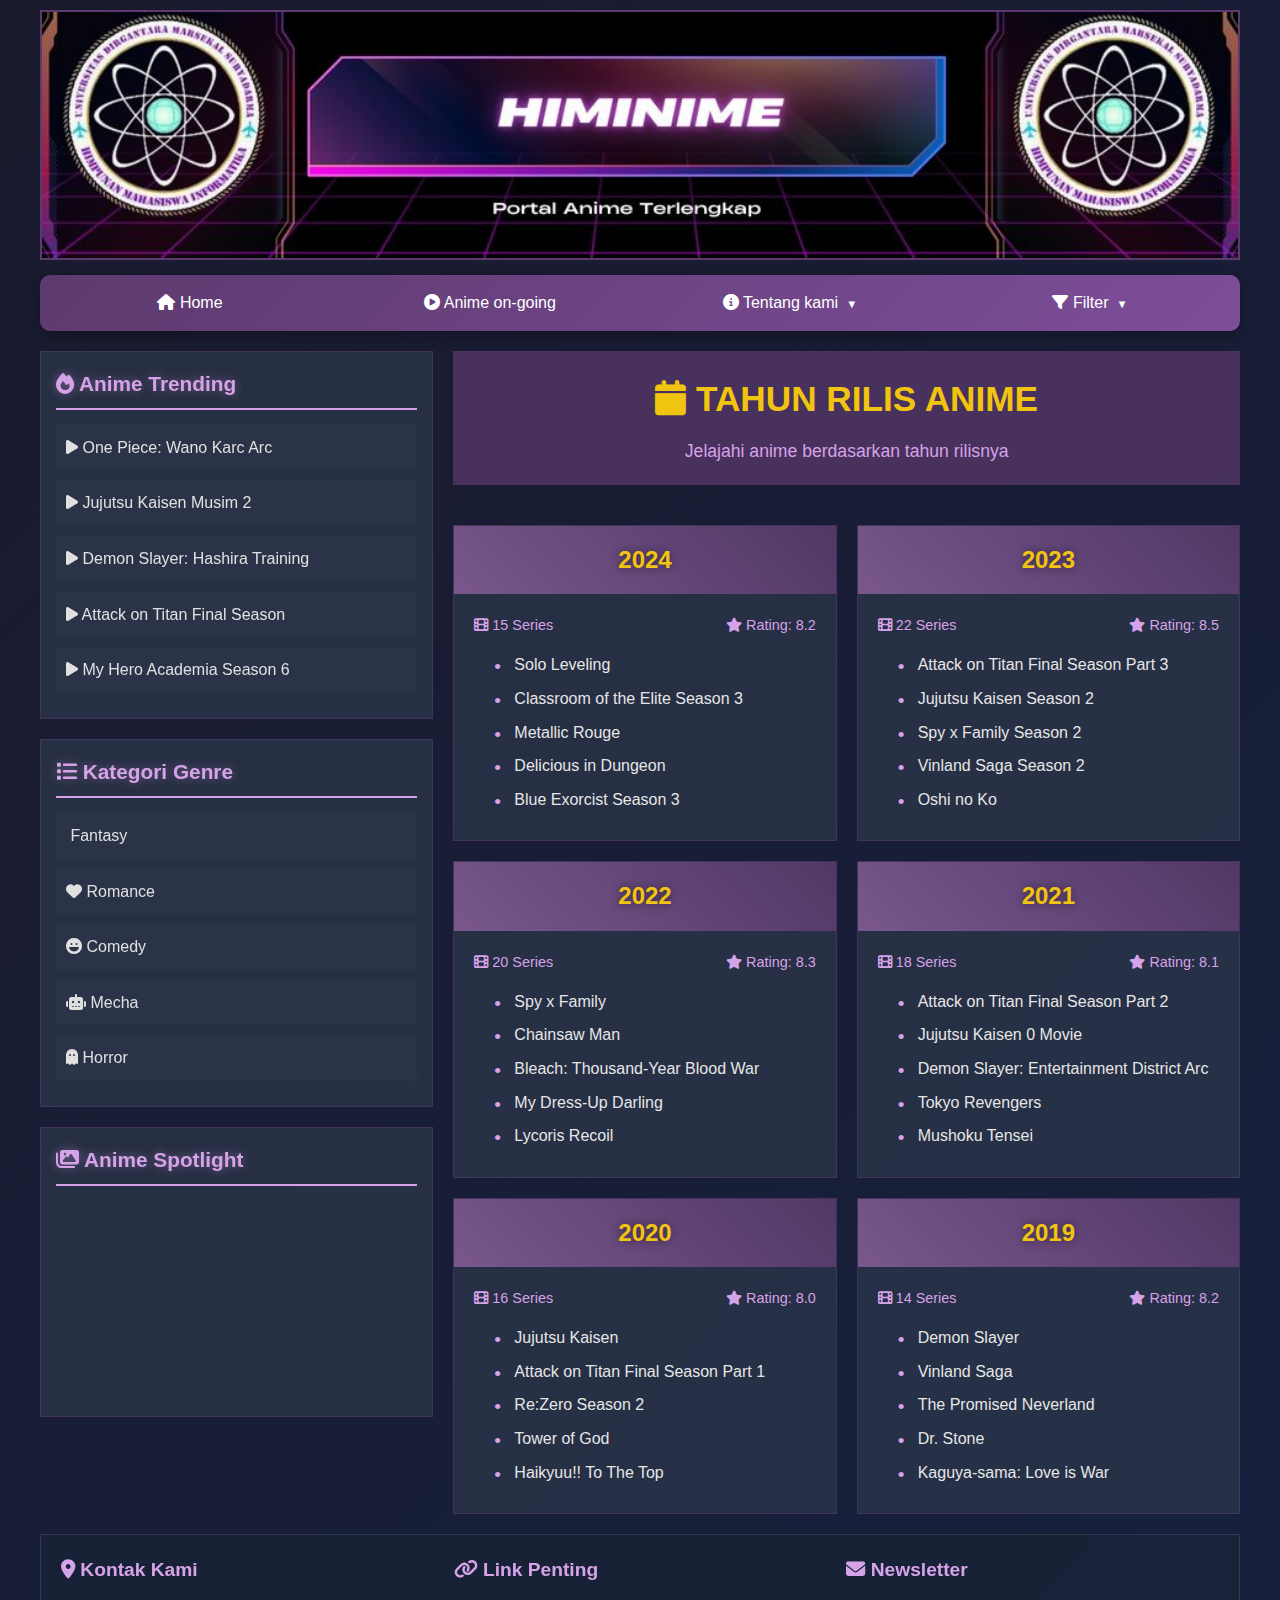
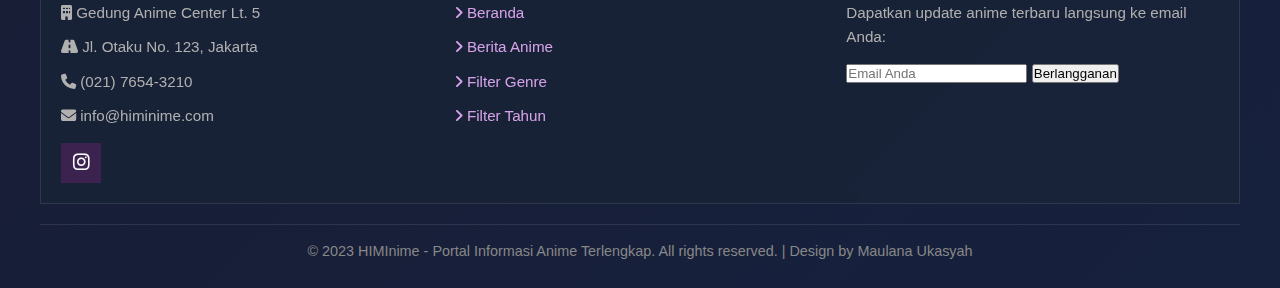
<file: tahun/tahun.html>
<!DOCTYPE html>
<html lang="id">
<head>
    <meta charset="UTF-8">
    <meta name="viewport" content="width=device-width, initial-scale=1.0">
    <title>Tahun Rilis Anime - HIMInime</title>
    <link rel="stylesheet" href="https://cdnjs.cloudflare.com/ajax/libs/font-awesome/6.4.0/css/all.min.css">
  <link rel="stylesheet" href="tahun.css">
</head>
<body>
    <div id="wrap">
        <div id="header">
            <img src="/Image/HIMInime.jpg" alt="HIMInime - Portal Anime Terbaik">
        </div>
        
        <div id="menu">
            <ul>
                <li><a href="/beranda/index.html"><span><i class="fas fa-home"></i> Home</span></a></li>
                <li><a href="/anime on-going/ongoing.html"><span><i class="fas fa-play-circle"></i> Anime on-going</span></a></li>
                <li>
                    <a href="#"><span><i class="fas fa-info-circle"></i> Tentang kami</span></a>
                    <ul>
                        <li><a href="/berita/berita.html"><span><i class="fas fa-newspaper"></i> Berita Anime</span></a></li>
                        <li><a href="/project/project.html"><span><i class="fas fa-project-diagram"></i> Project</span></a></li>
                        <li><a href="/contact/kontak.html"><span><i class="fas fa-envelope"></i> Kontak</span></a></li>
                    </ul>
                </li>
                <li>
                    <a href="#"><span><i class="fas fa-filter"></i> Filter</span></a>
                    <ul>
                        <li><a href="/genre/genre.html"><span><i class="fas fa-tags"></i> Genre</span></a></li>
                        <li><a href="#" class="active"><span><i class="fas fa-calendar"></i> Tahun</span></a></li>
                    </ul>
                </li>            
            </ul>
        </div>

        <div class="main-content">
            <div id="left">
                <div id="top-left" class="box-section">
                    <div class="section-title">
                        <i class="fas fa-fire"></i> Anime Trending
                    </div>
                    <div id="content-tl">
                        <ul>
                            <li><a href="https://one-piece.com/index.html?utm_source=chatgpt.com"><i class="fas fa-play"></i> One Piece: Wano Karc Arc</a></li>
                            <li><a href="https://jujutsukaisen.jp/?utm_source=chatgpt.com"><i class="fas fa-play"></i> Jujutsu Kaisen Musim 2</a></li>
                            <li><a href="https://demonslayer-anime.com/?utm_source=chatgpt.com"><i class="fas fa-play"></i> Demon Slayer: Hashira Training</a></li>
                            <li><a href="https://www.reddit.com/r/attackontitan/comments/1jo0k2i/attack_on_titan_launches_new_official_website/?utm_source=chatgpt.com"><i class="fas fa-play"></i> Attack on Titan Final Season</a></li>
                            <li><a href="https://heroaca.com/?utm_source=chatgpt.com"><i class="fas fa-play"></i> My Hero Academia Season 6</a></li>
                        </ul>
                    </div>
                </div>
                
                <div id="midle-left" class="box-section">
                    <div class="section-title">
                        <i class="fas fa-list"></i> Kategori Genre
                    </div>
                    <div id="content-tl">
                        <ul>
                            <li><a href="#"><i class="fas fa-fantasy-flight"></i> Fantasy</a></li>
                            <li><a href="#"><i class="fas fa-heart"></i> Romance</a></li>
                            <li><a href="#"><i class="fas fa-laugh"></i> Comedy</a></li>
                            <li><a href="#"><i class="fas fa-robot"></i> Mecha</a></li>
                            <li><a href="#"><i class="fas fa-ghost"></i> Horror</a></li>
                        </ul>
                    </div>
                </div>
                
                <div id="bottom-left" class="box-section floating">
                    <div class="section-title">
                        <i class="fas fa-images"></i> Anime Spotlight
                    </div>
                    <div id="content-tl">
                       <iframe width="350" height="200" src="https://www.youtube.com/embed/4REA4evnf5M?si=s9icSZSYzjhfIf5B" title="YouTube video player" frameborder="0" allow="accelerometer; autoplay; clipboard-write; encrypted-media; gyroscope; picture-in-picture; web-share" referrerpolicy="strict-origin-when-cross-origin" allowfullscreen></iframe>
                    </div>
                </div>
            </div>
            
            <div id="right">
                <div class="page-header">
                    <h1><i class="fas fa-calendar"></i> TAHUN RILIS ANIME</h1>
                    <p>Jelajahi anime berdasarkan tahun rilisnya</p>
                </div>
                
                <div class="year-container">
                    <div class="year-card">
                        <div class="year-header">
                            <h3>2024</h3>
                        </div>
                        <div class="year-content">
                            <div class="info">
                                <span><i class="fas fa-film"></i> 15 Series</span>
                                <span><i class="fas fa-star"></i> Rating: 8.2</span>
                            </div>
                            <ul class="anime-list">
                                <li>Solo Leveling</li>
                                <li>Classroom of the Elite Season 3</li>
                                <li>Metallic Rouge</li>
                                <li>Delicious in Dungeon</li>
                                <li>Blue Exorcist Season 3</li>
                            </ul>
                        </div>
                    </div>
                    
                    <div class="year-card">
                        <div class="year-header">
                            <h3>2023</h3>
                        </div>
                        <div class="year-content">
                            <div class="info">
                                <span><i class="fas fa-film"></i> 22 Series</span>
                                <span><i class="fas fa-star"></i> Rating: 8.5</span>
                            </div>
                            <ul class="anime-list">
                                <li>Attack on Titan Final Season Part 3</li>
                                <li>Jujutsu Kaisen Season 2</li>
                                <li>Spy x Family Season 2</li>
                                <li>Vinland Saga Season 2</li>
                                <li>Oshi no Ko</li>
                            </ul>
                        </div>
                    </div>
                    
                    <div class="year-card">
                        <div class="year-header">
                            <h3>2022</h3>
                        </div>
                        <div class="year-content">
                            <div class="info">
                                <span><i class="fas fa-film"></i> 20 Series</span>
                                <span><i class="fas fa-star"></i> Rating: 8.3</span>
                            </div>
                            <ul class="anime-list">
                                <li>Spy x Family</li>
                                <li>Chainsaw Man</li>
                                <li>Bleach: Thousand-Year Blood War</li>
                                <li>My Dress-Up Darling</li>
                                <li>Lycoris Recoil</li>
                            </ul>
                        </div>
                    </div>
                    
                    <div class="year-card">
                        <div class="year-header">
                            <h3>2021</h3>
                        </div>
                        <div class="year-content">
                            <div class="info">
                                <span><i class="fas fa-film"></i> 18 Series</span>
                                <span><i class="fas fa-star"></i> Rating: 8.1</span>
                            </div>
                            <ul class="anime-list">
                                <li>Attack on Titan Final Season Part 2</li>
                                <li>Jujutsu Kaisen 0 Movie</li>
                                <li>Demon Slayer: Entertainment District Arc</li>
                                <li>Tokyo Revengers</li>
                                <li>Mushoku Tensei</li>
                            </ul>
                        </div>
                    </div>
                    
                    <div class="year-card">
                        <div class="year-header">
                            <h3>2020</h3>
                        </div>
                        <div class="year-content">
                            <div class="info">
                                <span><i class="fas fa-film"></i> 16 Series</span>
                                <span><i class="fas fa-star"></i> Rating: 8.0</span>
                            </div>
                            <ul class="anime-list">
                                <li>Jujutsu Kaisen</li>
                                <li>Attack on Titan Final Season Part 1</li>
                                <li>Re:Zero Season 2</li>
                                <li>Tower of God</li>
                                <li>Haikyuu!! To The Top</li>
                            </ul>
                        </div>
                    </div>
                    
                    <div class="year-card">
                        <div class="year-header">
                            <h3>2019</h3>
                        </div>
                        <div class="year-content">
                            <div class="info">
                                <span><i class="fas fa-film"></i> 14 Series</span>
                                <span><i class="fas fa-star"></i> Rating: 8.2</span>
                            </div>
                            <ul class="anime-list">
                                <li>Demon Slayer</li>
                                <li>Vinland Saga</li>
                                <li>The Promised Neverland</li>
                                <li>Dr. Stone</li>
                                <li>Kaguya-sama: Love is War</li>
                            </ul>
                        </div>
                    </div>
                </div>
            </div>
        </div>
        
        <div id="footer">
            <div class="footer-section">
                <h3><i class="fas fa-map-marker-alt"></i> Kontak Kami</h3>
                <p><i class="fas fa-building"></i> Gedung Anime Center Lt. 5</p>
                <p><i class="fas fa-road"></i> Jl. Otaku No. 123, Jakarta</p>
                <p><i class="fas fa-phone"></i> (021) 7654-3210</p>
                <p><i class="fas fa-envelope"></i> info@himinime.com</p>
                <div class="social-links">
                    <a href="https://www.instagram.com/saare.___/"><i class="fab fa-instagram"></i></a>
                </div>
            </div>
            
            <div class="footer-section">
                <h3><i class="fas fa-link"></i> Link Penting</h3>
                <p><a href="/beranda/index.html"><i class="fas fa-angle-right"></i> Beranda</a></p>
                <p><a href="/berita/berita.html"><i class="fas fa-angle-right"></i> Berita Anime</a></p>
                <p><a href="/genre/genre.html"><i class="fas fa-angle-right"></i> Filter Genre</a></p>
                <p><a href="/tahun/tahun.html"><i class="fas fa-angle-right"></i> Filter Tahun</a></p>
            </div>
            
            <div class="footer-section">
                <h3><i class="fas fa-envelope"></i> Newsletter</h3>
                <p>Dapatkan update anime terbaru langsung ke email Anda:</p>
                <form>
                    <input type="email" placeholder="Email Anda">
                    <button type="submit">Berlangganan</button>
                </form>
            </div>
        </div>
        
        <div class="copyright">
            &copy; 2023 HIMInime - Portal Informasi Anime Terlengkap. All rights reserved. | Design by Maulana Ukasyah
        </div>
    </div>
</body>
</html>
</file>
<file: style.css>
* {
            margin: 0;
            padding: 0;
            box-sizing: border-box;
            font-family: 'Segoe UI', Tahoma, Geneva, Verdana, sans-serif;
        }

        body {
            background: linear-gradient(135deg, #1a1a2e, #16213e);
            color: #e6e6e6;
            line-height: 1.6;
            padding: 10px;
            min-height: 100vh;
        }

        #wrap {
            max-width: 1200px;
            margin: 0 auto;
        }

        #header {
            height: 250px;
            overflow: hidden;
            margin-bottom: 15px;
            position: relative;
            border: 2px solid #5d3a6e;
        }

        #header img {
            width: 100%;
            height: 100%;
            object-fit: cover;
        }

        #menu {
            background: linear-gradient(135deg, #5d3a6e, #7d4e9a);
            margin-bottom: 20px;
            box-shadow: 0 4px 15px rgba(0, 0, 0, 0.3);
            position: relative;
            overflow: visible;
            border-radius: 10px;
        }

        #menu ul {
            display: flex;
            list-style: none;
            padding: 0;
            margin: 0;
            position: relative;
            z-index: 2;
        }

        #menu > ul > li {
            position: relative;
            flex: 1;
            text-align: center;
        }

        #menu li a {
            color: #fff;
            text-decoration: none;
            display: block;
            padding: 15px 20px;
            font-weight: 500;
            transition: all 0.3s;
        }

        #menu li a span {
            position: relative;
        }

        #menu li a:hover {
            background: rgba(255, 255, 255, 0.15);
        }

        #menu li ul {
            display: block;
            position: absolute;
            background: linear-gradient(135deg, #5d3a6e, #7d4e9a);
            width: 100%;
            z-index: 1000;
            opacity: 0;
            visibility: hidden;
            transform: translateY(10px);
            transition: all 0.3s ease;
            border-radius: 0 0 10px 10px;
            box-shadow: 0 5px 15px rgba(0, 0, 0, 0.3);
        }

        #menu li:hover ul {
            opacity: 1;
            visibility: visible;
            transform: translateY(0);
        }

        #menu li ul li {
            width: 100%;
            border-top: 1px solid rgba(255, 255, 255, 0.1);
        }

        #menu li ul li:last-child {
            border-radius: 0 0 10px 10px;
        }

        #menu li ul li a {
            padding: 12px 20px;
            font-size: 0.9em;
            text-align: left;
        }

        #menu li ul li a:hover {
            background: rgba(255, 255, 255, 0.1);
            padding-left: 25px;
        }

        #menu > ul > li:has(ul) > a::after {
            content: '▼';
            margin-left: 8px;
            display: inline-block;
            transition: transform 0.3s;
            font-size: 0.7em;
        }

        #menu > ul > li:hover:has(ul) > a::after {
            transform: rotate(180deg);
        }

        .main-content {
            display: flex;
            gap: 20px;
            margin-bottom: 20px;
        }

        #left {
            flex: 1;
            display: flex;
            flex-direction: column;
            gap: 20px;
        }

        #right {
            flex: 2;
            display: flex;
            flex-direction: column;
            gap: 20px;
        }

        .box-section {
            background: rgba(45, 55, 75, 0.7);
            padding: 15px;
            backdrop-filter: blur(5px);
            border: 1px solid rgba(93, 58, 110, 0.5);
        }

        #title {
            color: #d6a2e8;
            font-size: 1.3em;
            margin-bottom: 15px;
            padding-bottom: 8px;
            border-bottom: 2px solid #d6a2e8;
            font-weight: 600;
            text-shadow: 0 0 10px rgba(214, 162, 232, 0.4);
        }

        #content-tl ul {
            list-style: none;
            padding: 0;
        }

        #content-tl ul li {
            margin-bottom: 15.1px;
            padding: 10px;
            background: rgba(45, 55, 75, 0.5);
        }

        #content-tl ul li:hover {
            background: rgba(74, 35, 90, 0.7);
        }

        #content-tl ul li a {
            color: #e0e0e0;
            text-decoration: none;
            display: block;
        }

        #content-tl ul li a:hover {
            color: #d6a2e8;
        }

        #bottom-left #content-tl {
            height: 211px;
            overflow: hidden;
        }

        #bottom-left #content-tl img {
            width: 100%;
            height: 100%;
            object-fit: cover;
        }


        #top-right {
            background: rgba(30, 40, 60, 0.7);
            padding: 20px;
            backdrop-filter: blur(5px);
            border: 1px solid rgba(255, 255, 255, 0.1);
        }

        #top-right p {
            margin-bottom: 15px;
            line-height: 1.7;
        }

        #top-right img {
            width: 180px;
            height: 250px;
            object-fit: cover;
            margin-right: 20px;
            margin-bottom: 10px;
            float: left;
            border: 2px solid #d6a2e8;
        }

        #banner {
            height: 150px;
            background: linear-gradient(135deg, #8e44ad, #9b59b6);
            display: flex;
            align-items: center;
            justify-content: center;
            overflow: hidden;
            position: relative;
        }

        .banner-content {
            position: relative;
            z-index: 2;
            text-align: center;
            padding: 20px;
        }

        .banner-content h2 {
            font-size: 2em;
            margin-bottom: 10px;
            color: white;
            text-shadow: 0 0 10px rgba(0, 0, 0, 0.5);
        }

        .banner-content p {
            color: #f1c40f;
            font-size: 1.2em;
            font-weight: 500;
            margin: 5px 0;
        }

        .grid-section {
            display: grid;
            grid-template-columns: repeat(3, 1fr);
            gap: 17px;
            margin-bottom: 15px;
        }

        .grid-item {
            background: rgba(45, 55, 75, 0.7);
            padding: 20px;
        }

        .grid-item:hover {
            background: rgba(74, 35, 90, 0.8);
        }

        .jadwal-item {
            display: flex;
            align-items: center;
            margin-bottom: 15px;
            padding-bottom: 15px;
            border-bottom: 1px solid rgba(255, 255, 255, 0.1);
        }

        .jadwal-item:last-child {
            margin-bottom: 0;
            padding-bottom: 0;
            border-bottom: none;
        }

        .jadwal-item h1 {
            font-size: 1.8em;
            color: #f1c40f;
            min-width: 70px;
            text-align: center;
        }

        .jadwal-item span {
            margin-left: 15px;
        }

        .jadwal-item a {
            color: #e0e0e0;
            text-decoration: none;
        }

        .jadwal-item a:hover {
            color: #d6a2e8;
        }

        .kegiatan-item {
            background: rgba(60, 70, 90, 0.5);
            padding: 12px;
            margin-bottom: 10px;
        }

        .kegiatan-item:hover {
            background: rgba(74, 35, 90, 0.7);
        }

        .kegiatan-item:last-child {
            margin-bottom: 0;
        }

        .bottom-content {
            display: flex;
            gap: 20px;
            margin-bottom: 20px;
        }

        .bottom-item {
            flex: 1;
            background: rgba(30, 40, 60, 0.7);
            padding: 15px;
            backdrop-filter: blur(5px);
            border: 1px solid rgba(255, 255, 255, 0.1);
            height: 300px;
        }

        iframe {
            width: 350px;
            height: 200px;
            border: none;
        }

        .video-container {
            position: relative;
            width: 350px;
            height: 200px;
            overflow: hidden;
        }

        .video-container img {
            width: 350px;
            height: 200px;
            object-fit: cover;
        }

        .play-icon {
            position: absolute;
            top: 50%;
            left: 50%;
            color: white;
            font-size: 4em;
            opacity: 0.8;
            text-shadow: 0 0 15px rgba(0, 0, 0, 0.8);
        }

        .video-container:hover .play-icon {
            opacity: 1;
        }

        #footer {
            display: flex;
            gap: 20px;
            margin-top: 20px;
            background: rgba(25, 35, 55, 0.8);
            padding: 20px;
            backdrop-filter: blur(5px);
            border: 1px solid rgba(255, 255, 255, 0.1);
        }

        .footer-section {
            flex: 1;
        }

        .footer-section h3 {
            color: #d6a2e8;
            margin-bottom: 15px;
            font-size: 1.2em;
        }

        .footer-section p {
            margin-bottom: 10px;
            font-size: 0.95em;
            color: #b0b0b0;
        }

        .footer-section a {
            color: #d6a2e8;
            text-decoration: none;
        }

        .footer-section a:hover {
            color: #f1c40f;
            text-decoration: underline;
        }

        .social-links {
            display: flex;
            gap: 15px;
            margin-top: 15px;
        }

        .social-links a {
            display: inline-block;
            width: 40px;
            height: 40px;
            background: rgba(74, 35, 90, 0.7);
            text-align: center;
            line-height: 40px;
            color: white;
            font-size: 1.2em;
        }

        .social-links a:hover {
            background: #f1c40f;
            color: #2c3e50;
        }

        input[type="text"],
        input[type="email"] {
            width: 100%;
            padding: 10px;
            margin-bottom: 10px;
            border: none;
            background: rgba(255, 255, 255, 0.1);
            color: white;
        }

        button[type="submit"] {
            width: 100%;
            padding: 12px;
            background: linear-gradient(135deg, #8e44ad, #9b59b6);
            color: white;
            border: none;
            cursor: pointer;
            font-weight: bold;
        }

        button[type="submit"]:hover {
            background: linear-gradient(135deg, #9b59b6, #8e44ad);
        }

        .copyright {
            text-align: center;
            padding: 15px;
            color: #888;
            font-size: 0.9em;
            margin-top: 20px;
            border-top: 1px solid rgba(255, 255, 255, 0.1);
        }

        @keyframes fadeIn {
            from { opacity: 0; transform: translateY(20px); }
            to { opacity: 1; transform: translateY(0); }
        }

        @media (max-width: 768px) {
            .main-content {
                flex-direction: column;
            }
            
            .grid-section {
                grid-template-columns: 1fr;
            }
            
            .bottom-content {
                flex-direction: column;
            }
            
            #footer {
                flex-direction: column;
            }
            
            #top-right img {
                float: none;
                display: block;
                margin: 0 auto 20px;
                width: 100%;
                max-width: 250px;
            }
            
            #menu ul {
                flex-direction: column;
            }
            
            #menu > ul > li {
                text-align: left;
            }
            
            #menu li ul {
                position: static;
                opacity: 1;
                visibility: visible;
                transform: none;
                display: none;
                box-shadow: none;
                width: 100%;
            }
            
            #menu li:hover ul {
                display: block;
            }
            
            #menu > ul > li:has(ul) > a::after {
                content: '▼';
                float: right;
                transform: rotate(0deg);
            }
            
            #menu > ul > li:hover:has(ul) > a::after {
                transform: rotate(180deg);
            }
        }
</file>
<file: anime on-going/ongoing.css>
* {
            margin: 0;
            padding: 0;
            box-sizing: border-box;
            font-family: 'Segoe UI', Tahoma, Geneva, Verdana, sans-serif;
        }

        body {
            background: linear-gradient(135deg, #1a1a2e, #16213e);
            color: #e6e6e6;
            line-height: 1.6;
            padding: 10px;
            min-height: 100vh;
        }

        #wrap {
            max-width: 1200px;
            margin: 0 auto;
        }

        #header {
            height: 250px;
            overflow: hidden;
            margin-bottom: 15px;
            position: relative;
            border: 2px solid #5d3a6e;
        }

        #header img {
            width: 100%;
            height: 100%;
            object-fit: cover;
        }

        #menu {
            background: linear-gradient(135deg, #5d3a6e, #7d4e9a);
            margin-bottom: 20px;
            box-shadow: 0 4px 15px rgba(0, 0, 0, 0.3);
            position: relative;
            overflow: visible;
            border-radius: 10px;
        }

        #menu ul {
            display: flex;
            list-style: none;
            padding: 0;
            margin: 0;
            position: relative;
            z-index: 2;
        }

        #menu > ul > li {
            position: relative;
            flex: 1;
            text-align: center;
        }

        #menu li a {
            color: #fff;
            text-decoration: none;
            display: block;
            padding: 15px 20px;
            font-weight: 500;
            transition: all 0.3s;
        }

        #menu li a span {
            position: relative;
        }

        #menu li a:hover {
            background: rgba(255, 255, 255, 0.15);
        }

        #menu li ul {
            display: block;
            position: absolute;
            background: linear-gradient(135deg, #5d3a6e, #7d4e9a);
            width: 100%;
            z-index: 1000;
            opacity: 0;
            visibility: hidden;
            transform: translateY(10px);
            transition: all 0.3s ease;
            border-radius: 0 0 10px 10px;
            box-shadow: 0 5px 15px rgba(0, 0, 0, 0.3);
        }

        #menu li:hover ul {
            opacity: 1;
            visibility: visible;
            transform: translateY(0);
        }

        #menu li ul li {
            width: 100%;
            border-top: 1px solid rgba(255, 255, 255, 0.1);
        }

        #menu li ul li:last-child {
            border-radius: 0 0 10px 10px;
        }

        #menu li ul li a {
            padding: 12px 20px;
            font-size: 0.9em;
            text-align: left;
        }

        #menu li ul li a:hover {
            background: rgba(255, 255, 255, 0.1);
            padding-left: 25px;
        }

        #menu > ul > li:has(ul) > a::after {
            content: '▼';
            margin-left: 8px;
            display: inline-block;
            transition: transform 0.3s;
            font-size: 0.7em;
        }

        #menu > ul > li:hover:has(ul) > a::after {
            transform: rotate(180deg);
        }

        .main-content {
            display: flex;
            gap: 20px;
            margin-bottom: 20px;
        }

        #left {
            flex: 1;
            display: flex;
            flex-direction: column;
            gap: 20px;
        }

        #right {
            flex: 2;
            display: flex;
            flex-direction: column;
            gap: 20px;
        }

        .box-section {
            background: rgba(45, 55, 75, 0.7);
            padding: 15px;
            backdrop-filter: blur(5px);
            border: 1px solid rgba(93, 58, 110, 0.5);
        }


        #title {
            color: #d6a2e8;
            font-size: 1.3em;
            margin-bottom: 15px;
            padding-bottom: 8px;
            border-bottom: 2px solid #d6a2e8;
            font-weight: 600;
            text-shadow: 0 0 10px rgba(214, 162, 232, 0.4);
        }

        #content-tl ul {
            list-style: none;
            padding: 0;
        }

        #content-tl ul li {
            margin-bottom: 10px;
            padding: 10px;
            background: rgba(45, 55, 75, 0.5);
            border-radius: 8px;
        }

        #content-tl ul li:hover {
            background: rgba(74, 35, 90, 0.7);
        }

        #content-tl ul li a {
            color: #e0e0e0;
            text-decoration: none;
            display: block;
        }

        #content-tl ul li a:hover {
            color: #d6a2e8;
        }

        #bottom-left #content-tl {
            height: 270px;
            overflow: hidden;
        }

        #bottom-left #content-tl img {
            width: 100%;
            height: 100%;
            object-fit: cover;
        }


        .ongoing-header {
            text-align: center;
            margin-bottom: 20px;
            padding: 15px;
            background: rgba(93, 58, 110, 0.7);
        }


        .ongoing-header h1 {
            font-size: 2.2em;
            color: #f1c40f;
            margin-bottom: 10px;
        }

        .ongoing-header p {
            color: #d6a2e8;
            font-size: 1.1em;
            max-width: 800px;
            margin: 0 auto;
        }

        .carousel-container {
            position: relative;
            height: 350px;
            margin-bottom: 30px;
            overflow: hidden;
        }

        .carousel {
            display: flex;
            width: 300%;
            height: 100%;
        }

        .carousel-slide {
            flex: 0 0 33.333%;
            height: 100%;
            background-size: cover;
            background-position: center;
            display: flex;
            flex-direction: column;
            justify-content: flex-end;
            padding: 30px;
            border: 5px solid #1a1a2e;
        }

        .carousel-info {
            background: rgba(25, 25, 35, 0.85);
            padding: 20px;
            max-width: 600px;
            opacity: 0;
        }

        .carousel-slide:nth-child(1) {
            background-image: url('/Image/jujutsu.jpeg');
        }

        .carousel-slide:nth-child(2) {
            background-image: url('/Image/kimetsu.jpeg');
        }

        .carousel-slide:nth-child(3) {
            background-image: url('/Image/boku\ no\ hero.jpeg');
        }

        .carousel-controls {
            position: absolute;
            top: 50%;
            width: 100%;
            display: flex;
            justify-content: space-between;
            z-index: 10;
        }

        .carousel-btn-prev, .carousel-btn-next {
            background: rgba(45, 55, 75, 0.8);
            color: white;
            border: none;
            width: 50px;
            height: 50px;
            font-size: 1.5em;
            cursor: pointer;
            display: flex;
            align-items: center;
            justify-content: center;
            margin: 0 15px;
        }

        .carousel-btn-prev:hover, .carousel-btn-next:hover {
            background: rgba(214, 162, 232, 0.9);
        }

        .carousel-indicators {
            position: absolute;
            bottom: 20px;
            left: 50%;
            display: flex;
            gap: 10px;
            z-index: 10;
        }

        .indicator {
            width: 12px;
            height: 12px;
            background: rgba(255, 255, 255, 0.5);
            cursor: pointer;
        }

        .indicator:hover, .indicator.active {
            background: #f1c40f;
        }

        #slide1:checked ~ .carousel-container .carousel {
            transform: translateX(0);
        }
        #slide2:checked ~ .carousel-container .carousel {
            transform: translateX(-33.333%);
        }
        #slide3:checked ~ .carousel-container .carousel {
            transform: translateX(-66.666%);
        }

        #slide1:checked ~ .carousel-container .carousel .carousel-slide:nth-child(1) .carousel-info,
        #slide2:checked ~ .carousel-container .carousel .carousel-slide:nth-child(2) .carousel-info,
        #slide3:checked ~ .carousel-container .carousel .carousel-slide:nth-child(3) .carousel-info {
            opacity: 1;
        }

        #slide1:checked ~ .carousel-container .carousel-indicators .indicator:nth-child(1),
        #slide2:checked ~ .carousel-container .carousel-indicators .indicator:nth-child(2),
        #slide3:checked ~ .carousel-container .carousel-indicators .indicator:nth-child(3) {
            background: #f1c40f;
        }

        input[type="radio"] {
            display: none;
        }

        .anime-cards-container {
            display: grid;
            grid-template-columns: repeat(4, 1fr);
            gap: 20px;
            margin-bottom: 30px;
        }

        .anime-card {
            background: rgba(45, 55, 75, 0.7);
            overflow: hidden;
        }

        .anime-card:hover {
            background: rgba(74, 35, 90, 0.8);
        }

        .anime-card-img {
            height: 200px;
            width: 100%;
            overflow: hidden;
        }

        .anime-card-img img {
            width: 100%;
            height: 100%;
            object-fit: cover;
        }


        .anime-card-content {
            padding: 15px;
        }

        .anime-card-content h3 {
            color: #d6a2e8;
            font-size: 1.2em;
            margin-bottom: 10px;
            height: 40px;
            overflow: hidden;
        }

        .anime-card-content p {
            color: #b0b0b0;
            font-size: 0.9em;
            margin-bottom: 15px;
            height: 60px;
            overflow: hidden;
        }

        .anime-card-info {
            display: flex;
            justify-content: space-between;
            color: #f1c40f;
            font-size: 0.9em;
        }

        .anime-card-episode {
            background: rgba(241, 196, 15, 0.2);
            padding: 3px 8px;
        }

        #footer {
            display: flex;
            gap: 20px;
            margin-top: 20px;
            background: rgba(25, 35, 55, 0.8);
            padding: 20px;
            box-shadow: 0 5px 15px rgba(0, 0, 0, 0.2);
            backdrop-filter: blur(5px);
            border: 1px solid rgba(255, 255, 255, 0.1);
        }

        .footer-section {
            flex: 1;
        }

        .footer-section h3 {
            color: #d6a2e8;
            margin-bottom: 15px;
            font-size: 1.2em;
        }

        .footer-section p {
            margin-bottom: 10px;
            font-size: 0.95em;
            color: #b0b0b0;
        }

        .footer-section a {
            color: #d6a2e8;
            text-decoration: none;
        }

        .footer-section a:hover {
            color: #f1c40f;
            text-decoration: underline;
        }

        .social-links {
            display: flex;
            gap: 15px;
            margin-top: 15px;
        }

        .social-links a {
            display: inline-block;
            width: 40px;
            height: 40px;
            background: rgba(74, 35, 90, 0.7);
            text-align: center;
            line-height: 40px;
            color: white;
            font-size: 1.2em;
        }

        .social-links a:hover {
            background: #f1c40f;
            color: #2c3e50;
        }

        .copyright {
            text-align: center;
            padding: 15px;
            color: #888;
            font-size: 0.9em;
            margin-top: 20px;
            border-top: 1px solid rgba(255, 255, 255, 0.1);
        }


        @media (max-width: 1024px) {
            .anime-cards-container {
                grid-template-columns: repeat(3, 1fr);
            }
        }

        @media (max-width: 768px) {
            .main-content {
                flex-direction: column;
            }
            
            .anime-cards-container {
                grid-template-columns: repeat(2, 1fr);
            }
            
            .carousel-container {
                height: 300px;
            }
            
            .carousel-info {
                padding: 15px;
            }
            
            .carousel-info h2 {
                font-size: 1.5em;
            }
            
            #menu ul {
                flex-wrap: wrap;
            }
            
            #menu > ul > li {
                flex: 1 0 50%;
            }
        }

        @media (max-width: 480px) {
            .anime-cards-container {
                grid-template-columns: 1fr;
            }
            
            .carousel-container {
                height: 250px;
            }
            
            .carousel-info {
                padding: 10px;
            }
            
            .carousel-info h2 {
                font-size: 1.2em;
            }
            
            #menu > ul > li {
                flex: 1 0 100%;
            }
        }
</file>
<file: berita/berita.css>
* {
            margin: 0;
            padding: 0;
            box-sizing: border-box;
            font-family: 'Segoe UI', Tahoma, Geneva, Verdana, sans-serif;
        }


        body {
            background: linear-gradient(135deg, #1a1a2e, #16213e);
            color: #e6e6e6;
            line-height: 1.6;
            padding: 10px;
            min-height: 100vh;
        }

        #wrap {
            max-width: 1200px;
            margin: 0 auto;
        }

        #header {
            height: 250px;
            overflow: hidden;
            margin-bottom: 15px;
            position: relative;
            border: 2px solid #5d3a6e;
        }

        #header img {
            width: 100%;
            height: 100%;
            object-fit: cover;
        }

        #menu {
            background: linear-gradient(135deg, #5d3a6e, #7d4e9a);
            margin-bottom: 20px;
            box-shadow: 0 4px 15px rgba(0, 0, 0, 0.3);
            position: relative;
            overflow: visible;
            border-radius: 10px;
        }

        #menu ul {
            display: flex;
            list-style: none;
            padding: 0;
            margin: 0;
            position: relative;
            z-index: 2;
        }

        #menu > ul > li {
            position: relative;
            flex: 1;
            text-align: center;
        }

        #menu li a {
            color: #fff;
            text-decoration: none;
            display: block;
            padding: 15px 20px;
            font-weight: 500;
        }

        #menu li a span {
            position: relative;
        }

        #menu li a:hover {
            background: rgba(255, 255, 255, 0.15);
        }

        #menu li ul {
            display: block;
            position: absolute;
            background: linear-gradient(135deg, #5d3a6e, #7d4e9a);
            width: 100%;
            z-index: 1000;
            opacity: 0;
            visibility: hidden;
            transform: translateY(10px);
            transition: all 0.3s ease;
            border-radius: 0 0 10px 10px;
            box-shadow: 0 5px 15px rgba(0, 0, 0, 0.3);
        }

        #menu li:hover ul {
            opacity: 1;
            visibility: visible;
            transform: translateY(0);
        }

        #menu li ul li {
            width: 100%;
            border-top: 1px solid rgba(255, 255, 255, 0.1);
        }

        #menu li ul li:last-child {
            border-radius: 0 0 10px 10px;
        }

        #menu li ul li a {
            padding: 12px 20px;
            font-size: 0.9em;
            text-align: left;
        }

        #menu li ul li a:hover {
            background: rgba(255, 255, 255, 0.1);
            padding-left: 25px;
        }

        #menu > ul > li:has(ul) > a::after {
            content: '▼';
            margin-left: 8px;
            display: inline-block;
            transition: transform 0.3s;
            font-size: 0.7em;
        }

        #menu > ul > li:hover:has(ul) > a::after {
            transform: rotate(180deg);
        }

        .main-content {
            display: flex;
            gap: 20px;
            margin-bottom: 20px;
        }

        #left {
            flex: 1;
            display: flex;
            flex-direction: column;
            gap: 20px;
        }

        #right {
            flex: 2;
            display: flex;
            flex-direction: column;
            gap: 20px;
        }

        .box-section {
            background: rgba(45, 55, 75, 0.7);
            padding: 15px;
            backdrop-filter: blur(5px);
            border: 1px solid rgba(93, 58, 110, 0.5);
        }

        .section-title {
            color: #d6a2e8;
            font-size: 1.3em;
            margin-bottom: 15px;
            padding-bottom: 8px;
            border-bottom: 2px solid #d6a2e8;
            font-weight: 600;
            text-shadow: 0 0 10px rgba(214, 162, 232, 0.4);
        }

        #content-tl ul {
            list-style: none;
            padding: 0;
        }

        #content-tl ul li {
            margin-bottom: 10px;
            padding: 10px;
            background: rgba(45, 55, 75, 0.5);
        }

        #content-tl ul li:hover {
            background: rgba(74, 35, 90, 0.7);
        }

        #content-tl ul li a {
            color: #e0e0e0;
            text-decoration: none;
            display: block;
        }

        #content-tl ul li a:hover {
            color: #d6a2e8;
        }

        #bottom-left #content-tl {
            height: 200px;
            overflow: hidden;
        }

        #bottom-left #content-tl img {
            width: 100%;
            height: 100%;
            object-fit: cover;
        }

        .page-header {
            text-align: center;
            margin-bottom: 20px;
            padding: 20px;
            background: rgba(93, 58, 110, 0.7);
        }

        .page-header h1 {
            font-size: 2.2em;
            color: #f1c40f;
            margin-bottom: 10px;
        }

        .page-header p {
            color: #d6a2e8;
            font-size: 1.1em;
            max-width: 800px;
            margin: 0 auto;
        }

        .berita-container {
            display: grid;
            grid-template-columns: repeat(2, 1fr);
            gap: 20px;
        }

        .berita-item {
            background: rgba(45, 55, 75, 0.7);
            overflow: hidden;
        }

        .berita-img {
            height: 180px;
            overflow: hidden;
        }

        .berita-img img {
            width: 100%;
            height: 100%;
            object-fit: cover;
        }

        .berita-content {
            padding: 15px;
        }

        .berita-content h3 {
            color: #d6a2e8;
            margin-bottom: 10px;
        }

        .berita-meta {
            display: flex;
            justify-content: space-between;
            color: #b0b0b0;
            font-size: 0.9em;
            margin-bottom: 10px;
            border-bottom: 1px solid rgba(255, 255, 255, 0.1);
            padding-bottom: 10px;
        }

        .berita-content p {
            color: #e0e0e0;
            font-size: 0.95em;
            line-height: 1.5;
        }

        #footer {
            display: flex;
            gap: 20px;
            margin-top: 20px;
            background: rgba(25, 35, 55, 0.8);
            padding: 20px;
            backdrop-filter: blur(5px);
            border: 1px solid rgba(255, 255, 255, 0.1);
        }

        .footer-section {
            flex: 1;
        }

        .footer-section h3 {
            color: #d6a2e8;
            margin-bottom: 15px;
            font-size: 1.2em;
        }

        .footer-section p {
            margin-bottom: 10px;
            font-size: 0.95em;
            color: #b0b0b0;
        }

        .footer-section a {
            color: #d6a2e8;
            text-decoration: none;
        }

        .footer-section a:hover {
            color: #f1c40f;
            text-decoration: underline;
        }

        .social-links {
            display: flex;
            gap: 15px;
            margin-top: 15px;
        }

        .social-links a {
            display: inline-block;
            width: 40px;
            height: 40px;
            background: rgba(74, 35, 90, 0.7);
            text-align: center;
            line-height: 40px;
            color: white;
            font-size: 1.2em;
        }

        .social-links a:hover {
            background: #f1c40f;
            color: #2c3e50;
        }

        .copyright {
            text-align: center;
            padding: 15px;
            color: #888;
            font-size: 0.9em;
            margin-top: 20px;
            border-top: 1px solid rgba(255, 255, 255, 0.1);
        }

        

        @media (max-width: 480px) {
            #menu ul {
                flex-wrap: wrap;
            }
            
            #menu > ul > li {
                flex: 1 0 50%;
            }
        }
</file>
<file: contact/contact.css>
* {
            margin: 0;
            padding: 0;
            box-sizing: border-box;
            font-family: 'Segoe UI', Tahoma, Geneva, Verdana, sans-serif;
        }

        body {
            background: linear-gradient(135deg, #1a1a2e, #16213e);
            color: #e6e6e6;
            line-height: 1.6;
            padding: 10px;
            min-height: 100vh;
        }

        #wrap {
            max-width: 1200px;
            margin: 0 auto;
        }

        #header {
            height: 250px;
            overflow: hidden;
            margin-bottom: 15px;
            position: relative;
            border: 2px solid #5d3a6e;
        }

        #header img {
            width: 100%;
            height: 100%;
            object-fit: cover;
        }

        #menu {
            background: linear-gradient(135deg, #5d3a6e, #7d4e9a);
            margin-bottom: 20px;
            box-shadow: 0 4px 15px rgba(0, 0, 0, 0.3);
            position: relative;
            overflow: visible;
            border-radius: 10px;
        }

        #menu ul {
            display: flex;
            list-style: none;
            padding: 0;
            margin: 0;
            position: relative;
            z-index: 2;
        }

        #menu > ul > li {
            position: relative;
            flex: 1;
            text-align: center;
        }

        #menu li a {
            color: #fff;
            text-decoration: none;
            display: block;
            padding: 15px 20px;
            font-weight: 500;
            transition: all 0.3s;
        }

        #menu li a span {
            position: relative;
        }

        #menu li a:hover {
            background: rgba(255, 255, 255, 0.15);
        }

        #menu li ul {
            display: block;
            position: absolute;
            background: linear-gradient(135deg, #5d3a6e, #7d4e9a);
            width: 100%;
            z-index: 1000;
            opacity: 0;
            visibility: hidden;
            transform: translateY(10px);
            transition: all 0.3s ease;
            border-radius: 0 0 10px 10px;
            box-shadow: 0 5px 15px rgba(0, 0, 0, 0.3);
        }

        #menu li:hover ul {
            opacity: 1;
            visibility: visible;
            transform: translateY(0);
        }

        #menu li ul li {
            width: 100%;
            border-top: 1px solid rgba(255, 255, 255, 0.1);
        }

        #menu li ul li:last-child {
            border-radius: 0 0 10px 10px;
        }

        #menu li ul li a {
            padding: 12px 20px;
            font-size: 0.9em;
            text-align: left;
        }

        #menu li ul li a:hover {
            background: rgba(255, 255, 255, 0.1);
            padding-left: 25px;
        }

        #menu > ul > li:has(ul) > a::after {
            content: '▼';
            margin-left: 8px;
            display: inline-block;
            transition: transform 0.3s;
            font-size: 0.7em;
        }

        #menu > ul > li:hover:has(ul) > a::after {
            transform: rotate(180deg);
        }

        .main-content {
            display: flex;
            gap: 20px;
            margin-bottom: 20px;
        }

        #left {
            flex: 1;
            display: flex;
            flex-direction: column;
            gap: 20px;
        }

        #right {
            flex: 2;
            display: flex;
            flex-direction: column;
            gap: 20px;
        }

        .box-section {
            background: rgba(45, 55, 75, 0.7);
            padding: 15px;
            backdrop-filter: blur(5px);
            border: 1px solid rgba(93, 58, 110, 0.5);
        }

        .section-title {
            color: #d6a2e8;
            font-size: 1.3em;
            margin-bottom: 15px;
            padding-bottom: 8px;
            border-bottom: 2px solid #d6a2e8;
            font-weight: 600;
            text-shadow: 0 0 10px rgba(214, 162, 232, 0.4);
        }

        #content-tl ul {
            list-style: none;
            padding: 0;
        }

        #content-tl ul li {
            margin-bottom: 10px;
            padding: 10px;
            background: rgba(45, 55, 75, 0.5);
        }

        #content-tl ul li:hover {
            background: rgba(74, 35, 90, 0.7);
        }

        #content-tl ul li a {
            color: #e0e0e0;
            text-decoration: none;
            display: block;
        }

        #content-tl ul li a:hover {
            color: #d6a2e8;
        }

        #bottom-left #content-tl {
            height: 200px;
            overflow: hidden;
        }

        #bottom-left #content-tl img {
            width: 100%;
            height: 100%;
            object-fit: cover;
        }

        .page-header {
            text-align: center;
            margin-bottom: 20px;
            padding: 20px;
            background: rgba(93, 58, 110, 0.7);
        }

        .page-header h1 {
            font-size: 2.2em;
            color: #f1c40f;
            margin-bottom: 10px;
        }

        .page-header p {
            color: #d6a2e8;
            font-size: 1.1em;
            max-width: 800px;
            margin: 0 auto;
        }

        .contact-container {
            display: flex;
            flex-direction: column;
            align-items: center;
            background: rgba(45, 55, 75, 0.7);
            padding: 30px;
            border: 1px solid rgba(93, 58, 110, 0.5);
        }

        .profile-section {
            display: flex;
            flex-wrap: wrap;
            justify-content: center;
            gap: 40px;
            width: 100%;
            margin-bottom: 30px;
        }

        .profile-photo {
            width: 250px;
            height: 250px;
			border-radius: 50px;
            overflow: hidden;
            border: 5px solid #5d3a6e;
        }

        .profile-photo:hover {
            border-color: #d6a2e8;
        }

        .profile-photo img {
            width: 100%;
            height: 100%;
            object-fit: cover;
        }

        .profile-desc {
            flex: 1;
            min-width: 300px;
            max-width: 600px;
            padding: 20px;
            background: rgba(35, 45, 65, 0.5);
            border: 1px solid rgba(93, 58, 110, 0.5);
        }

        .profile-desc h2 {
            color: #f1c40f;
            font-size: 1.8em;
            margin-bottom: 15px;
            text-align: center;
        }

        .profile-desc p {
            color: #e0e0e0;
            line-height: 1.8;
            margin-bottom: 15px;
            text-align: justify;
        }

        .contact-links {
            display: flex;
            flex-wrap: wrap;
            justify-content: center;
            gap: 20px;
            width: 100%;
        }

        .contact-card {
            background: rgba(35, 45, 65, 0.7);
            padding: 20px;
            width: 200px;
            text-align: center;
            border: 1px solid rgba(93, 58, 110, 0.5);
        }

        .contact-card:hover {
            background: rgba(93, 58, 110, 0.7);
        }

        .contact-card i {
            font-size: 2.5em;
            margin-bottom: 15px;
            color: #d6a2e8;
        }

        .contact-card h3 {
            color: #f1c40f;
            margin-bottom: 10px;
            font-size: 1.3em;
        }

        .contact-card a {
            color: #e0e0e0;
            text-decoration: none;
            display: inline-block;
            padding: 8px 15px;
            background: rgba(93, 58, 110, 0.8);
        }

        .contact-card a:hover {
            background: #f1c40f;
            color: #2c3e50;
        }

        #footer {
            display: flex;
            gap: 20px;
            margin-top: 20px;
            background: rgba(25, 35, 55, 0.8);
            padding: 20px;
            backdrop-filter: blur(5px);
            border: 1px solid rgba(255, 255, 255, 0.1);
        }

        .footer-section {
            flex: 1;
        }

        .footer-section h3 {
            color: #d6a2e8;
            margin-bottom: 15px;
            font-size: 1.2em;
        }

        .footer-section p {
            margin-bottom: 10px;
            font-size: 0.95em;
            color: #b0b0b0;
        }

        .footer-section a {
            color: #d6a2e8;
            text-decoration: none;
        }

        .footer-section a:hover {
            color: #f1c40f;
            text-decoration: underline;
        }

        .social-links {
            display: flex;
            gap: 15px;
            margin-top: 15px;
        }

        .social-links a {
            display: inline-block;
            width: 40px;
            height: 40px;
            background: rgba(74, 35, 90, 0.7);
            text-align: center;
            line-height: 40px;
            color: white;
            font-size: 1.2em;
        }

        .social-links a:hover {
            background: #f1c40f;
            color: #2c3e50;
        }

        .copyright {
            text-align: center;
            padding: 15px;
            color: #888;
            font-size: 0.9em;
            margin-top: 20px;
            border-top: 1px solid rgba(255, 255, 255, 0.1);
        }



        @media (max-width: 480px) {
            #menu ul {
                flex-wrap: wrap;
            }
            
            #menu > ul > li {
                flex: 1 0 50%;
            }
            
            .profile-photo {
                width: 200px;
                height: 200px;
            }
        }
</file>
<file: database karakter/database.css>
* {
            margin: 0;
            padding: 0;
            box-sizing: border-box;
            font-family: 'Segoe UI', Tahoma, Geneva, Verdana, sans-serif;
        }

        body {
            background: linear-gradient(135deg, #1a1a2e, #16213e);
            color: #e6e6e6;
            line-height: 1.6;
            padding: 10px;
            min-height: 100vh;
        }

        #wrap {
            max-width: 1200px;
            margin: 0 auto;
        }

        #header {
            height: 250px;
            overflow: hidden;
            margin-bottom: 15px;
            position: relative;
            border: 2px solid #5d3a6e;
        }

        #header img {
            width: 100%;
            height: 100%;
            object-fit: cover;
        }

        #menu {
            background: linear-gradient(135deg, #5d3a6e, #7d4e9a);
            margin-bottom: 20px;
            box-shadow: 0 4px 15px rgba(0, 0, 0, 0.3);
            position: relative;
            overflow: visible;
            border-radius: 10px;
        }

        #menu ul {
            display: flex;
            list-style: none;
            padding: 0;
            margin: 0;
            position: relative;
            z-index: 2;
        }

        #menu > ul > li {
            position: relative;
            flex: 1;
            text-align: center;
        }

        #menu li a {
            color: #fff;
            text-decoration: none;
            display: block;
            padding: 15px 20px;
            font-weight: 500;
            transition: all 0.3s;
        }

        #menu li a span {
            position: relative;
        }

        #menu li a:hover {
            background: rgba(255, 255, 255, 0.15);
        }

        #menu li ul {
            display: block;
            position: absolute;
            background: linear-gradient(135deg, #5d3a6e, #7d4e9a);
            width: 100%;
            z-index: 1000;
            opacity: 0;
            visibility: hidden;
            transform: translateY(10px);
            transition: all 0.3s ease;
            border-radius: 0 0 10px 10px;
            box-shadow: 0 5px 15px rgba(0, 0, 0, 0.3);
        }

        #menu li:hover ul {
            opacity: 1;
            visibility: visible;
            transform: translateY(0);
        }

        #menu li ul li {
            width: 100%;
            border-top: 1px solid rgba(255, 255, 255, 0.1);
        }

        #menu li ul li:last-child {
            border-radius: 0 0 10px 10px;
        }

        #menu li ul li a {
            padding: 12px 20px;
            font-size: 0.9em;
            text-align: left;
        }

        #menu li ul li a:hover {
            background: rgba(255, 255, 255, 0.1);
            padding-left: 25px;
        }

        #menu > ul > li:has(ul) > a::after {
            content: '▼';
            margin-left: 8px;
            display: inline-block;
            transition: transform 0.3s;
            font-size: 0.7em;
        }

 
        .main-content {
            display: flex;
            gap: 20px;
            margin-bottom: 20px;
        }

        #left {
            flex: 1;
            display: flex;
            flex-direction: column;
            gap: 20px;
        }

        #right {
            flex: 2;
            display: flex;
            flex-direction: column;
            gap: 20px;
        }

        .box-section {
            background: rgba(45, 55, 75, 0.7);
            padding: 15px;
            backdrop-filter: blur(5px);
            border: 1px solid rgba(93, 58, 110, 0.5);
        }


        .section-title {
            color: #d6a2e8;
            font-size: 1.3em;
            margin-bottom: 15px;
            padding-bottom: 8px;
            border-bottom: 2px solid #d6a2e8;
            font-weight: 600;
            text-shadow: 0 0 10px rgba(214, 162, 232, 0.4);
        }

        #content-tl ul {
            list-style: none;
            padding: 0;
        }

        #content-tl ul li {
            margin-bottom: 10px;
            padding: 10px;
            background: rgba(45, 55, 75, 0.5);
        }

        #content-tl ul li:hover {
            background: rgba(74, 35, 90, 0.7);
        }

        #content-tl ul li a {
            color: #e0e0e0;
            text-decoration: none;
            display: block;
        }

        #content-tl ul li a:hover {
            color: #d6a2e8;
        }

        #bottom-left #content-tl {
            height: 200px;
            overflow: hidden;
            border-radius: 8px;
        }

        #bottom-left #content-tl img {
            width: 100%;
            height: 100%;
            object-fit: cover;
        }


        .page-header {
            text-align: center;
            margin-bottom: 20px;
            padding: 20px;
            background: rgba(93, 58, 110, 0.7);
        }

        .page-header h1 {
            font-size: 2.2em;
            color: #f1c40f;
            margin-bottom: 10px;
        }

        .page-header p {
            color: #d6a2e8;
            font-size: 1.1em;
            max-width: 800px;
            margin: 0 auto;
        }

        .karakter-container {
            display: grid;
            grid-template-columns: repeat(2, 1fr);
            gap: 20px;
        }

        .karakter-card {
            background: rgba(45, 55, 75, 0.7);
            overflow: hidden;
            border: 1px solid rgba(93, 58, 110, 0.5);
            display: flex;
        }

        .karakter-photo {
            width: 120px;
            height: 160px;
            overflow: hidden;
            flex-shrink: 0;
        }

        .karakter-photo img {
            width: 100%;
            height: 100%;
            object-fit: cover;
        }

        .karakter-info {
            padding: 15px;
            flex-grow: 1;
        }

        .karakter-info h3 {
            color: #f1c40f;
            margin-bottom: 5px;
        }

        .karakter-info .anime-title {
            color: #d6a2e8;
            font-size: 0.9em;
            margin-bottom: 10px;
        }

        .karakter-info p {
            font-size: 0.9em;
            color: #b0b0b0;
            line-height: 1.5;
        }

        .karakter-stats {
            display: flex;
            margin-top: 10px;
            gap: 10px;
        }

        .karakter-stats span {
            background: rgba(93, 58, 110, 0.5);
            padding: 3px 8px;
            font-size: 0.8em;
        }

        #footer {
            display: flex;
            gap: 20px;
            margin-top: 20px;
            background: rgba(25, 35, 55, 0.8);
            padding: 20px;
            backdrop-filter: blur(5px);
            border: 1px solid rgba(255, 255, 255, 0.1);
        }

        .footer-section {
            flex: 1;
        }

        .footer-section h3 {
            color: #d6a2e8;
            margin-bottom: 15px;
            font-size: 1.2em;
        }

        .footer-section p {
            margin-bottom: 10px;
            font-size: 0.95em;
            color: #b0b0b0;
        }

        .footer-section a {
            color: #d6a2e8;
            text-decoration: none;
        }

        .footer-section a:hover {
            color: #f1c40f;
            text-decoration: underline;
        }

        .social-links {
            display: flex;
            gap: 15px;
            margin-top: 15px;
        }

        .social-links a {
            display: inline-block;
            width: 40px;
            height: 40px;
            background: rgba(74, 35, 90, 0.7);
            text-align: center;
            line-height: 40px;
            color: white;
            font-size: 1.2em;
        }

        .social-links a:hover {
            background: #f1c40f;
            color: #2c3e50;
        }

        .copyright {
            text-align: center;
            padding: 15px;
            color: #888;
            font-size: 0.9em;
            margin-top: 20px;
            border-top: 1px solid rgba(255, 255, 255, 0.1);
        }


        @media (max-width: 480px) {
            #menu ul {
                flex-wrap: wrap;
            }
            
            #menu > ul > li {
                flex: 1 0 50%;
            }
            
            .karakter-card {
                flex-direction: column;
            }
            
            .karakter-photo {
                width: 100%;
                height: 200px;
            }
        }
</file>
<file: forun diskusi/diskusi.css>
* {
            margin: 0;
            padding: 0;
            box-sizing: border-box;
            font-family: 'Segoe UI', Tahoma, Geneva, Verdana, sans-serif;
        }

        body {
            background: linear-gradient(135deg, #1a1a2e, #16213e);
            color: #e6e6e6;
            line-height: 1.6;
            padding: 10px;
            min-height: 100vh;
        }

        #wrap {
            max-width: 1200px;
            margin: 0 auto;
        }

        #header {
            height: 250px;
            overflow: hidden;
            margin-bottom: 15px;
            position: relative;
        }

        #header img {
            width: 100%;
            height: 100%;
            object-fit: cover;
        }

        #menu {
            background: linear-gradient(135deg, #5d3a6e, #7d4e9a);
            margin-bottom: 20px;
            box-shadow: 0 4px 15px rgba(0, 0, 0, 0.3);
            position: relative;
            overflow: visible;
            border-radius: 10px;
        }

        #menu ul {
            display: flex;
            list-style: none;
            padding: 0;
            margin: 0;
            position: relative;
            z-index: 2;
        }

        #menu > ul > li {
            position: relative;
            flex: 1;
            text-align: center;
        }

        #menu li a {
            color: #fff;
            text-decoration: none;
            display: block;
            padding: 15px 20px;
            font-weight: 500;
            transition: all 0.3s;
        }

        #menu li a span {
            position: relative;
        }

        #menu li a:hover {
            background: rgba(255, 255, 255, 0.15);
        }

        #menu li ul {
            display: block;
            position: absolute;
            background: linear-gradient(135deg, #5d3a6e, #7d4e9a);
            width: 100%;
            z-index: 1000;
            opacity: 0;
            visibility: hidden;
            transform: translateY(10px);
            transition: all 0.3s ease;
            border-radius: 0 0 10px 10px;
            box-shadow: 0 5px 15px rgba(0, 0, 0, 0.3);
        }

        #menu li:hover ul {
            opacity: 1;
            visibility: visible;
            transform: translateY(0);
        }

        #menu li ul li {
            width: 100%;
            border-top: 1px solid rgba(255, 255, 255, 0.1);
        }

        #menu li ul li:last-child {
            border-radius: 0 0 10px 10px;
        }

        #menu li ul li a {
            padding: 12px 20px;
            font-size: 0.9em;
            text-align: left;
        }

        #menu li ul li a:hover {
            background: rgba(255, 255, 255, 0.1);
            padding-left: 25px;
        }

        #menu > ul > li:has(ul) > a::after {
            content: '▼';
            margin-left: 8px;
            display: inline-block;
            transition: transform 0.3s;
            font-size: 0.7em;
        }

        #menu > ul > li:hover:has(ul) > a::after {
            transform: rotate(180deg);
        }

        .main-content {
            display: flex;
            gap: 20px;
            margin-bottom: 20px;
        }

        #left {
            flex: 1;
            display: flex;
            flex-direction: column;
            gap: 20px;
        }

        #right {
            flex: 2;
            display: flex;
            flex-direction: column;
            gap: 20px;
        }

        .box-section {
            background: rgba(45, 55, 75, 0.7);
            padding: 15px;
            backdrop-filter: blur(5px);
            border: 1px solid rgba(93, 58, 110, 0.5);
        }


        .section-title {
            color: #d6a2e8;
            font-size: 1.3em;
            margin-bottom: 15px;
            padding-bottom: 8px;
            border-bottom: 2px solid #d6a2e8;
            font-weight: 600;
            text-shadow: 0 0 10px rgba(214, 162, 232, 0.4);
        }

        #content-tl ul {
            list-style: none;
            padding: 0;
        }

        #content-tl ul li {
            margin-bottom: 10px;
            padding: 10px;
            background: rgba(45, 55, 75, 0.5);
        }

        #content-tl ul li:hover {
            background: rgba(74, 35, 90, 0.7);
        }

        #content-tl ul li a {
            color: #e0e0e0;
            text-decoration: none;
            display: block;
        }

        #content-tl ul li a:hover {
            color: #d6a2e8;
        }

        #bottom-left #content-tl {
            height: 200px;
            overflow: hidden;
        }

        #bottom-left #content-tl img {
            width: 100%;
            height: 100%;
            object-fit: cover;
        }

        .page-header {
            text-align: center;
            margin-bottom: 20px;
            padding: 20px;
            background: rgba(93, 58, 110, 0.7);
        }

        .page-header h1 {
            font-size: 2.2em;
            color: #f1c40f;
            margin-bottom: 10px;
        }

        .page-header p {
            color: #d6a2e8;
            font-size: 1.1em;
            max-width: 800px;
            margin: 0 auto;
        }

        .forum-container {
            display: flex;
            flex-direction: column;
            gap: 20px;
        }

        .new-thread {
            background: rgba(45, 55, 75, 0.7);
            padding: 20px;
            border: 1px solid rgba(93, 58, 110, 0.5);
        }

        .new-thread h3 {
            color: #f1c40f;
            margin-bottom: 15px;
        }

        .form-group {
            margin-bottom: 15px;
        }

        .form-group label {
            display: block;
            margin-bottom: 5px;
            color: #d6a2e8;
        }

        .form-group input,
        .form-group textarea {
            width: 100%;
            padding: 10px;
            background: rgba(35, 45, 65, 0.5);
            border: 1px solid rgba(93, 58, 110, 0.5);
            color: #e0e0e0;
        }

        .form-group textarea {
            min-height: 100px;
        }

        .btn-submit {
            background: #5d3a6e;
            color: white;
            border: none;
            padding: 10px 20px;
            cursor: pointer;
        }

        .btn-submit:hover {
            background: #7d4e9a;
        }

        .thread-list {
            display: flex;
            flex-direction: column;
            gap: 15px;
        }

        .thread-item {
            background: rgba(45, 55, 75, 0.7);
            padding: 15px;
            border: 1px solid rgba(93, 58, 110, 0.5);
        }

        .thread-header {
            display: flex;
            justify-content: space-between;
            margin-bottom: 10px;
        }

        .thread-title {
            color: #f1c40f;
            font-size: 1.2em;
        }

        .thread-meta {
            color: #d6a2e8;
            font-size: 0.9em;
        }

        .thread-excerpt {
            margin-bottom: 10px;
            color: #b0b0b0;
        }

        .thread-stats {
            display: flex;
            gap: 15px;
            color: #888;
            font-size: 0.9em;
        }

        .thread-stats span {
            display: flex;
            align-items: center;
            gap: 5px;
        }

        #footer {
            display: flex;
            gap: 20px;
            margin-top: 20px;
            background: rgba(25, 35, 55, 0.8);
            padding: 20px;
            backdrop-filter: blur(5px);
            border: 1px solid rgba(255, 255, 255, 0.1);
        }

        .footer-section {
            flex: 1;
        }

        .footer-section h3 {
            color: #d6a2e8;
            margin-bottom: 15px;
            font-size: 1.2em;
        }

        .footer-section p {
            margin-bottom: 10px;
            font-size: 0.95em;
            color: #b0b0b0;
        }

        .footer-section a {
            color: #d6a2e8;
            text-decoration: none;
        }

        .footer-section a:hover {
            color: #f1c40f;
            text-decoration: underline;
        }

        .social-links {
            display: flex;
            gap: 15px;
            margin-top: 15px;
        }

        .social-links a {
            display: inline-block;
            width: 40px;
            height: 40px;
            background: rgba(74, 35, 90, 0.7);
            text-align: center;
            line-height: 40px;
            color: white;
            font-size: 1.2em;
        }

        .social-links a:hover {
            background: #f1c40f;
            color: #2c3e50;
        }

        .copyright {
            text-align: center;
            padding: 15px;
            color: #888;
            font-size: 0.9em;
            margin-top: 20px;
            border-top: 1px solid rgba(255, 255, 255, 0.1);
        }

        @media (max-width: 480px) {
            #menu ul {
                flex-wrap: wrap;
            }
            
            #menu > ul > li {
                flex: 1 0 50%;
            }
        }
</file>
<file: genre/genre.css>
* {
            margin: 0;
            padding: 0;
            box-sizing: border-box;
            font-family: 'Segoe UI', Tahoma, Geneva, Verdana, sans-serif;
        }

        body {
            background: linear-gradient(135deg, #1a1a2e, #16213e);
            color: #e6e6e6;
            line-height: 1.6;
            padding: 10px;
            min-height: 100vh;
        }

        #wrap {
            max-width: 1200px;
            margin: 0 auto;
        }

        #header {
            height: 250px;
            overflow: hidden;
            margin-bottom: 15px;
            position: relative;
            border: 2px solid #5d3a6e;
        }

        #header img {
            width: 100%;
            height: 100%;
            object-fit: cover;
        }

        #menu {
            background: linear-gradient(135deg, #5d3a6e, #7d4e9a);
            margin-bottom: 20px;
            box-shadow: 0 4px 15px rgba(0, 0, 0, 0.3);
            position: relative;
            overflow: visible;
            border-radius: 10px;
        }

        #menu ul {
            display: flex;
            list-style: none;
            padding: 0;
            margin: 0;
            position: relative;
            z-index: 2;
        }

        #menu > ul > li {
            position: relative;
            flex: 1;
            text-align: center;
        }

        #menu li a {
            color: #fff;
            text-decoration: none;
            display: block;
            padding: 15px 20px;
            font-weight: 500;
            transition: all 0.3s;
        }

        #menu li a span {
            position: relative;
        }

        #menu li a:hover {
            background: rgba(255, 255, 255, 0.15);
        }

        #menu li ul {
            display: block;
            position: absolute;
            background: linear-gradient(135deg, #5d3a6e, #7d4e9a);
            width: 100%;
            z-index: 1000;
            opacity: 0;
            visibility: hidden;
            transform: translateY(10px);
            transition: all 0.3s ease;
            border-radius: 0 0 10px 10px;
            box-shadow: 0 5px 15px rgba(0, 0, 0, 0.3);
        }

        #menu li:hover ul {
            opacity: 1;
            visibility: visible;
            transform: translateY(0);
        }

        #menu li ul li {
            width: 100%;
            border-top: 1px solid rgba(255, 255, 255, 0.1);
        }

        #menu li ul li:last-child {
            border-radius: 0 0 10px 10px;
        }

        #menu li ul li a {
            padding: 12px 20px;
            font-size: 0.9em;
            text-align: left;
        }

        #menu li ul li a:hover {
            background: rgba(255, 255, 255, 0.1);
            padding-left: 25px;
        }

        #menu > ul > li:has(ul) > a::after {
            content: '▼';
            margin-left: 8px;
            display: inline-block;
            transition: transform 0.3s;
            font-size: 0.7em;
        }

        #menu > ul > li:hover:has(ul) > a::after {
            transform: rotate(180deg);
        }

        .main-content {
            display: flex;
            gap: 20px;
            margin-bottom: 20px;
        }

        #left {
            flex: 1;
            display: flex;
            flex-direction: column;
            gap: 20px;
        }

        #right {
            flex: 2;
            display: flex;
            flex-direction: column;
            gap: 20px;
        }

        .box-section {
            background: rgba(45, 55, 75, 0.7);
            padding: 15px;
            backdrop-filter: blur(5px);
            border: 1px solid rgba(93, 58, 110, 0.5);
        }

        .section-title {
            color: #d6a2e8;
            font-size: 1.3em;
            margin-bottom: 15px;
            padding-bottom: 8px;
            border-bottom: 2px solid #d6a2e8;
            font-weight: 600;
            text-shadow: 0 0 10px rgba(214, 162, 232, 0.4);
        }

        #content-tl ul {
            list-style: none;
            padding: 0;
        }

        #content-tl ul li {
            margin-bottom: 10px;
            padding: 10px;
            background: rgba(45, 55, 75, 0.5);
        }

        #content-tl ul li:hover {
            background: rgba(74, 35, 90, 0.7);
        }

        #content-tl ul li a {
            color: #e0e0e0;
            text-decoration: none;
            display: block;
        }

        #content-tl ul li a:hover {
            color: #d6a2e8;
        }

        #bottom-left #content-tl {
            height: 200px;
            overflow: hidden;
		}

		 #content-tl2 {
			height: 200px;
			margin-top: 150px;
			overflow: hidden;
		}

        #bottom-left #content-tl img {
            width: 100%;
            height: 100%;
            object-fit: cover;
        }

        .page-header {
            text-align: center;
            margin-bottom: 20px;
            padding: 20px;
            background: rgba(93, 58, 110, 0.7);
        }

        .page-header h1 {
            font-size: 2.2em;
            color: #f1c40f;
            margin-bottom: 10px;
        }

        .page-header p {
            color: #d6a2e8;
            font-size: 1.1em;
            max-width: 800px;
            margin: 0 auto;
        }

        .genre-container {
            display: grid;
            grid-template-columns: repeat(2, 1fr);
            gap: 20px;
        }

        .genre-card {
            background: rgba(45, 55, 75, 0.7);
            overflow: hidden;
            border: 1px solid rgba(93, 58, 110, 0.5);
        }

        .genre-header {
            background: rgba(93, 58, 110, 0.8);
            padding: 15px;
            text-align: center;
            position: relative;
            overflow: hidden;
        }

        .genre-header::before {
            content: '';
            position: absolute;
            top: 0;
            left: 0;
            width: 100%;
            height: 100%;
            background: linear-gradient(45deg, rgba(241, 196, 15, 0.3), transparent);
            z-index: 1;
        }

        .genre-header h3 {
            color: #f1c40f;
            font-size: 1.5em;
            position: relative;
            z-index: 2;
            text-shadow: 0 0 10px rgba(0, 0, 0, 0.5);
        }

        .genre-content {
            padding: 20px;
        }

        .genre-content .info {
            display: flex;
            justify-content: space-between;
            margin-bottom: 15px;
            color: #d6a2e8;
            font-size: 0.9em;
        }

        .anime-list {
            list-style: none;
            padding-left: 20px;
        }

        .anime-list li {
            position: relative;
            margin-bottom: 8px;
            padding-left: 20px;
        }

        .anime-list li:before {
            content: "•";
            color: #d6a2e8;
            position: absolute;
            left: 0;
            font-size: 1.2em;
        }

        #footer {
            display: flex;
            gap: 20px;
            margin-top: 20px;
            background: rgba(25, 35, 55, 0.8);
            padding: 20px;
            backdrop-filter: blur(5px);
            border: 1px solid rgba(255, 255, 255, 0.1);
        }

        .footer-section {
            flex: 1;
        }

        .footer-section h3 {
            color: #d6a2e8;
            margin-bottom: 15px;
            font-size: 1.2em;
        }

        .footer-section p {
            margin-bottom: 10px;
            font-size: 0.95em;
            color: #b0b0b0;
        }

        .footer-section a {
            color: #d6a2e8;
            text-decoration: none;
        }

        .footer-section a:hover {
            color: #f1c40f;
            text-decoration: underline;
        }

        .social-links {
            display: flex;
            gap: 15px;
            margin-top: 15px;
        }

        .social-links a {
            display: inline-block;
            width: 40px;
            height: 40px;
            background: rgba(74, 35, 90, 0.7);
            text-align: center;
            line-height: 40px;
            color: white;
            font-size: 1.2em;
        }

        .social-links a:hover {
            background: #f1c40f;
            color: #2c3e50;
        }

        .copyright {
            text-align: center;
            padding: 15px;
            color: #888;
            font-size: 0.9em;
            margin-top: 20px;
            border-top: 1px solid rgba(255, 255, 255, 0.1);
        }


        @media (max-width: 480px) {
            #menu ul {
                flex-wrap: wrap;
            }
            
            #menu > ul > li {
                flex: 1 0 50%;
            }
        }
</file>
<file: jadwal rilis anime/jadwal.css>
* {
            margin: 0;
            padding: 0;
            box-sizing: border-box;
            font-family: 'Segoe UI', Tahoma, Geneva, Verdana, sans-serif;
        }

        body {
            background: linear-gradient(135deg, #1a1a2e, #16213e);
            color: #e6e6e6;
            line-height: 1.6;
            padding: 10px;
            min-height: 100vh;
        }

        #wrap {
            max-width: 1200px;
            margin: 0 auto;
        }

        #header {
            height: 250px;
            overflow: hidden;
            margin-bottom: 15px;
            position: relative;
            border-radius: 15px;
            box-shadow: 0 10px 25px rgba(0, 0, 0, 0.5);
            border: 2px solid #5d3a6e;
        }

        #header img {
            width: 100%;
            height: 100%;
            object-fit: cover;
            transition: transform 0.4s ease;
        }

        #header:hover img {
            transform: scale(1.03);
        }

        #menu {
            background: linear-gradient(135deg, #5d3a6e, #7d4e9a);
            margin-bottom: 20px;
            box-shadow: 0 4px 15px rgba(0, 0, 0, 0.3);
            position: relative;
            overflow: visible;
            border-radius: 10px;
        }

        #menu ul {
            display: flex;
            list-style: none;
            padding: 0;
            margin: 0;
            position: relative;
            z-index: 2;
        }

        #menu > ul > li {
            position: relative;
            flex: 1;
            text-align: center;
        }

        #menu li a {
            color: #fff;
            text-decoration: none;
            display: block;
            padding: 15px 20px;
            font-weight: 500;
            transition: all 0.3s;
        }

        #menu li a span {
            position: relative;
        }

        #menu li a:hover {
            background: rgba(255, 255, 255, 0.15);
        }

        #menu li ul {
            display: block;
            position: absolute;
            background: linear-gradient(135deg, #5d3a6e, #7d4e9a);
            width: 100%;
            z-index: 1000;
            opacity: 0;
            visibility: hidden;
            transform: translateY(10px);
            transition: all 0.3s ease;
            border-radius: 0 0 10px 10px;
            box-shadow: 0 5px 15px rgba(0, 0, 0, 0.3);
        }

        #menu li:hover ul {
            opacity: 1;
            visibility: visible;
            transform: translateY(0);
        }

        #menu li ul li {
            width: 100%;
            border-top: 1px solid rgba(255, 255, 255, 0.1);
        }

        #menu li ul li:last-child {
            border-radius: 0 0 10px 10px;
        }

        #menu li ul li a {
            padding: 12px 20px;
            font-size: 0.9em;
            text-align: left;
        }

        #menu li ul li a:hover {
            background: rgba(255, 255, 255, 0.1);
            padding-left: 25px;
        }

        #menu > ul > li:has(ul) > a::after {
            content: '▼';
            margin-left: 8px;
            display: inline-block;
            transition: transform 0.3s;
            font-size: 0.7em;
        }

        #menu > ul > li:hover:has(ul) > a::after {
            transform: rotate(180deg);
        }

        .main-content {
            display: flex;
            gap: 20px;
            margin-bottom: 20px;
        }

        #left {
            flex: 1;
            display: flex;
            flex-direction: column;
            gap: 20px;
        }

        #right {
            flex: 2;
            display: flex;
            flex-direction: column;
            gap: 20px;
        }

        .box-section {
            background: rgba(45, 55, 75, 0.7);
            padding: 15px;
            backdrop-filter: blur(5px);
            border: 1px solid rgba(93, 58, 110, 0.5);
        }

        .section-title {
            color: #d6a2e8;
            font-size: 1.3em;
            margin-bottom: 15px;
            padding-bottom: 8px;
            border-bottom: 2px solid #d6a2e8;
            font-weight: 600;
            text-shadow: 0 0 10px rgba(214, 162, 232, 0.4);
        }

        #content-tl ul {
            list-style: none;
            padding: 0;
        }

        #content-tl ul li {
            margin-bottom: 10px;
            padding: 10px;
            background: rgba(45, 55, 75, 0.5);
        }

        #content-tl ul li:hover {
            background: rgba(74, 35, 90, 0.7);
        }

        #content-tl ul li a {
            color: #e0e0e0;
            text-decoration: none;
            display: block;
        }

        #content-tl ul li a:hover {
            color: #d6a2e8;
        }

        #bottom-left #content-tl {
            height: 200px;
            overflow: hidden;
        }

        #bottom-left #content-tl img {
            width: 100%;
            height: 100%;
            object-fit: cover;
        }

        .page-header {
            text-align: center;
            margin-bottom: 20px;
            padding: 20px;
            background: rgba(93, 58, 110, 0.7);
        }

        .page-header h1 {
            font-size: 2.2em;
            color: #f1c40f;
            margin-bottom: 10px;
        }

        .page-header p {
            color: #d6a2e8;
            font-size: 1.1em;
            max-width: 800px;
            margin: 0 auto;
        }

        .jadwal-container {
            display: flex;
            flex-direction: column;
            gap: 20px;
        }

        .hari-section {
            background: rgba(45, 55, 75, 0.7);
            padding: 15px;
            border: 1px solid rgba(93, 58, 110, 0.5);
        }

        .hari-title {
            color: #f1c40f;
            font-size: 1.5em;
            margin-bottom: 15px;
            padding-bottom: 8px;
            border-bottom: 2px solid #d6a2e8;
        }

        .jadwal-list {
            display: grid;
            grid-template-columns: repeat(2, 1fr);
            gap: 15px;
        }

        .jadwal-item {
            background: rgba(35, 45, 65, 0.5);
            padding: 15px;
            display: flex;
            gap: 15px;
        }

        .jadwal-item:hover {
            background: rgba(93, 58, 110, 0.5);
        }

        .jadwal-time {
            min-width: 70px;
            text-align: center;
            background: rgba(241, 196, 15, 0.2);
            padding: 5px;
            color: #f1c40f;
        }

        .jadwal-info h4 {
            color: #d6a2e8;
            margin-bottom: 5px;
        }

        .jadwal-info p {
            font-size: 0.9em;
            color: #b0b0b0;
        }

        #footer {
            display: flex;
            gap: 20px;
            margin-top: 20px;
            background: rgba(25, 35, 55, 0.8);
            padding: 20px;
            backdrop-filter: blur(5px);
            border: 1px solid rgba(255, 255, 255, 0.1);
        }

        .footer-section {
            flex: 1;
        }

        .footer-section h3 {
            color: #d6a2e8;
            margin-bottom: 15px;
            font-size: 1.2em;
        }

        .footer-section p {
            margin-bottom: 10px;
            font-size: 0.95em;
            color: #b0b0b0;
        }

        .footer-section a {
            color: #d6a2e8;
            text-decoration: none;
        }

        .footer-section a:hover {
            color: #f1c40f;
            text-decoration: underline;
        }

        .social-links {
            display: flex;
            gap: 15px;
            margin-top: 15px;
        }

        .social-links a {
            display: inline-block;
            width: 40px;
            height: 40px;
            background: rgba(74, 35, 90, 0.7);
            text-align: center;
            line-height: 40px;
            color: white;
            font-size: 1.2em;
        }

        .social-links a:hover {
            background: #f1c40f;
            color: #2c3e50;

        }

        .copyright {
            text-align: center;
            padding: 15px;
            color: #888;
            font-size: 0.9em;
            margin-top: 20px;
            border-top: 1px solid rgba(255, 255, 255, 0.1);
        }


        @media (max-width: 480px) {
            #menu ul {
                flex-wrap: wrap;
            }
            
            #menu > ul > li {
                flex: 1 0 50%;
            }
        }
</file>
<file: merchandise resmi/merchandise.css>
* {
            margin: 0;
            padding: 0;
            box-sizing: border-box;
            font-family: 'Segoe UI', Tahoma, Geneva, Verdana, sans-serif;
        }

        body {
            background: linear-gradient(135deg, #1a1a2e, #16213e);
            color: #e6e6e6;
            line-height: 1.6;
            padding: 10px;
            min-height: 100vh;
        }

        #wrap {
            max-width: 1200px;
            margin: 0 auto;
        }

        #header {
            height: 250px;
            overflow: hidden;
            margin-bottom: 15px;
            position: relative;
            border: 2px solid #5d3a6e;
        }

        #header img {
            width: 100%;
            height: 100%;
            object-fit: cover;
        }


        #menu {
            background: linear-gradient(135deg, #5d3a6e, #7d4e9a);
            margin-bottom: 20px;
            box-shadow: 0 4px 15px rgba(0, 0, 0, 0.3);
            position: relative;
            overflow: visible;
            border-radius: 10px;
        }

        #menu ul {
            display: flex;
            list-style: none;
            padding: 0;
            margin: 0;
            position: relative;
            z-index: 2;
        }

        #menu > ul > li {
            position: relative;
            flex: 1;
            text-align: center;
        }

        #menu li a {
            color: #fff;
            text-decoration: none;
            display: block;
            padding: 15px 20px;
            font-weight: 500;
            transition: all 0.3s;
        }

        #menu li a span {
            position: relative;
        }

        #menu li a:hover {
            background: rgba(255, 255, 255, 0.15);
        }

        #menu li ul {
            display: block;
            position: absolute;
            background: linear-gradient(135deg, #5d3a6e, #7d4e9a);
            width: 100%;
            z-index: 1000;
            opacity: 0;
            visibility: hidden;
            transform: translateY(10px);
            transition: all 0.3s ease;
            border-radius: 0 0 10px 10px;
            box-shadow: 0 5px 15px rgba(0, 0, 0, 0.3);
        }

        #menu li:hover ul {
            opacity: 1;
            visibility: visible;
            transform: translateY(0);
        }

        #menu li ul li {
            width: 100%;
            border-top: 1px solid rgba(255, 255, 255, 0.1);
        }

        #menu li ul li:last-child {
            border-radius: 0 0 10px 10px;
        }

        #menu li ul li a {
            padding: 12px 20px;
            font-size: 0.9em;
            text-align: left;
        }

        #menu li ul li a:hover {
            background: rgba(255, 255, 255, 0.1);
            padding-left: 25px;
        }

        #menu > ul > li:has(ul) > a::after {
            content: '▼';
            margin-left: 8px;
            display: inline-block;
            transition: transform 0.3s;
            font-size: 0.7em;
        }

        #menu > ul > li:hover:has(ul) > a::after {
            transform: rotate(180deg);
        }

        .main-content {
            display: flex;
            gap: 20px;
            margin-bottom: 20px;
        }

        #left {
            flex: 1;
            display: flex;
            flex-direction: column;
            gap: 20px;
        }

        #right {
            flex: 2;
            display: flex;
            flex-direction: column;
            gap: 20px;
        }

        .box-section {
            background: rgba(45, 55, 75, 0.7);
            padding: 15px;
            backdrop-filter: blur(5px);
            border: 1px solid rgba(93, 58, 110, 0.5);
        }

        .section-title {
            color: #d6a2e8;
            font-size: 1.3em;
            margin-bottom: 15px;
            padding-bottom: 8px;
            border-bottom: 2px solid #d6a2e8;
            font-weight: 600;
            text-shadow: 0 0 10px rgba(214, 162, 232, 0.4);
        }

        #content-tl ul {
            list-style: none;
            padding: 0;
        }

        #content-tl ul li {
            margin-bottom: 10px;
            padding: 10px;
            background: rgba(45, 55, 75, 0.5);
        }

        #content-tl ul li:hover {
            background: rgba(74, 35, 90, 0.7);
        }

        #content-tl ul li a {
            color: #e0e0e0;
            text-decoration: none;
            display: block;
        }

        #content-tl ul li a:hover {
            color: #d6a2e8;
        }

        #bottom-left #content-tl {
            height: 200px;
            overflow: hidden;
        }

        #bottom-left #content-tl img {
            width: 100%;
            height: 100%;
            object-fit: cover;
        }

        .page-header {
            text-align: center;
            margin-bottom: 20px;
            padding: 20px;
            background: rgba(93, 58, 110, 0.7);
        }


        .page-header h1 {
            font-size: 2.2em;
            color: #f1c40f;
            margin-bottom: 10px;
        }

        .page-header p {
            color: #d6a2e8;
            font-size: 1.1em;
            max-width: 800px;
            margin: 0 auto;
        }

        .merch-container {
            display: grid;
            grid-template-columns: repeat(2, 1fr);
            gap: 20px;
        }

        .merch-card {
            background: rgba(45, 55, 75, 0.7);
            overflow: hidden;
            border: 1px solid rgba(93, 58, 110, 0.5);
        }

        .merch-image {
            height: 200px;
            overflow: hidden;
        }

        .merch-image img {
            width: 100%;
            height: 100%;
            object-fit: cover;
        }

        .merch-info {
            padding: 15px;
        }

        .merch-info h3 {
            color: #f1c40f;
            margin-bottom: 10px;
        }

        .merch-info p {
            color: #b0b0b0;
            margin-bottom: 15px;
            font-size: 0.9em;
            min-height: 60px;
        }

        .merch-price {
            color: #d6a2e8;
            font-size: 1.2em;
            margin-bottom: 15px;
        }

        .btn-buy {
            display: block;
            width: 100%;
            padding: 10px;
            background: #5d3a6e;
            color: white;
            text-align: center;
            text-decoration: none;
        }

        .btn-buy:hover {
            background: #7d4e9a;
        }

        #footer {
            display: flex;
            gap: 20px;
            margin-top: 20px;
            background: rgba(25, 35, 55, 0.8);
            padding: 20px;
            backdrop-filter: blur(5px);
            border: 1px solid rgba(255, 255, 255, 0.1);
        }

        .footer-section {
            flex: 1;
        }

        .footer-section h3 {
            color: #d6a2e8;
            margin-bottom: 15px;
            font-size: 1.2em;
        }

        .footer-section p {
            margin-bottom: 10px;
            font-size: 0.95em;
            color: #b0b0b0;
        }

        .footer-section a {
            color: #d6a2e8;
            text-decoration: none;
        }

        .footer-section a:hover {
            color: #f1c40f;
            text-decoration: underline;
        }

        .social-links {
            display: flex;
            gap: 15px;
            margin-top: 15px;
        }

        .social-links a {
            display: inline-block;
            width: 40px;
            height: 40px;
            background: rgba(74, 35, 90, 0.7);
            text-align: center;
            line-height: 40px;
            color: white;
            font-size: 1.2em;
        }

        .social-links a:hover {
            background: #f1c40f;
            color: #2c3e50;
        }

        .copyright {
            text-align: center;
            padding: 15px;
            color: #888;
            font-size: 0.9em;
            margin-top: 20px;
            border-top: 1px solid rgba(255, 255, 255, 0.1);
        }

        @media (max-width: 480px) {
            #menu ul {
                flex-wrap: wrap;
            }
            
            #menu > ul > li {
                flex: 1 0 50%;
            }
        }
</file>
<file: project/project.css>
* {
            margin: 0;
            padding: 0;
            box-sizing: border-box;
            font-family: 'Segoe UI', Tahoma, Geneva, Verdana, sans-serif;
        }

        body {
            background: linear-gradient(135deg, #1a1a2e, #16213e);
            color: #e6e6e6;
            line-height: 1.6;
            padding: 10px;
            min-height: 100vh;
        }

        #wrap {
            max-width: 1200px;
            margin: 0 auto;
        }

        #header {
            height: 250px;
            overflow: hidden;
            margin-bottom: 15px;
            position: relative;
            border: 2px solid #5d3a6e;
        }

        #header img {
            width: 100%;
            height: 100%;
            object-fit: cover;
        }

        #menu {
            background: linear-gradient(135deg, #5d3a6e, #7d4e9a);
            margin-bottom: 20px;
            box-shadow: 0 4px 15px rgba(0, 0, 0, 0.3);
            position: relative;
            overflow: visible;
            border-radius: 10px;
        }

        #menu ul {
            display: flex;
            list-style: none;
            padding: 0;
            margin: 0;
            position: relative;
            z-index: 2;
        }

        #menu > ul > li {
            position: relative;
            flex: 1;
            text-align: center;
        }

        #menu li a {
            color: #fff;
            text-decoration: none;
            display: block;
            padding: 15px 20px;
            font-weight: 500;
            transition: all 0.3s;
        }

        #menu li a span {
            position: relative;
        }

        #menu li a:hover {
            background: rgba(255, 255, 255, 0.15);
        }

        #menu li ul {
            display: block;
            position: absolute;
            background: linear-gradient(135deg, #5d3a6e, #7d4e9a);
            width: 100%;
            z-index: 1000;
            opacity: 0;
            visibility: hidden;
        }

        #menu li:hover ul {
            opacity: 1;
            visibility: visible;
            transform: translateY(0);
        }

        #menu li ul li {
            width: 100%;
            border-top: 1px solid rgba(255, 255, 255, 0.1);
        }

        #menu li ul li:last-child {
            border-radius: 0 0 10px 10px;
        }

        #menu li ul li a {
            padding: 12px 20px;
            font-size: 0.9em;
            text-align: left;
        }

        #menu li ul li a:hover {
            background: rgba(255, 255, 255, 0.1);
            padding-left: 25px;
        }

        #menu > ul > li:has(ul) > a::after {
            content: '▼';
            margin-left: 8px;
            display: inline-block;
            transition: transform 0.3s;
            font-size: 0.7em;
        }

        #menu > ul > li:hover:has(ul) > a::after {
            transform: rotate(180deg);
        }

        .main-content {
            display: flex;
            gap: 20px;
            margin-bottom: 20px;
        }

        #left {
            flex: 1;
            display: flex;
            flex-direction: column;
            gap: 20px;
        }

        #right {
            flex: 2;
            display: flex;
            flex-direction: column;
            gap: 20px;
        }

        .box-section {
            background: rgba(45, 55, 75, 0.7);
            padding: 15px;
            backdrop-filter: blur(5px);
            border: 1px solid rgba(93, 58, 110, 0.5);
        }


        .section-title {
            color: #d6a2e8;
            font-size: 1.3em;
            margin-bottom: 15px;
            padding-bottom: 8px;
            border-bottom: 2px solid #d6a2e8;
            font-weight: 600;
            text-shadow: 0 0 10px rgba(214, 162, 232, 0.4);
        }

        #content-tl ul {
            list-style: none;
            padding: 0;
        }

        #content-tl ul li {
            margin-bottom: 10px;
            padding: 10px;
            background: rgba(45, 55, 75, 0.5);
        }

        #content-tl ul li:hover {
            background: rgba(74, 35, 90, 0.7);
        }

        #content-tl ul li a {
            color: #e0e0e0;
            text-decoration: none;
            display: block;
        }

        #content-tl ul li a:hover {
            color: #d6a2e8;
        }

        #bottom-left #content-tl {
            height: 200px;
            overflow: hidden;
        }

        #bottom-left #content-tl img {
            width: 100%;
            height: 100%;
            object-fit: cover;
        }

        .page-header {
            text-align: center;
            margin-bottom: 20px;
            padding: 20px;
            background: rgba(93, 58, 110, 0.7);
        }

        .page-header h1 {
            font-size: 2.2em;
            color: #f1c40f;
            margin-bottom: 10px;
        }

        .page-header p {
            color: #d6a2e8;
            font-size: 1.1em;
            max-width: 800px;
            margin: 0 auto;
        }

        .project-container {
            display: grid;
            grid-template-columns: repeat(2, 1fr);
            gap: 20px;
        }

        .project-card {
            background: rgba(45, 55, 75, 0.7);
            border-radius: 12px;
            overflow: hidden;
        }

        .project-header {
            background: rgba(93, 58, 110, 0.8);
            padding: 15px;
            text-align: center;
        }

        .project-header h3 {
            color: #f1c40f;
            font-size: 1.3em;
        }

        .project-content {
            padding: 20px;
        }

        .project-info {
            display: flex;
            justify-content: space-between;
            margin-bottom: 15px;
        }

        .project-info span {
            background: rgba(241, 196, 15, 0.2);
            padding: 5px 10px;
            color: #f1c40f;
        }

        .project-content p {
            color: #e0e0e0;
            margin-bottom: 15px;
            line-height: 1.6;
        }

        .anime-list {
            list-style: none;
            padding-left: 20px;
        }

        .anime-list li {
            position: relative;
            margin-bottom: 8px;
            padding-left: 20px;
        }

        .anime-list li:before {
            content: "•";
            color: #d6a2e8;
            position: absolute;
            left: 0;
            font-size: 1.2em;
        }

        #footer {
            display: flex;
            gap: 20px;
            margin-top: 20px;
            background: rgba(25, 35, 55, 0.8);
            padding: 20px;
            box-shadow: 0 5px 15px rgba(0, 0, 0, 0.2);
            backdrop-filter: blur(5px);
            border: 1px solid rgba(255, 255, 255, 0.1);
        }

        .footer-section {
            flex: 1;
        }

        .footer-section h3 {
            color: #d6a2e8;
            margin-bottom: 15px;
            font-size: 1.2em;
        }

        .footer-section p {
            margin-bottom: 10px;
            font-size: 0.95em;
            color: #b0b0b0;
        }

        .footer-section a {
            color: #d6a2e8;
            text-decoration: none;
        }

        .footer-section a:hover {
            color: #f1c40f;
            text-decoration: underline;
        }

        .social-links {
            display: flex;
            gap: 15px;
            margin-top: 15px;
        }

        .social-links a {
            display: inline-block;
            width: 40px;
            height: 40px;
            background: rgba(74, 35, 90, 0.7);
            text-align: center;
            line-height: 40px;
            color: white;
            font-size: 1.2em;
        }

        .social-links a:hover {
            background: #f1c40f;
            color: #2c3e50;
        }

        .copyright {
            text-align: center;
            padding: 15px;
            color: #888;
            font-size: 0.9em;
            margin-top: 20px;
            border-top: 1px solid rgba(255, 255, 255, 0.1);
        }

        @media (max-width: 480px) {
            #menu ul {
                flex-wrap: wrap;
            }
            
            #menu > ul > li {
                flex: 1 0 50%;
            }
        }
</file>
<file: tahun/tahun.css>
* {
            margin: 0;
            padding: 0;
            box-sizing: border-box;
            font-family: 'Segoe UI', Tahoma, Geneva, Verdana, sans-serif;
        }

        body {
            background: linear-gradient(135deg, #1a1a2e, #16213e);
            color: #e6e6e6;
            line-height: 1.6;
            padding: 10px;
            min-height: 100vh;
        }

        #wrap {
            max-width: 1200px;
            margin: 0 auto;
        }

        #header {
            height: 250px;
            overflow: hidden;
            margin-bottom: 15px;
            position: relative;
            border: 2px solid #5d3a6e;
        }

        #header img {
            width: 100%;
            height: 100%;
            object-fit: cover;
        }

        #menu {
            background: linear-gradient(135deg, #5d3a6e, #7d4e9a);
            margin-bottom: 20px;
            box-shadow: 0 4px 15px rgba(0, 0, 0, 0.3);
            position: relative;
            overflow: visible;
            border-radius: 10px;
        }

        #menu ul {
            display: flex;
            list-style: none;
            padding: 0;
            margin: 0;
            position: relative;
            z-index: 2;
        }

        #menu > ul > li {
            position: relative;
            flex: 1;
            text-align: center;
        }

        #menu li a {
            color: #fff;
            text-decoration: none;
            display: block;
            padding: 15px 20px;
            font-weight: 500;
            transition: all 0.3s;
        }

        #menu li a span {
            position: relative;
        }

        #menu li a:hover {
            background: rgba(255, 255, 255, 0.15);
        }

        #menu li ul {
            display: block;
            position: absolute;
            background: linear-gradient(135deg, #5d3a6e, #7d4e9a);
            width: 100%;
            z-index: 1000;
            opacity: 0;
            visibility: hidden;
            transform: translateY(10px);
            transition: all 0.3s ease;
            border-radius: 0 0 10px 10px;
            box-shadow: 0 5px 15px rgba(0, 0, 0, 0.3);
        }

        #menu li:hover ul {
            opacity: 1;
            visibility: visible;
            transform: translateY(0);
        }

        #menu li ul li {
            width: 100%;
            border-top: 1px solid rgba(255, 255, 255, 0.1);
        }

        #menu li ul li:last-child {
            border-radius: 0 0 10px 10px;
        }

        #menu li ul li a {
            padding: 12px 20px;
            font-size: 0.9em;
            text-align: left;
        }

        #menu li ul li a:hover {
            background: rgba(255, 255, 255, 0.1);
            padding-left: 25px;
        }

        #menu > ul > li:has(ul) > a::after {
            content: '▼';
            margin-left: 8px;
            display: inline-block;
            transition: transform 0.3s;
            font-size: 0.7em;
        }

        #menu > ul > li:hover:has(ul) > a::after {
            transform: rotate(180deg);
        }

        .main-content {
            display: flex;
            gap: 20px;
            margin-bottom: 20px;
        }

        #left {
            flex: 1;
            display: flex;
            flex-direction: column;
            gap: 20px;
        }

        #right {
            flex: 2;
            display: flex;
            flex-direction: column;
            gap: 20px;
        }

        .box-section {
            background: rgba(45, 55, 75, 0.7);
            padding: 15px;
            backdrop-filter: blur(5px);
            border: 1px solid rgba(93, 58, 110, 0.5);
        }

        .section-title {
            color: #d6a2e8;
            font-size: 1.3em;
            margin-bottom: 15px;
            padding-bottom: 8px;
            border-bottom: 2px solid #d6a2e8;
            font-weight: 600;
            text-shadow: 0 0 10px rgba(214, 162, 232, 0.4);
        }

        #content-tl ul {
            list-style: none;
            padding: 0;
        }

        #content-tl ul li {
            margin-bottom: 10px;
            padding: 10px;
            background: rgba(45, 55, 75, 0.5);
        }

        #content-tl ul li:hover {
            background: rgba(74, 35, 90, 0.7);
        }

        #content-tl ul li a {
            color: #e0e0e0;
            text-decoration: none;
            display: block;
            transition: color 0.3s;
        }

        #content-tl ul li a:hover {
            color: #d6a2e8;
        }

        #bottom-left #content-tl {
            height: 200px;
            overflow: hidden;
        }

        #bottom-left #content-tl img {
            width: 100%;
            height: 100%;
            object-fit: cover;
        }

        .page-header {
            text-align: center;
            margin-bottom: 20px;
            padding: 20px;
            background: rgba(93, 58, 110, 0.7);
        }

        .page-header h1 {
            font-size: 2.2em;
            color: #f1c40f;
            margin-bottom: 10px;
        }

        .page-header p {
            color: #d6a2e8;
            font-size: 1.1em;
            max-width: 800px;
            margin: 0 auto;
        }

        .year-container {
            display: grid;
            grid-template-columns: repeat(2, 1fr);
            gap: 20px;
        }

        .year-card {
            background: rgba(45, 55, 75, 0.7);
            overflow: hidden;
            border: 1px solid rgba(93, 58, 110, 0.5);
        }

        .year-header {
            background: rgba(93, 58, 110, 0.8);
            padding: 15px;
            text-align: center;
            position: relative;
        }

        .year-header::before {
            content: '';
            position: absolute;
            top: 0;
            left: 0;
            width: 100%;
            height: 100%;
            background: linear-gradient(45deg, rgba(214, 162, 232, 0.3), transparent);
            z-index: 1;
        }

        .year-header h3 {
            color: #f1c40f;
            font-size: 1.5em;
            position: relative;
            z-index: 2;
            text-shadow: 0 0 10px rgba(0, 0, 0, 0.5);
        }

        .year-content {
            padding: 20px;
        }

        .year-content .info {
            display: flex;
            justify-content: space-between;
            margin-bottom: 15px;
            color: #d6a2e8;
            font-size: 0.9em;
        }

        .anime-list {
            list-style: none;
            padding-left: 20px;
        }

        .anime-list li {
            position: relative;
            margin-bottom: 8px;
            padding-left: 20px;
        }

        .anime-list li:before {
            content: "•";
            color: #d6a2e8;
            position: absolute;
            left: 0;
            font-size: 1.2em;
        }

        #footer {
            display: flex;
            gap: 20px;
            margin-top: 20px;
            background: rgba(25, 35, 55, 0.8);
            padding: 20px;

            backdrop-filter: blur(5px);
            border: 1px solid rgba(255, 255, 255, 0.1);

        }

        .footer-section {
            flex: 1;
        }

        .footer-section h3 {
            color: #d6a2e8;
            margin-bottom: 15px;
            font-size: 1.2em;
        }

        .footer-section p {
            margin-bottom: 10px;
            font-size: 0.95em;
            color: #b0b0b0;
        }

        .footer-section a {
            color: #d6a2e8;
            text-decoration: none;

        }

        .footer-section a:hover {
            color: #f1c40f;
            text-decoration: underline;
        }

        .social-links {
            display: flex;
            gap: 15px;
            margin-top: 15px;
        }

        .social-links a {
            display: inline-block;
            width: 40px;
            height: 40px;
            background: rgba(74, 35, 90, 0.7);
            text-align: center;
            line-height: 40px;
            color: white;
            font-size: 1.2em;
        }

        .social-links a:hover {
            background: #f1c40f;
            color: #2c3e50;

        }

        .copyright {
            text-align: center;
            padding: 15px;
            color: #888;
            font-size: 0.9em;
            margin-top: 20px;
            border-top: 1px solid rgba(255, 255, 255, 0.1);
        }

        @media (max-width: 480px) {
            #menu ul {
                flex-wrap: wrap;
            }
            
            #menu > ul > li {
                flex: 1 0 50%;
            }
        }
</file>
